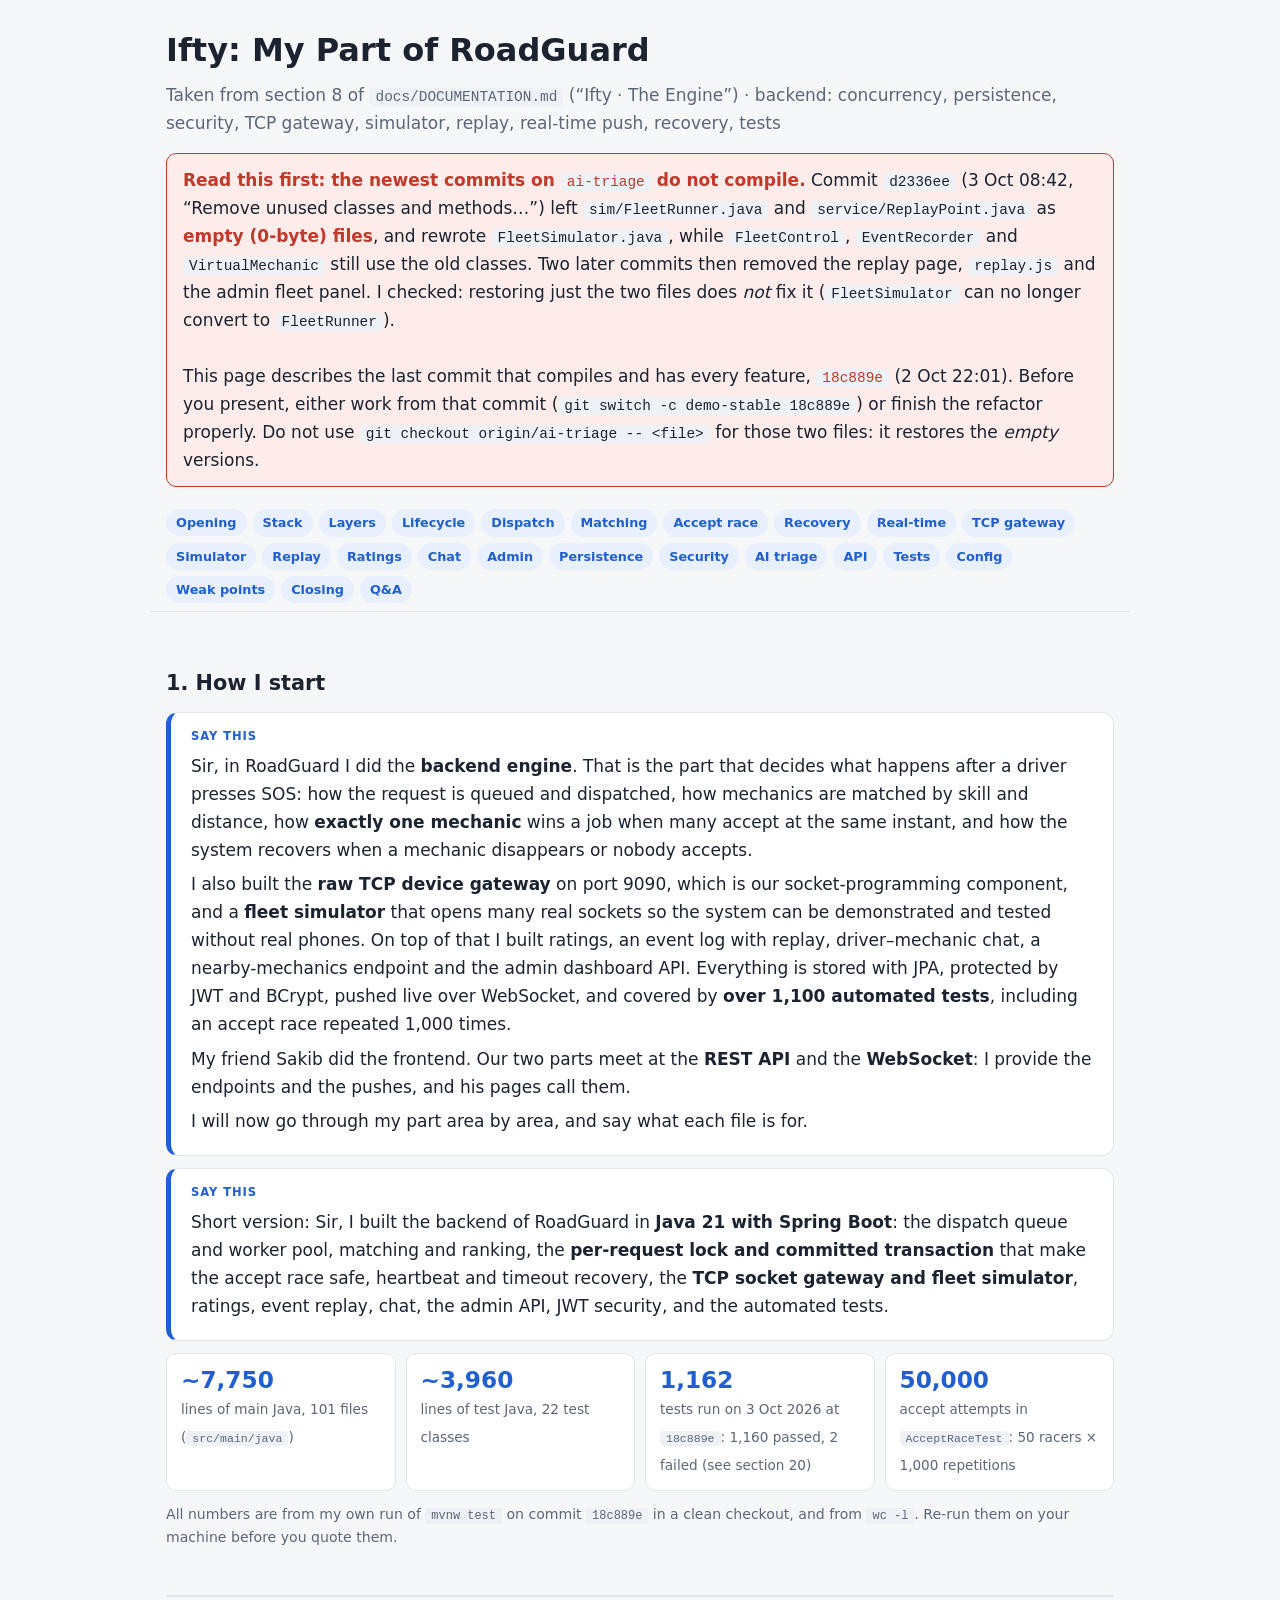
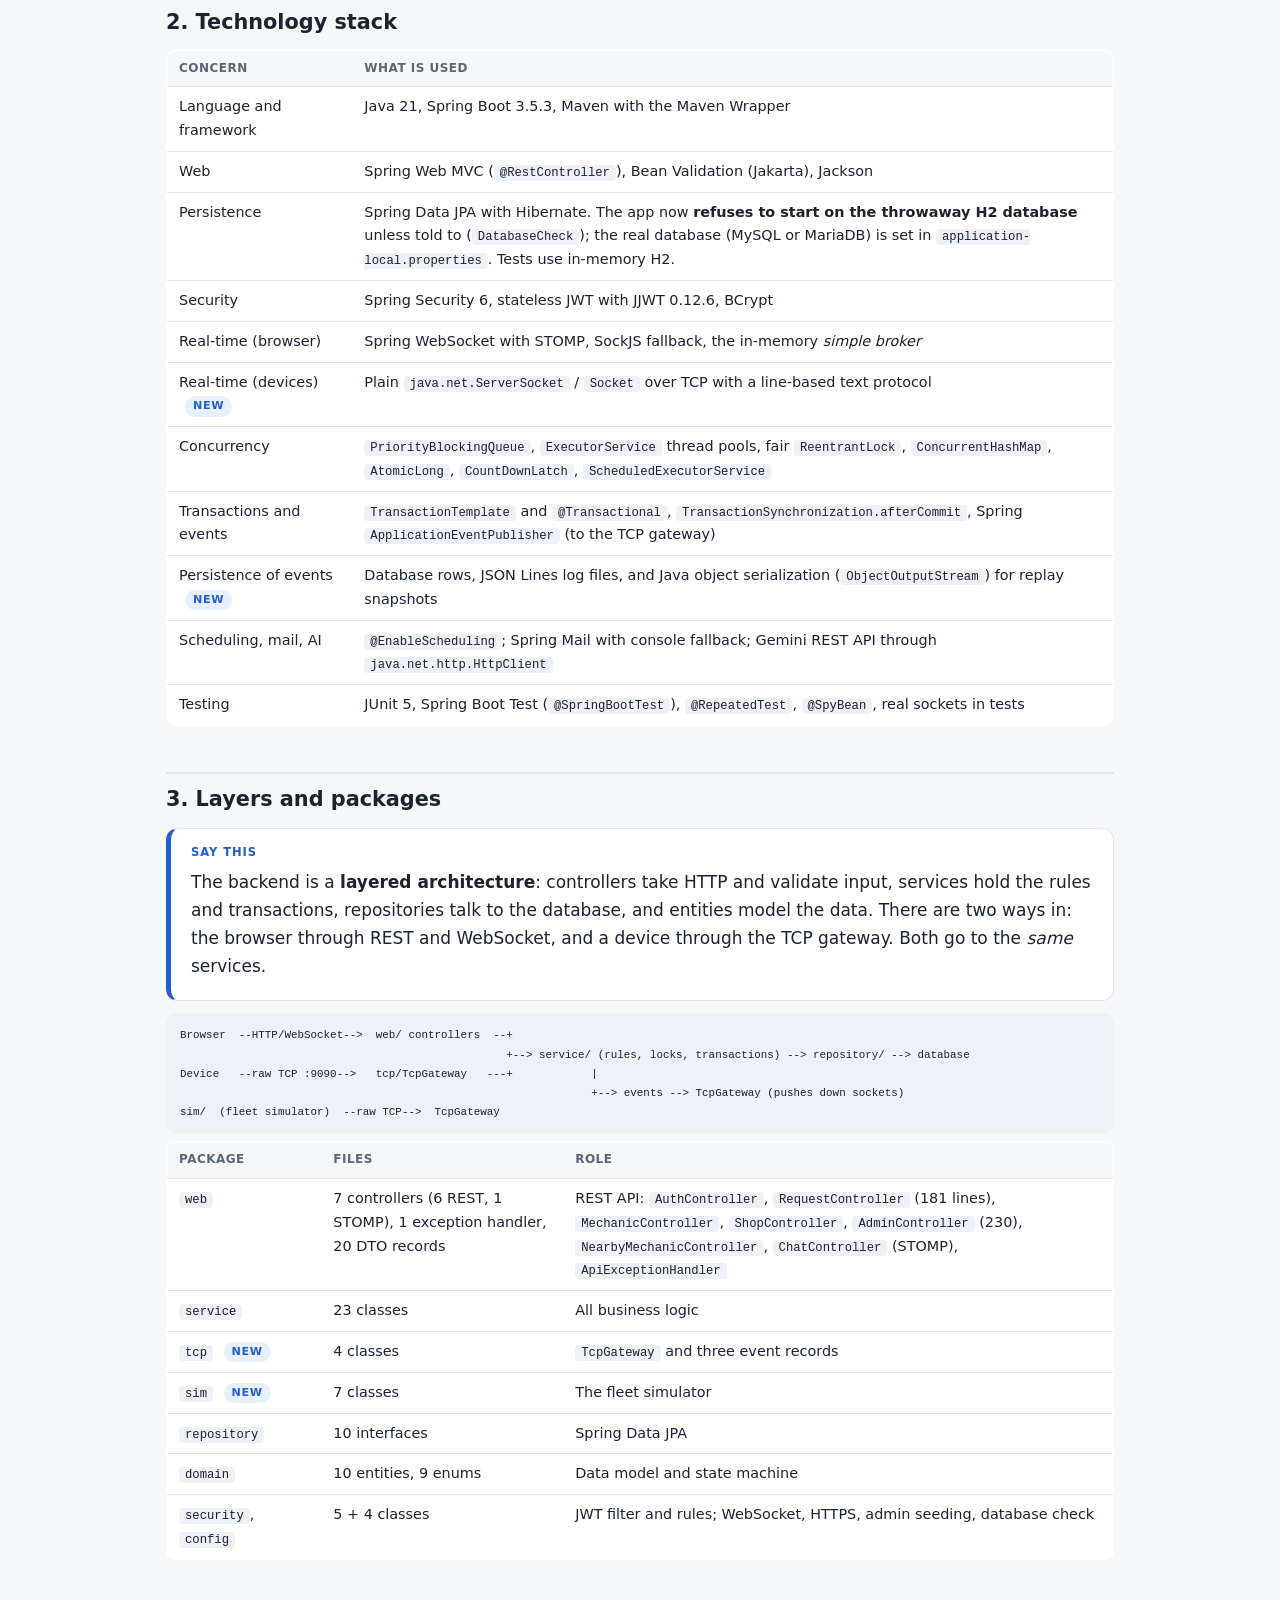
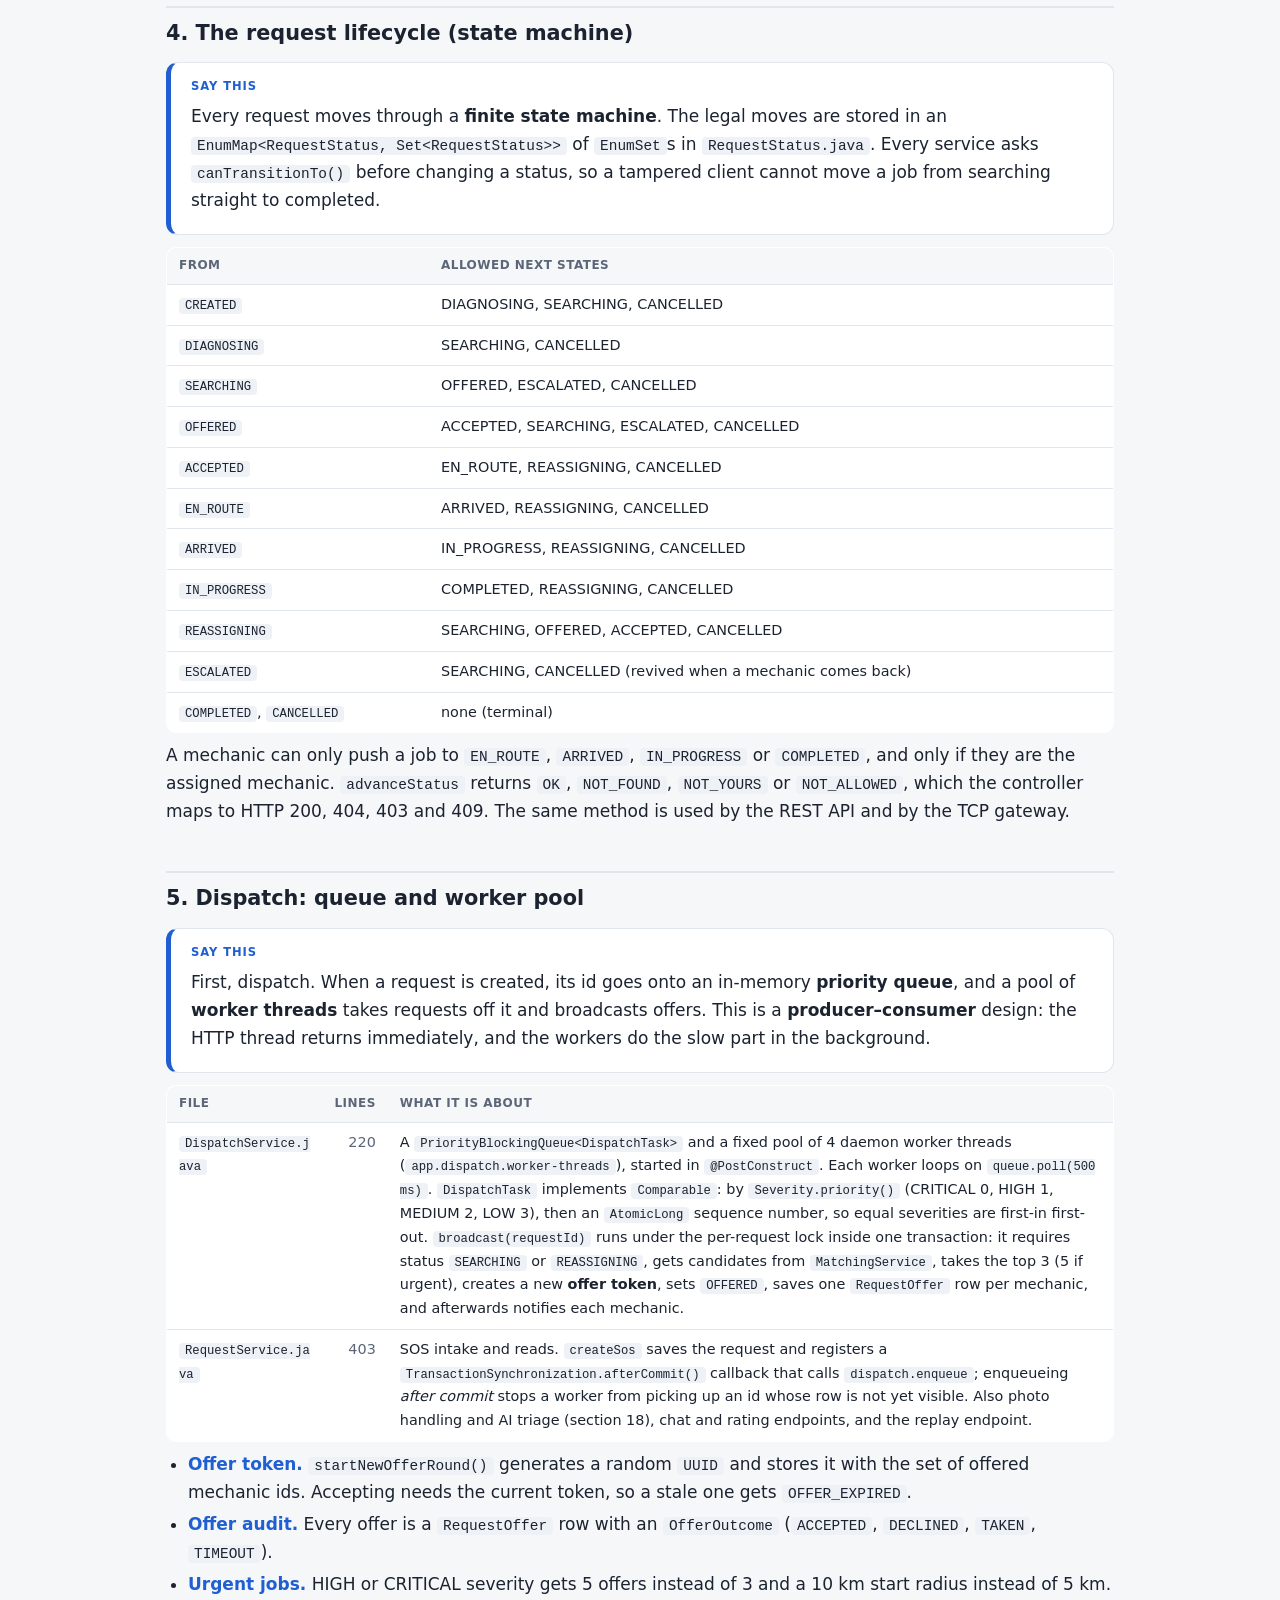
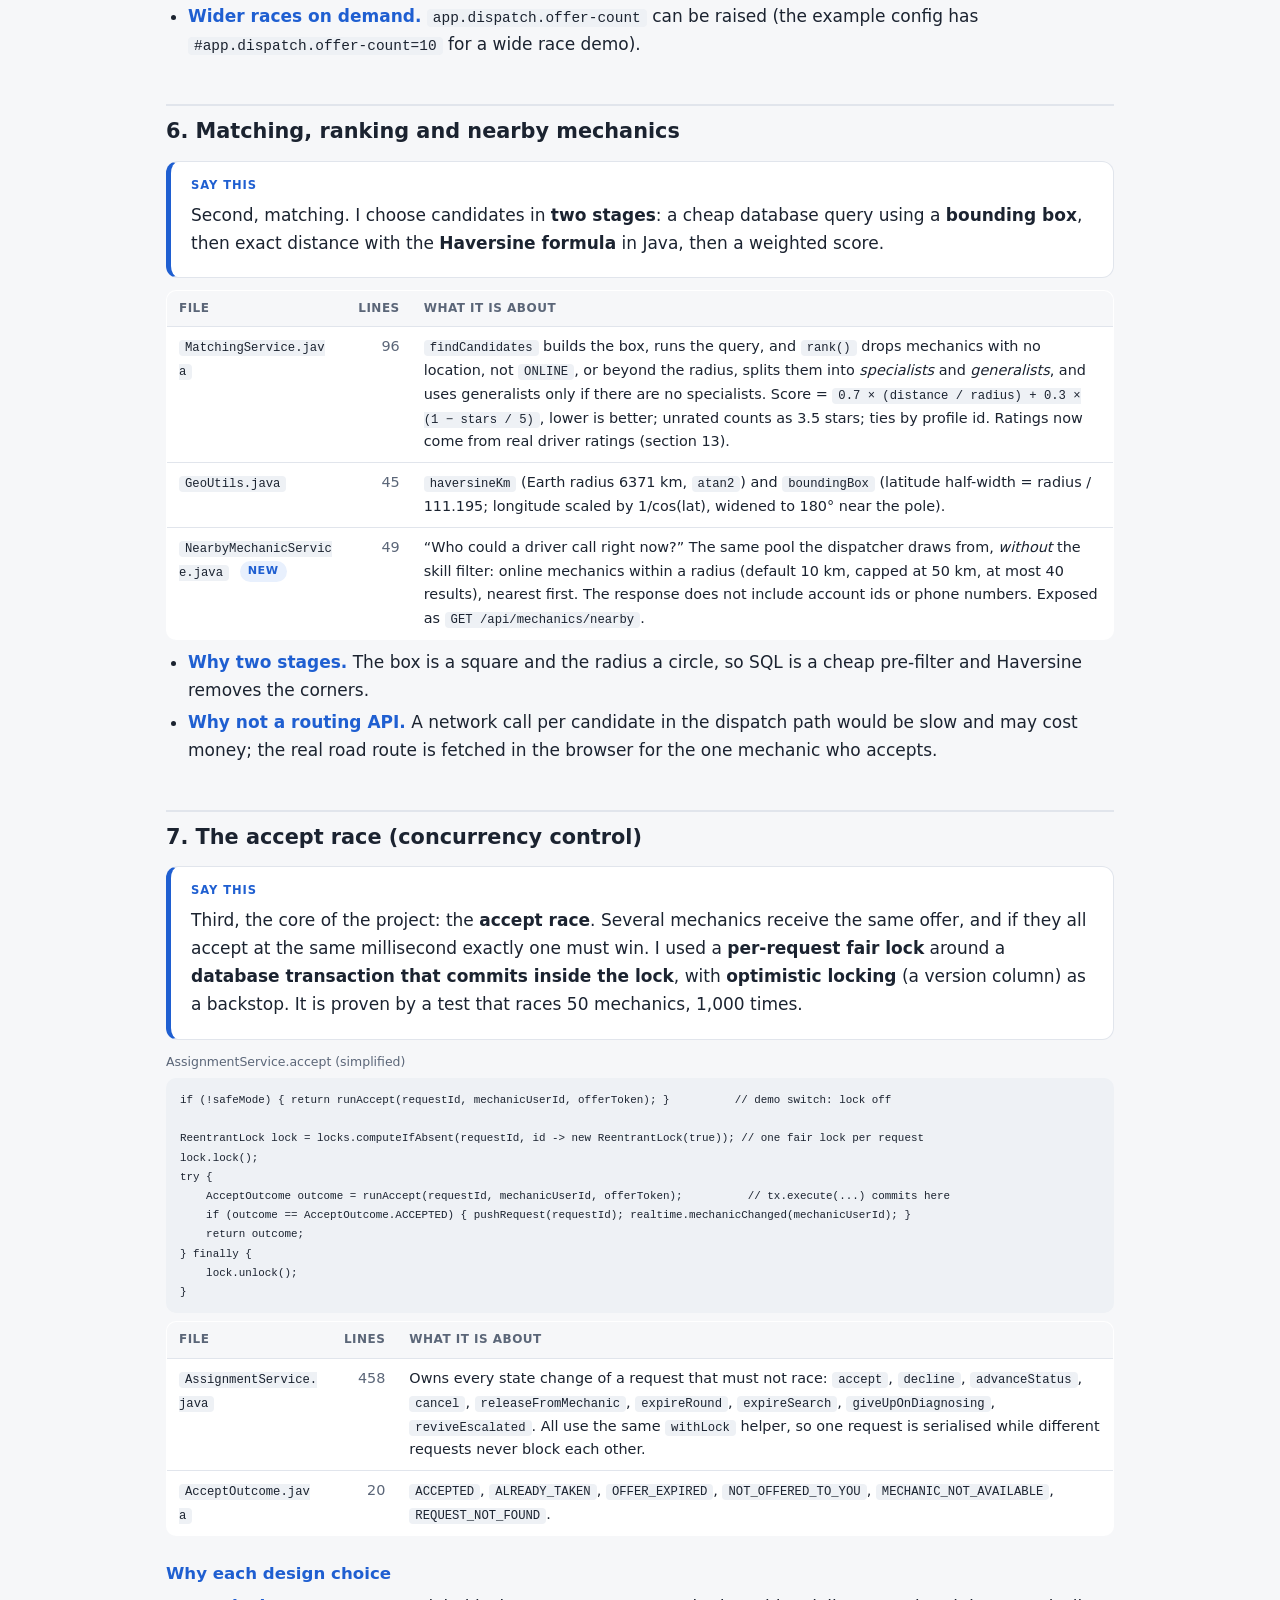
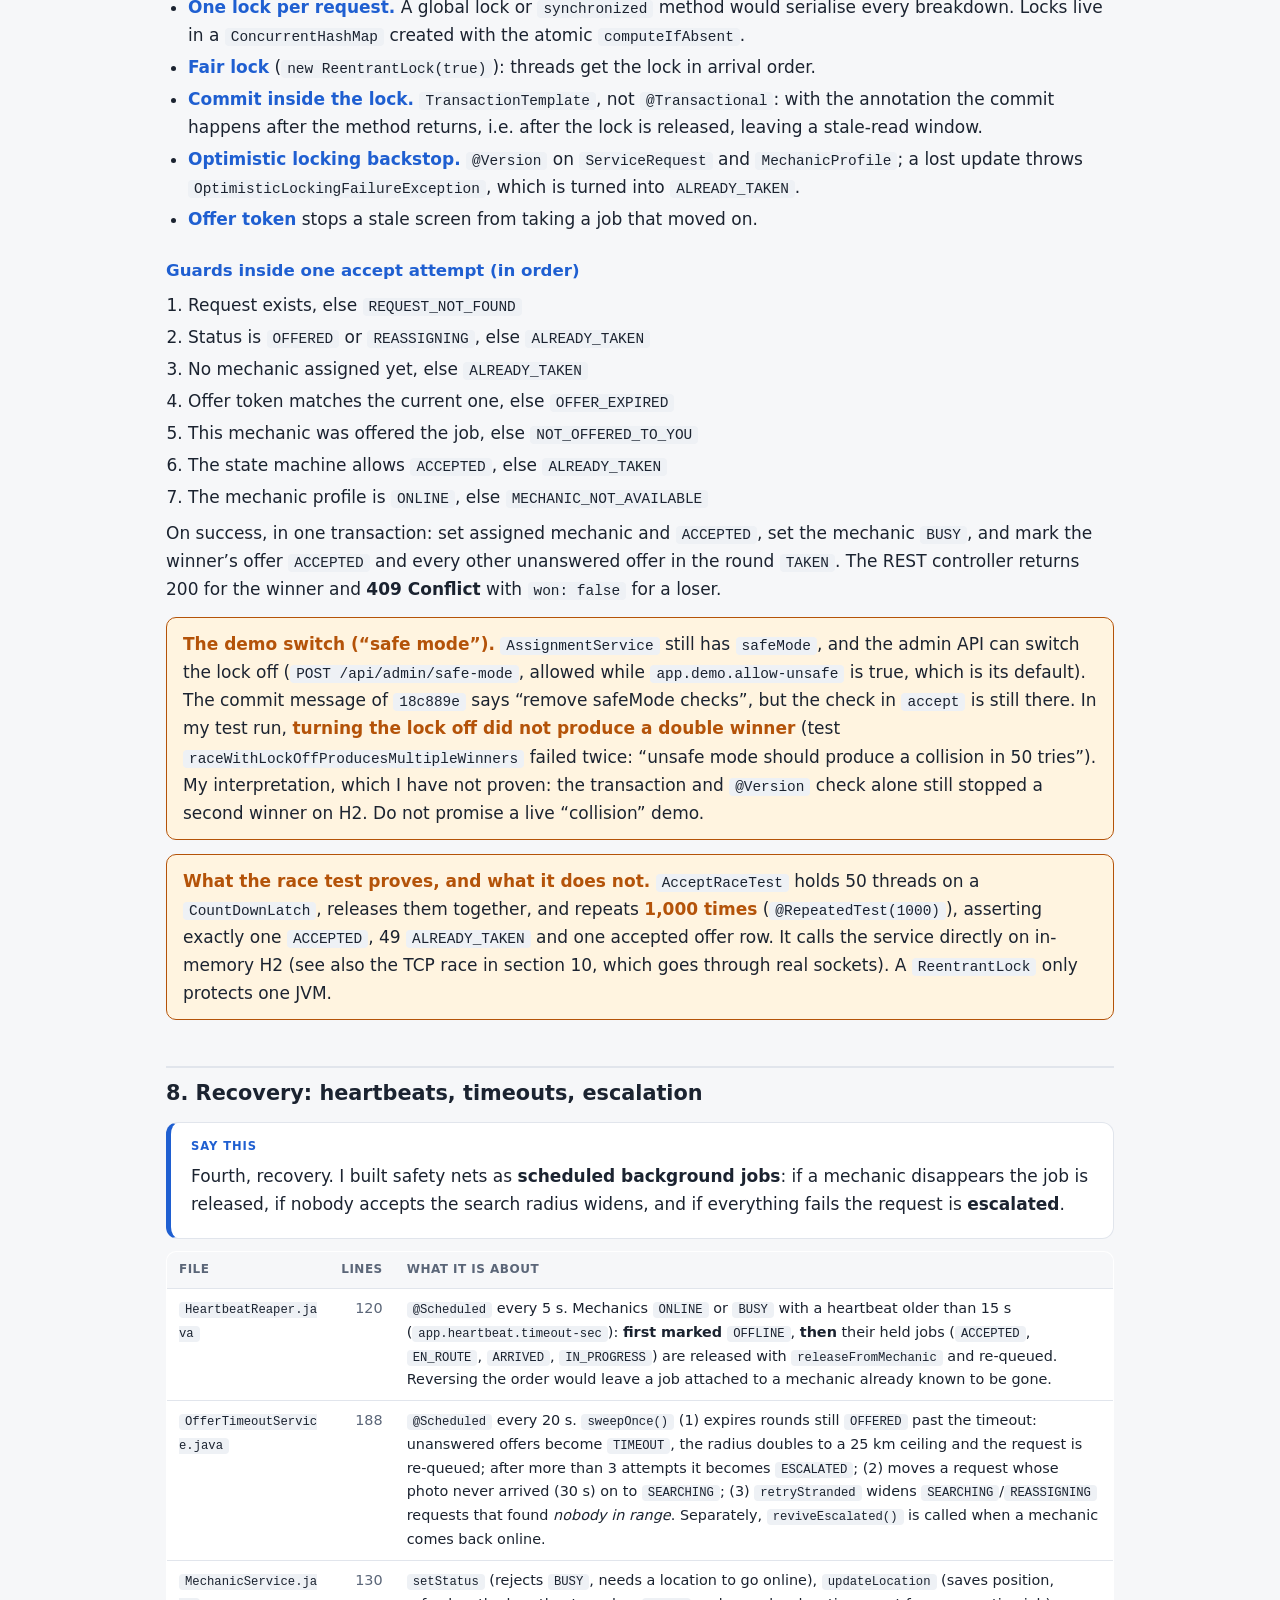
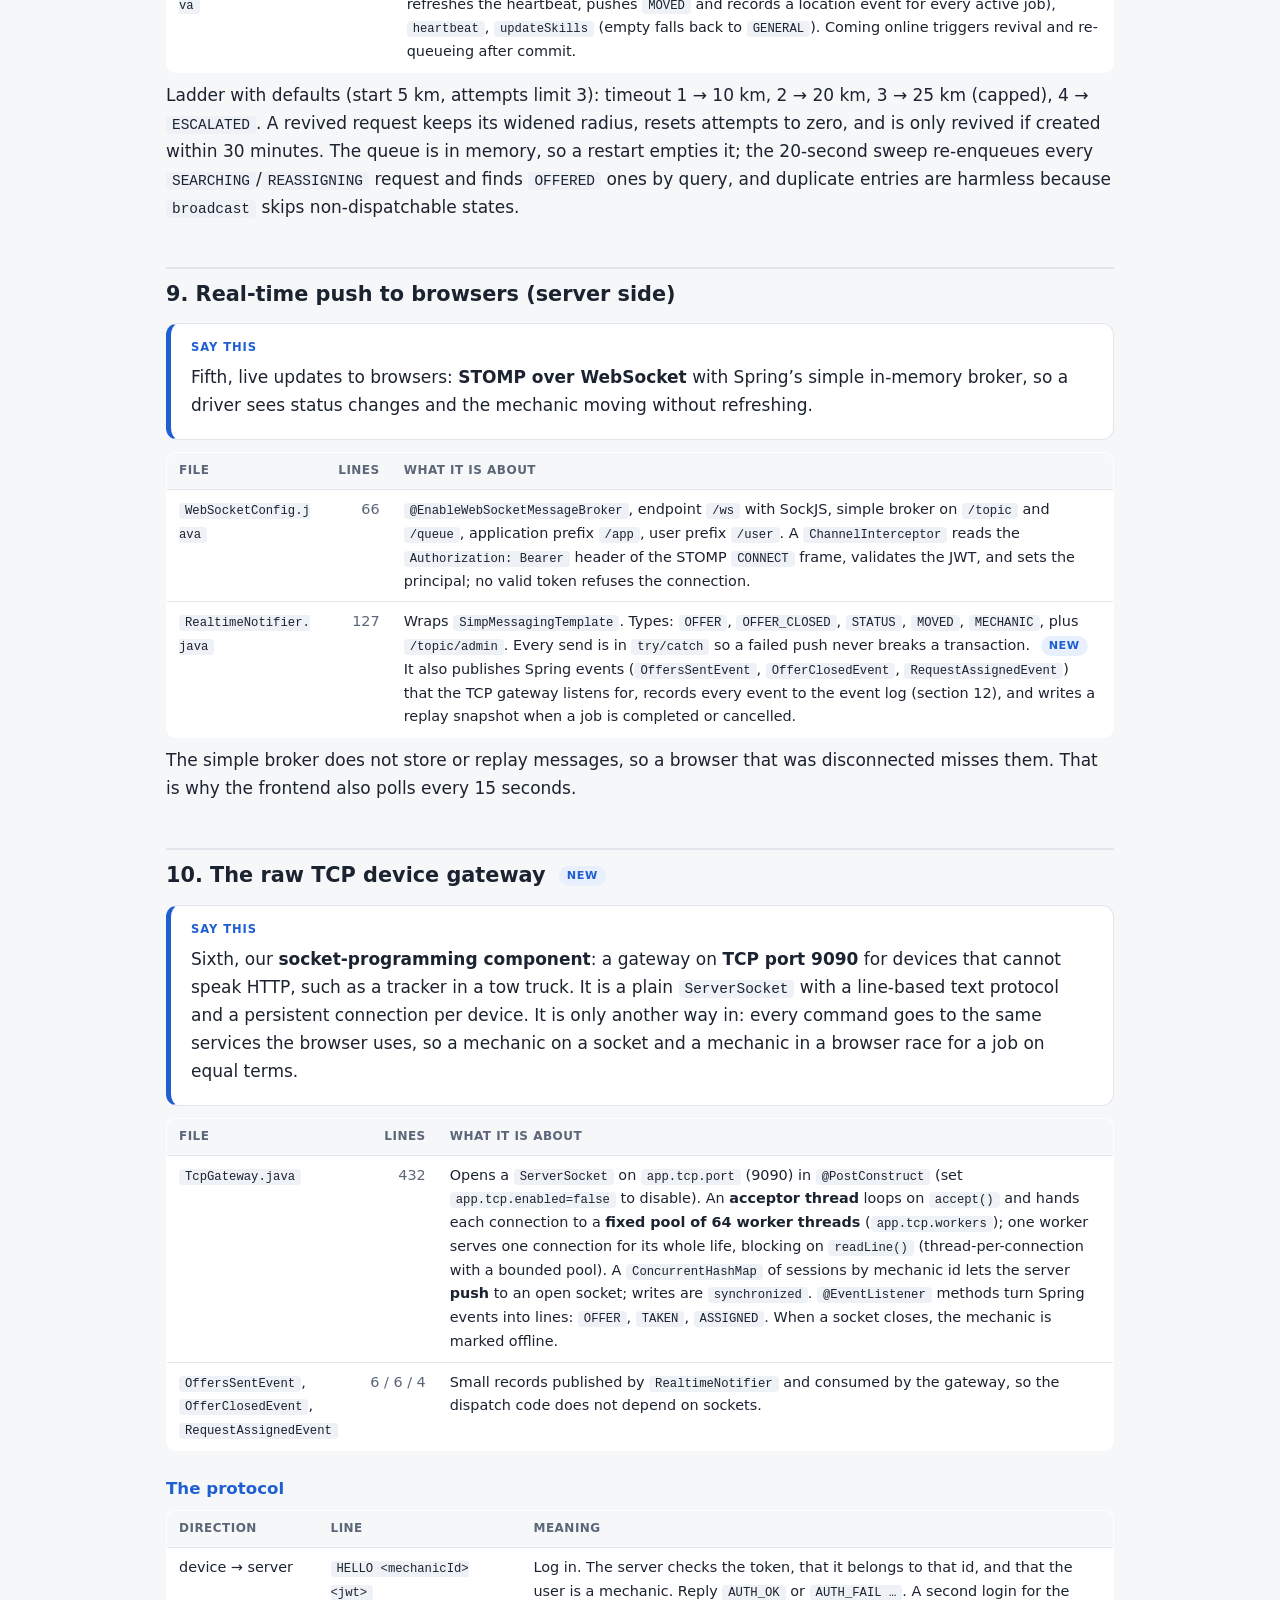
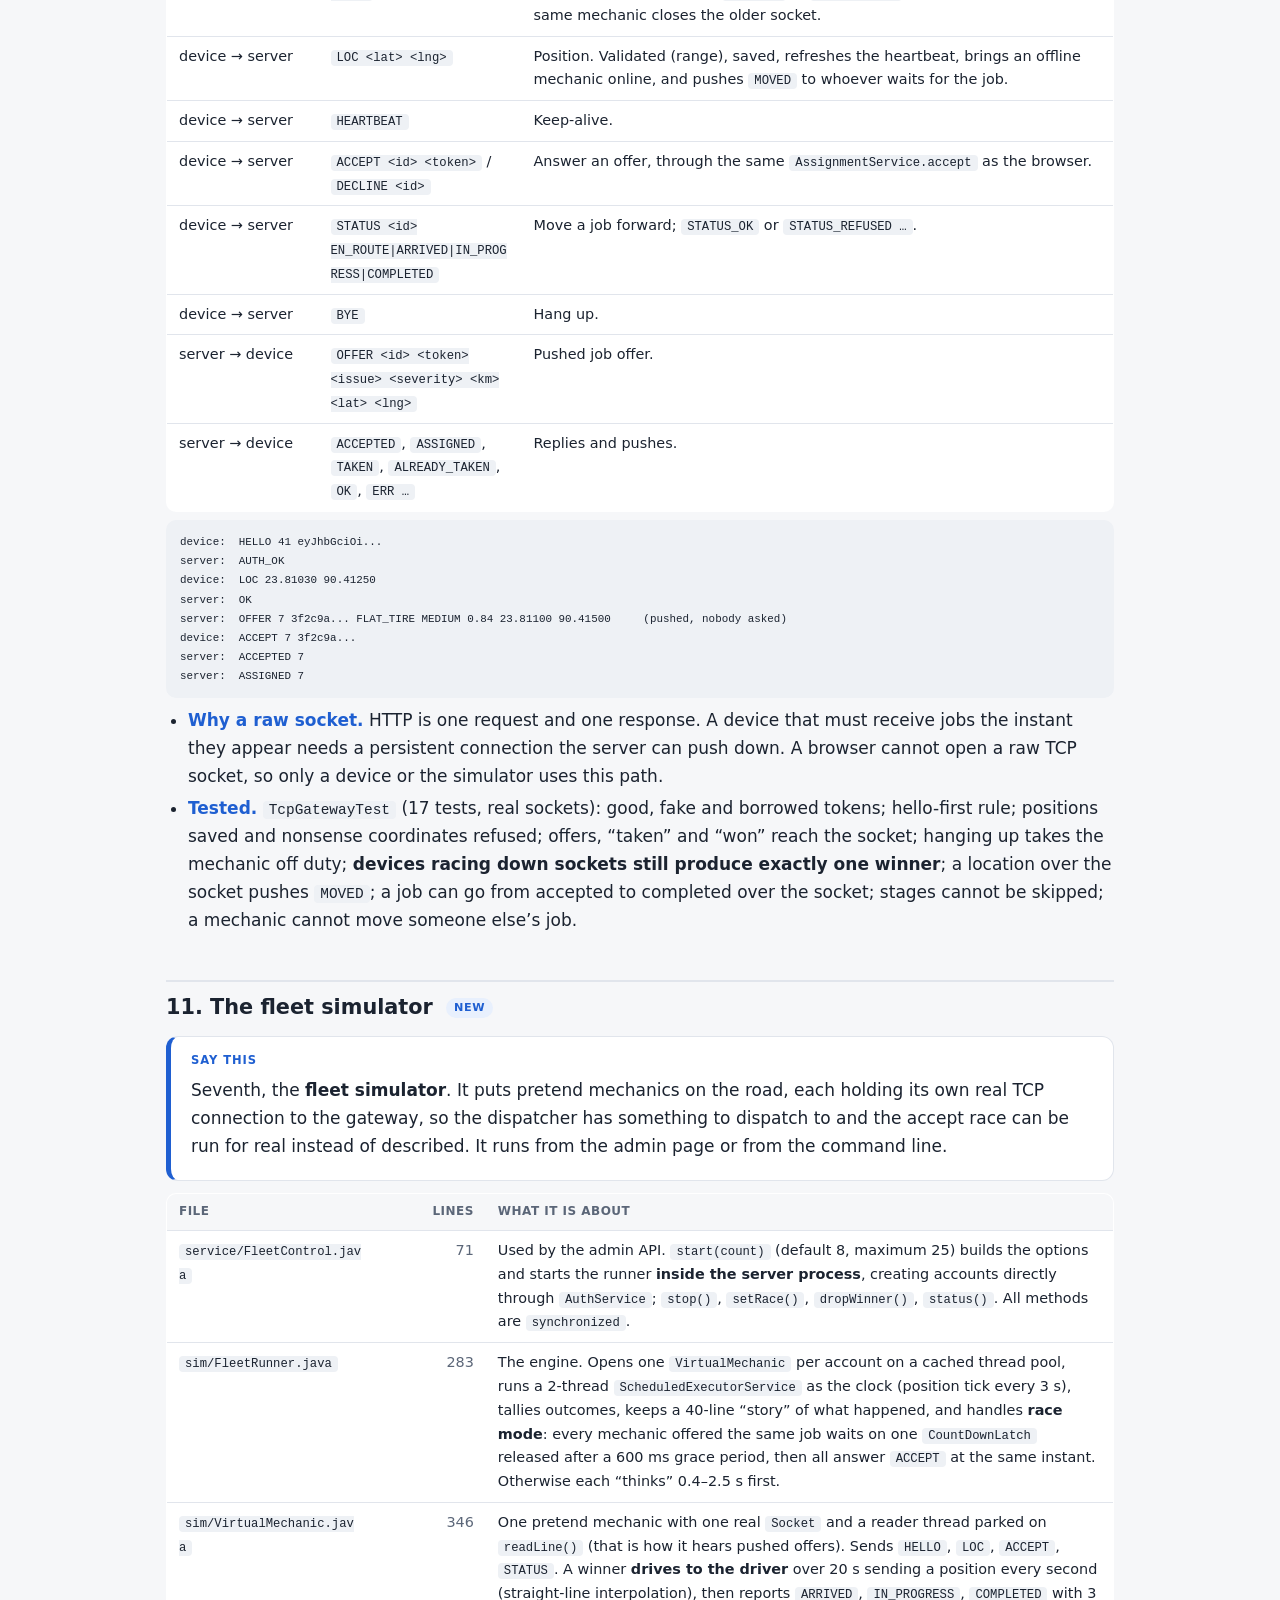
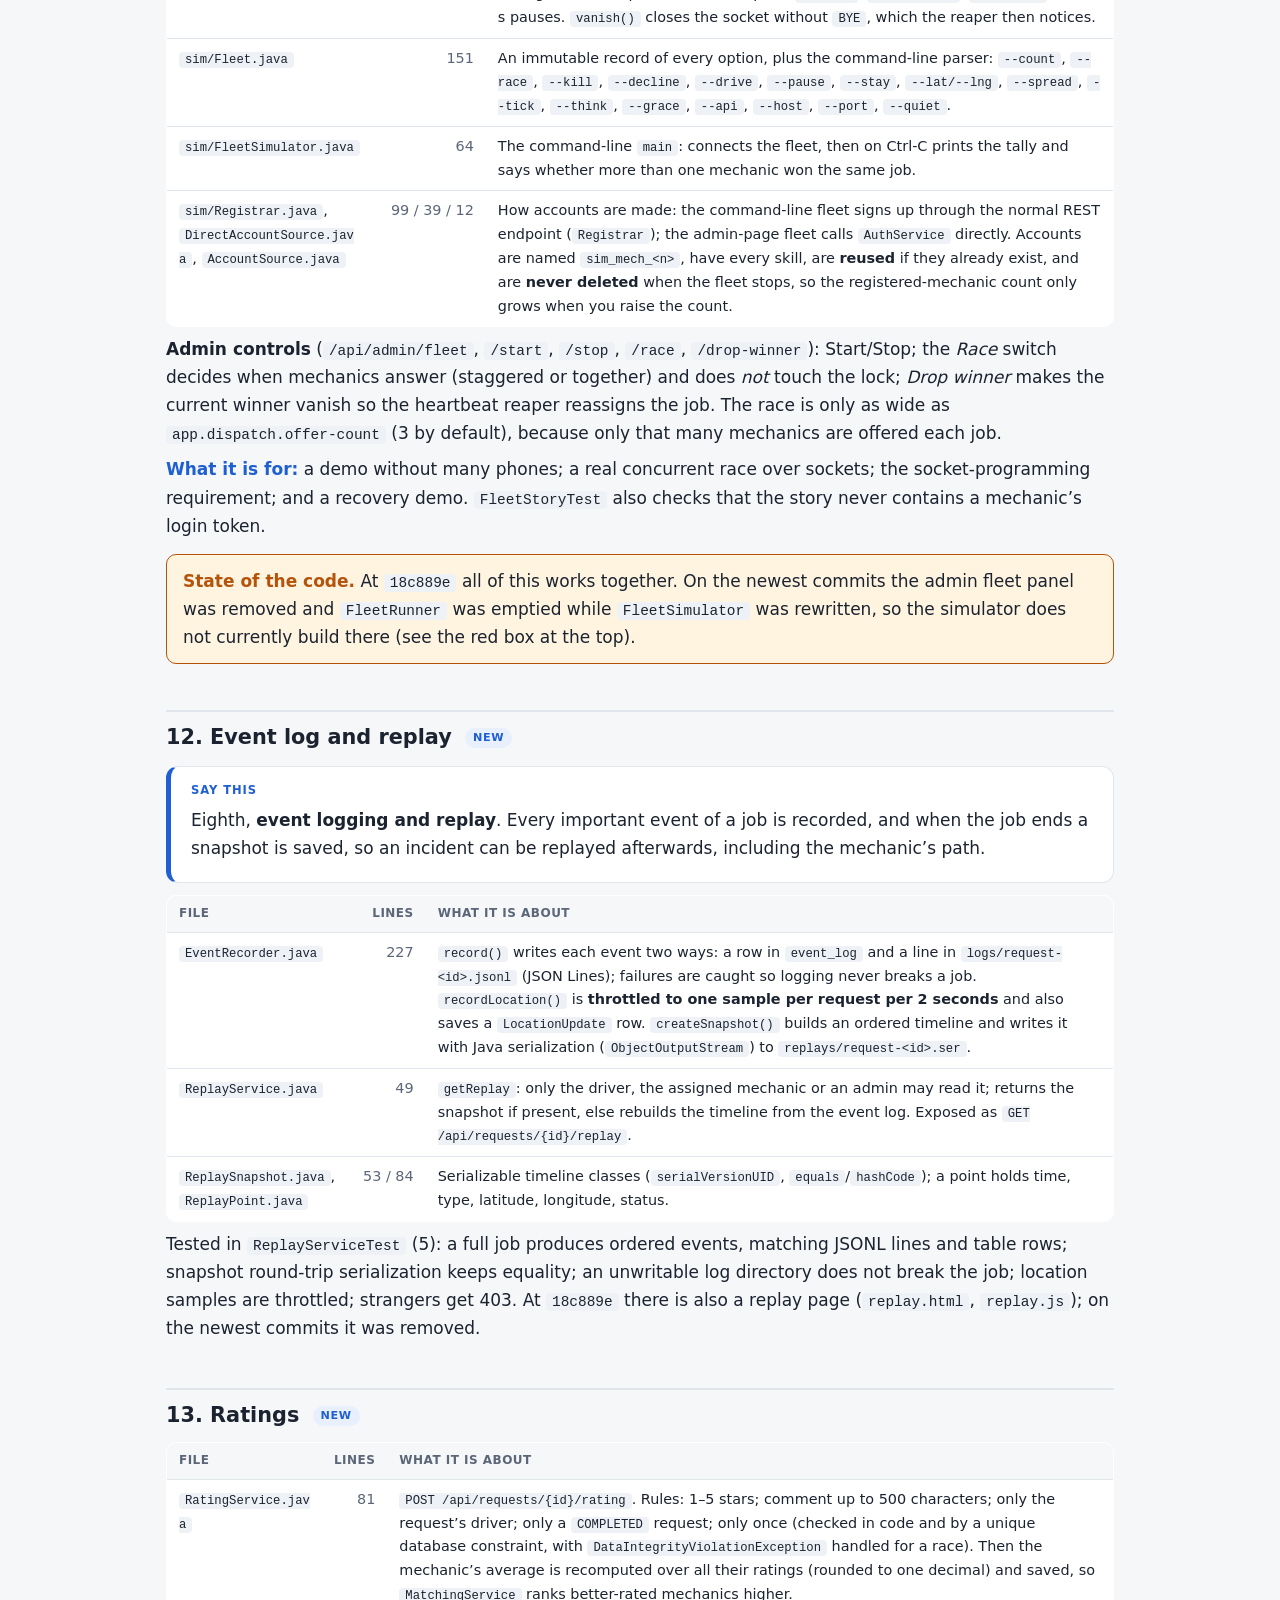
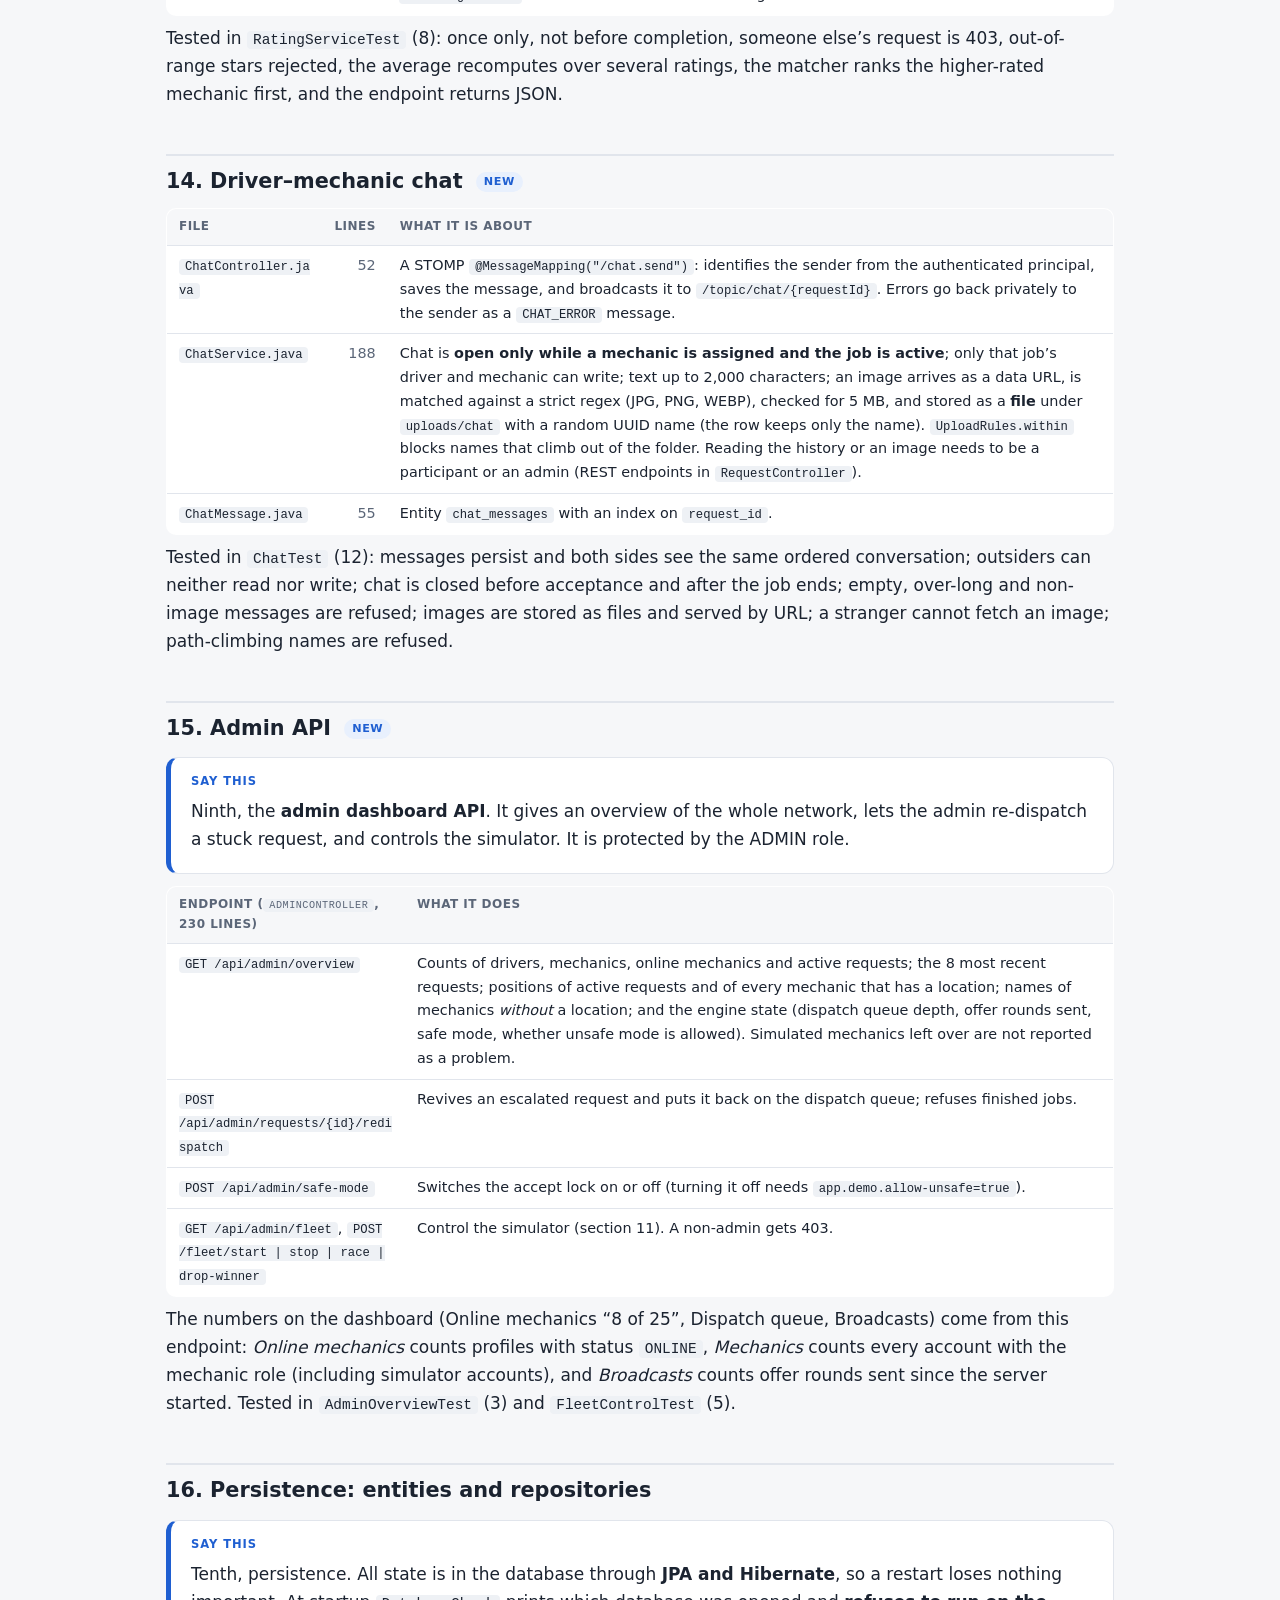
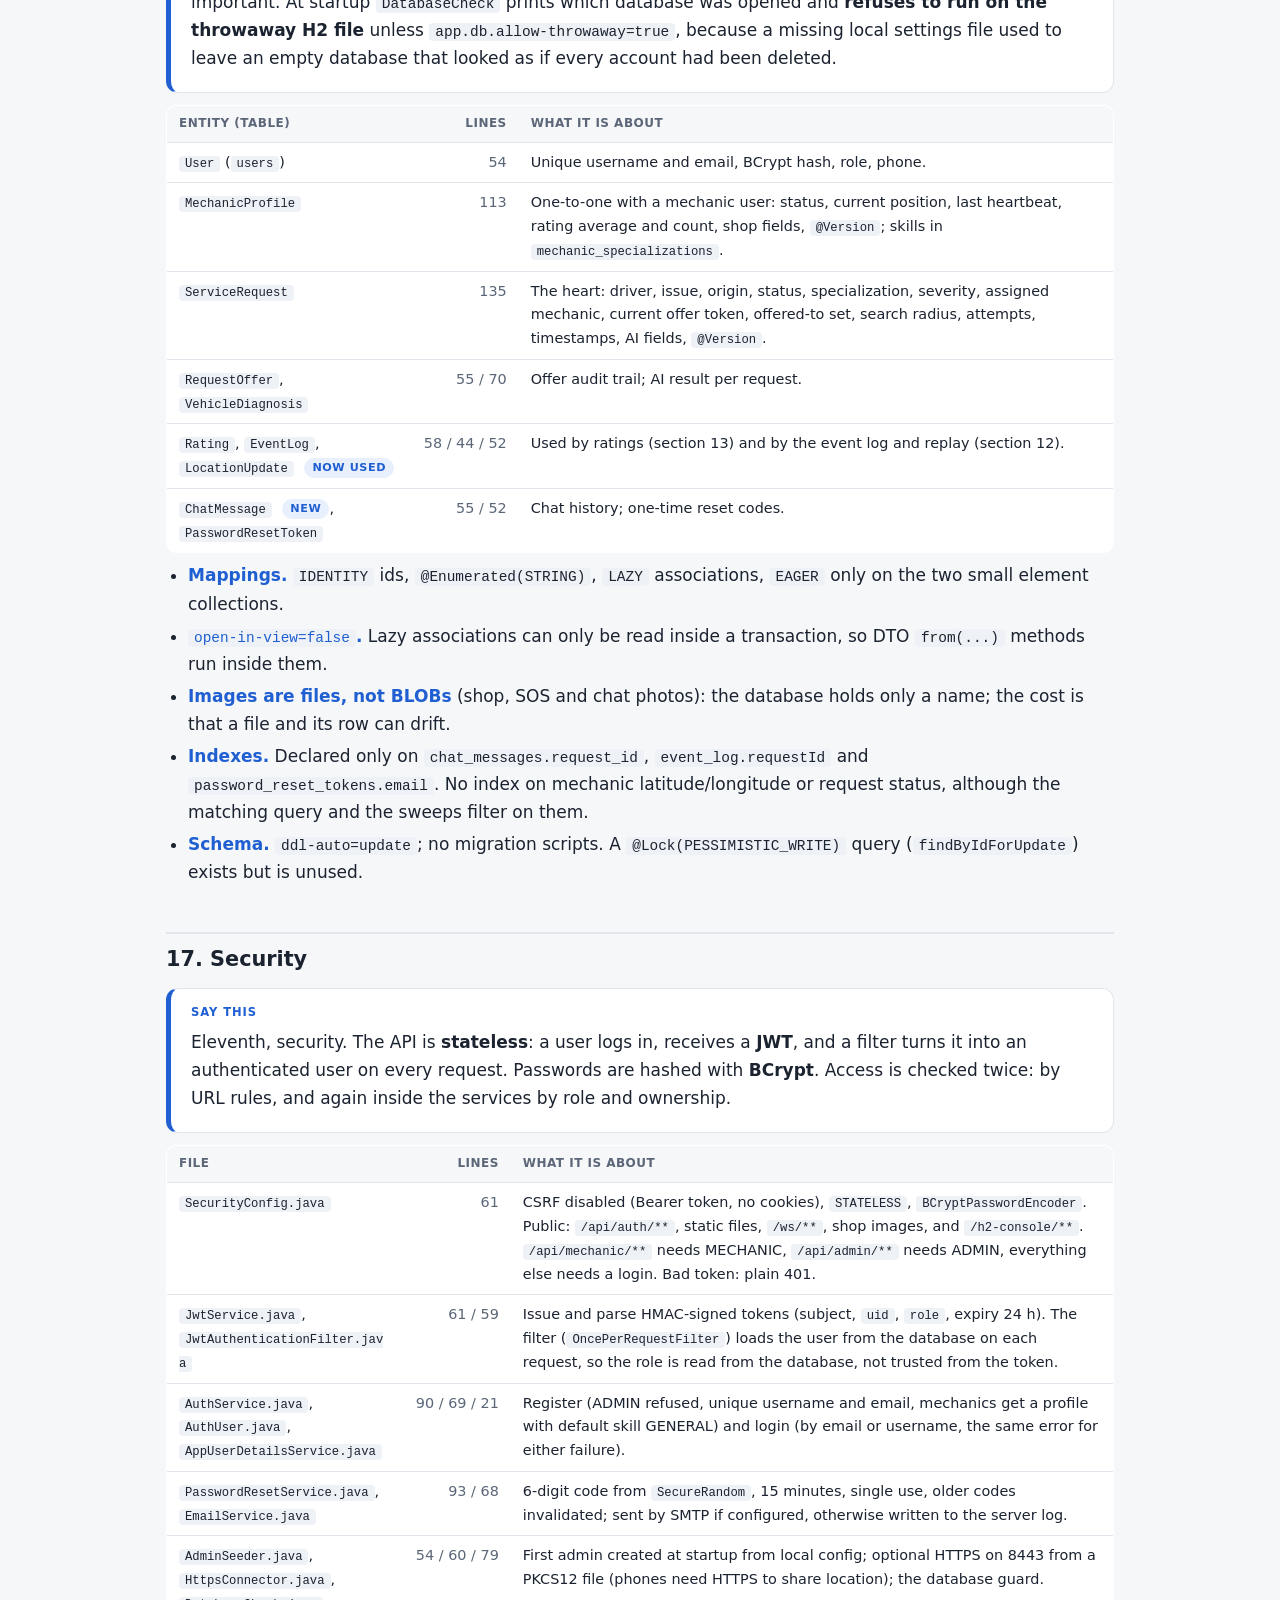
<file: docs/ifty-part.html>
<!doctype html>
<html lang="en">
<head>
<meta charset="utf-8">
<meta name="viewport" content="width=device-width, initial-scale=1">
<title>Ifty: My Part of RoadGuard (The Engine)</title>
<style>
  :root {
    --bg: #f6f7f9; --card: #ffffff; --ink: #1b2330; --muted: #5b6678; --line: #e1e5ec;
    --accent: #1f5fd1; --accent-soft: #e8f0fd; --warn: #b45309; --warn-soft: #fff4e0;
    --red: #c0392b; --red-soft: #fdecea; --code: #eef1f5;
  }
  @media (prefers-color-scheme: dark) {
    :root {
      --bg: #12161d; --card: #1a202a; --ink: #e8ecf2; --muted: #9aa5b8; --line: #2a3342;
      --accent: #6ea0ff; --accent-soft: #1b2a45; --warn: #f6ad55; --warn-soft: #3a2b12;
      --red: #ff8a7a; --red-soft: #3a1c18; --code: #232b38;
    }
  }
  * { box-sizing: border-box; }
  html { scroll-behavior: smooth; }
  body { margin: 0; background: var(--bg); color: var(--ink);
    font: 17px/1.65 system-ui, -apple-system, "Segoe UI", Roboto, sans-serif; }
  .wrap { max-width: 980px; margin: 0 auto; padding: 24px 16px 80px; }
  h1 { font-size: 2rem; margin: 0 0 4px; }
  h2 { font-size: 1.3rem; margin: 46px 0 10px; padding-top: 8px; border-top: 2px solid var(--line); }
  h3 { font-size: 1.04rem; margin: 24px 0 6px; color: var(--accent); }
  p { margin: 8px 0; }
  ul, ol { margin: 6px 0 6px 22px; padding: 0; }
  li { margin: 4px 0; }
  .sub { color: var(--muted); margin: 0 0 16px; }
  .small { font-size: .88rem; color: var(--muted); }
  .term { font-weight: 700; color: var(--accent); }
  .new { display: inline-block; font-size: .7rem; font-weight: 700; letter-spacing: .05em; padding: 1px 8px; border-radius: 999px;
    background: var(--accent-soft); color: var(--accent); vertical-align: middle; margin-left: 6px; }
  code { font: .85em ui-monospace, SFMono-Regular, Menlo, Consolas, monospace; background: var(--code);
    padding: 1px 6px; border-radius: 4px; word-break: break-word; }
  pre { background: var(--code); border-radius: 10px; padding: 12px 14px; overflow-x: auto; font-size: .8rem; line-height: 1.5; margin: 8px 0; }
  pre code { background: none; padding: 0; word-break: normal; }
  .ref { display: block; font-size: .78rem; color: var(--muted); margin: 10px 0 -2px; }

  nav { position: sticky; top: 0; z-index: 5; background: var(--bg); border-bottom: 1px solid var(--line);
    margin: 0 -16px 8px; padding: 8px 16px; display: flex; gap: 6px; flex-wrap: wrap; }
  nav a { color: var(--accent); text-decoration: none; font-size: .8rem; font-weight: 600;
    padding: 3px 10px; border-radius: 999px; background: var(--accent-soft); }

  .say { background: var(--card); border: 1px solid var(--line); border-left: 5px solid var(--accent);
    border-radius: 12px; padding: 14px 20px; margin: 12px 0; }
  .say::before { content: "SAY THIS"; display: block; font-size: .72rem; font-weight: 700; letter-spacing: .08em;
    color: var(--accent); margin-bottom: 4px; }
  .say p { margin: 6px 0; }

  .note, .risk { border-radius: 10px; padding: 12px 16px; margin: 14px 0; border: 1px solid; }
  .note { background: var(--warn-soft); border-color: var(--warn); } .note strong { color: var(--warn); }
  .risk { background: var(--red-soft); border-color: var(--red); } .risk strong { color: var(--red); }

  .tablewrap { overflow-x: auto; margin: 8px 0; }
  table { width: 100%; border-collapse: collapse; font-size: .9rem; background: var(--card);
    border: 1px solid var(--line); border-radius: 10px; overflow: hidden; }
  th, td { text-align: left; vertical-align: top; padding: 8px 12px; border-bottom: 1px solid var(--line); }
  th { background: var(--bg); font-size: .75rem; text-transform: uppercase; letter-spacing: .04em; color: var(--muted); }
  tr:last-child td { border-bottom: 0; }
  td.n, th.n { white-space: nowrap; color: var(--muted); text-align: right; }
  td:first-child { min-width: 9.5rem; }
  td:first-child code { word-break: normal; overflow-wrap: anywhere; }

  .stats { display: grid; grid-template-columns: repeat(auto-fit, minmax(150px, 1fr)); gap: 10px; margin: 12px 0; }
  .stat { background: var(--card); border: 1px solid var(--line); border-radius: 10px; padding: 12px 14px; }
  .stat b { display: block; font-size: 1.45rem; color: var(--accent); line-height: 1.2; }
  .stat span { font-size: .85rem; color: var(--muted); }

  details { background: var(--card); border: 1px solid var(--line); border-radius: 10px; padding: 10px 16px; margin: 8px 0; }
  summary { cursor: pointer; font-weight: 600; }
  details[open] summary { margin-bottom: 6px; color: var(--accent); }
  details p { margin: 6px 0; }
  .hand { display: inline-block; font-size: .72rem; font-weight: 700; letter-spacing: .04em; padding: 1px 8px; border-radius: 999px;
    background: var(--warn-soft); color: var(--warn); border: 1px solid var(--warn); margin-left: 6px; vertical-align: middle; }

  @media print {
    body { background: #fff; color: #000; font-size: 10.5pt; }
    nav { display: none; }
    .say, table, details, pre { break-inside: avoid; }
    details > * { display: block; }
  }
</style>
</head>
<body>
<div class="wrap">

  <h1>Ifty: My Part of RoadGuard</h1>
  <p class="sub">Taken from section 8 of <code>docs/DOCUMENTATION.md</code> (&ldquo;Ifty &middot; The Engine&rdquo;) &middot; backend: concurrency, persistence, security, TCP gateway, simulator, replay, real-time push, recovery, tests</p>

  <div class="risk"><strong>Read this first: the newest commits on <code>ai-triage</code> do not compile.</strong>
    Commit <code>d2336ee</code> (3 Oct 08:42, &ldquo;Remove unused classes and methods&hellip;&rdquo;) left <code>sim/FleetRunner.java</code> and <code>service/ReplayPoint.java</code> as <strong>empty (0-byte) files</strong>, and rewrote <code>FleetSimulator.java</code>,
    while <code>FleetControl</code>, <code>EventRecorder</code> and <code>VirtualMechanic</code> still use the old classes. Two later commits then removed the replay page, <code>replay.js</code> and the admin fleet panel.
    I checked: restoring just the two files does <em>not</em> fix it (<code>FleetSimulator</code> can no longer convert to <code>FleetRunner</code>).
    <br><br>This page describes the last commit that compiles and has every feature, <strong><code>18c889e</code></strong> (2 Oct 22:01). Before you present, either work from that commit (<code>git switch -c demo-stable 18c889e</code>) or finish the refactor properly.
    Do not use <code>git checkout origin/ai-triage -- &lt;file&gt;</code> for those two files: it restores the <em>empty</em> versions.</div>

  <nav>
    <a href="#intro">Opening</a>
    <a href="#stack">Stack</a>
    <a href="#layers">Layers</a>
    <a href="#lifecycle">Lifecycle</a>
    <a href="#dispatch">Dispatch</a>
    <a href="#matching">Matching</a>
    <a href="#race">Accept race</a>
    <a href="#recovery">Recovery</a>
    <a href="#push">Real-time</a>
    <a href="#tcp">TCP gateway</a>
    <a href="#sim">Simulator</a>
    <a href="#replay">Replay</a>
    <a href="#rating">Ratings</a>
    <a href="#chat">Chat</a>
    <a href="#admin">Admin</a>
    <a href="#data">Persistence</a>
    <a href="#security">Security</a>
    <a href="#ai">AI triage</a>
    <a href="#api">API</a>
    <a href="#tests">Tests</a>
    <a href="#config">Config</a>
    <a href="#weak">Weak points</a>
    <a href="#close">Closing</a>
    <a href="#qna">Q&amp;A</a>
  </nav>

  <!-- ============================================================ -->
  <h2 id="intro" style="border-top:0">1. How I start</h2>
  <div class="say">
    <p>Sir, in RoadGuard I did the <strong>backend engine</strong>. That is the part that decides what happens after a driver presses SOS:
      how the request is queued and dispatched, how mechanics are matched by skill and distance, how <strong>exactly one mechanic</strong> wins a job when many accept at the same instant,
      and how the system recovers when a mechanic disappears or nobody accepts.</p>
    <p>I also built the <strong>raw TCP device gateway</strong> on port 9090, which is our socket-programming component, and a <strong>fleet simulator</strong> that opens many real sockets so the system can be demonstrated and tested without real phones.
      On top of that I built ratings, an event log with replay, driver&ndash;mechanic chat, a nearby-mechanics endpoint and the admin dashboard API.
      Everything is stored with JPA, protected by JWT and BCrypt, pushed live over WebSocket, and covered by <strong>over 1,100 automated tests</strong>, including an accept race repeated 1,000 times.</p>
    <p>My friend Sakib did the frontend. Our two parts meet at the <strong>REST API</strong> and the <strong>WebSocket</strong>: I provide the endpoints and the pushes, and his pages call them.</p>
    <p>I will now go through my part area by area, and say what each file is for.</p>
  </div>
  <div class="say">
    <p>Short version: Sir, I built the backend of RoadGuard in <strong>Java 21 with Spring Boot</strong>: the dispatch queue and worker pool, matching and ranking, the <strong>per-request lock and committed transaction</strong> that make the accept race safe,
      heartbeat and timeout recovery, the <strong>TCP socket gateway and fleet simulator</strong>, ratings, event replay, chat, the admin API, JWT security, and the automated tests.</p>
  </div>

  <div class="stats">
    <div class="stat"><b>~7,750</b><span>lines of main Java, 101 files (<code>src/main/java</code>)</span></div>
    <div class="stat"><b>~3,960</b><span>lines of test Java, 22 test classes</span></div>
    <div class="stat"><b>1,162</b><span>tests run on 3 Oct 2026 at <code>18c889e</code>: 1,160 passed, 2 failed (see section 20)</span></div>
    <div class="stat"><b>50,000</b><span>accept attempts in <code>AcceptRaceTest</code>: 50 racers &times; 1,000 repetitions</span></div>
  </div>
  <p class="small">All numbers are from my own run of <code>mvnw test</code> on commit <code>18c889e</code> in a clean checkout, and from <code>wc -l</code>. Re-run them on your machine before you quote them.</p>

  <!-- ============================================================ -->
  <h2 id="stack">2. Technology stack</h2>
  <div class="tablewrap"><table>
    <thead><tr><th>Concern</th><th>What is used</th></tr></thead>
    <tbody>
      <tr><td>Language and framework</td><td>Java 21, Spring Boot 3.5.3, Maven with the Maven Wrapper</td></tr>
      <tr><td>Web</td><td>Spring Web MVC (<code>@RestController</code>), Bean Validation (Jakarta), Jackson</td></tr>
      <tr><td>Persistence</td><td>Spring Data JPA with Hibernate. The app now <strong>refuses to start on the throwaway H2 database</strong> unless told to (<code>DatabaseCheck</code>); the real database (MySQL or MariaDB) is set in <code>application-local.properties</code>. Tests use in-memory H2.</td></tr>
      <tr><td>Security</td><td>Spring Security 6, stateless JWT with JJWT 0.12.6, BCrypt</td></tr>
      <tr><td>Real-time (browser)</td><td>Spring WebSocket with STOMP, SockJS fallback, the in-memory <em>simple broker</em></td></tr>
      <tr><td>Real-time (devices) <span class="new">NEW</span></td><td>Plain <code>java.net.ServerSocket</code> / <code>Socket</code> over TCP with a line-based text protocol</td></tr>
      <tr><td>Concurrency</td><td><code>PriorityBlockingQueue</code>, <code>ExecutorService</code> thread pools, fair <code>ReentrantLock</code>, <code>ConcurrentHashMap</code>, <code>AtomicLong</code>, <code>CountDownLatch</code>, <code>ScheduledExecutorService</code></td></tr>
      <tr><td>Transactions and events</td><td><code>TransactionTemplate</code> and <code>@Transactional</code>, <code>TransactionSynchronization.afterCommit</code>, Spring <code>ApplicationEventPublisher</code> (to the TCP gateway)</td></tr>
      <tr><td>Persistence of events <span class="new">NEW</span></td><td>Database rows, JSON Lines log files, and Java object serialization (<code>ObjectOutputStream</code>) for replay snapshots</td></tr>
      <tr><td>Scheduling, mail, AI</td><td><code>@EnableScheduling</code>; Spring Mail with console fallback; Gemini REST API through <code>java.net.http.HttpClient</code></td></tr>
      <tr><td>Testing</td><td>JUnit 5, Spring Boot Test (<code>@SpringBootTest</code>), <code>@RepeatedTest</code>, <code>@SpyBean</code>, real sockets in tests</td></tr>
    </tbody>
  </table></div>

  <!-- ============================================================ -->
  <h2 id="layers">3. Layers and packages</h2>
  <div class="say">
    <p>The backend is a <strong>layered architecture</strong>: controllers take HTTP and validate input, services hold the rules and transactions, repositories talk to the database, and entities model the data.
      There are two ways in: the browser through REST and WebSocket, and a device through the TCP gateway. Both go to the <em>same</em> services.</p>
  </div>
<pre><code>Browser  --HTTP/WebSocket-->  web/ controllers  --+
                                                  +--> service/ (rules, locks, transactions) --> repository/ --> database
Device   --raw TCP :9090-->   tcp/TcpGateway   ---+            |
                                                               +--> events --> TcpGateway (pushes down sockets)
sim/  (fleet simulator)  --raw TCP-->  TcpGateway</code></pre>
  <div class="tablewrap"><table>
    <thead><tr><th>Package</th><th>Files</th><th>Role</th></tr></thead>
    <tbody>
      <tr><td><code>web</code></td><td>7 controllers (6 REST, 1 STOMP), 1 exception handler, 20 DTO records</td><td>REST API: <code>AuthController</code>, <code>RequestController</code> (181 lines), <code>MechanicController</code>, <code>ShopController</code>, <code>AdminController</code> (230), <code>NearbyMechanicController</code>, <code>ChatController</code> (STOMP), <code>ApiExceptionHandler</code></td></tr>
      <tr><td><code>service</code></td><td>23 classes</td><td>All business logic</td></tr>
      <tr><td><code>tcp</code> <span class="new">NEW</span></td><td>4 classes</td><td><code>TcpGateway</code> and three event records</td></tr>
      <tr><td><code>sim</code> <span class="new">NEW</span></td><td>7 classes</td><td>The fleet simulator</td></tr>
      <tr><td><code>repository</code></td><td>10 interfaces</td><td>Spring Data JPA</td></tr>
      <tr><td><code>domain</code></td><td>10 entities, 9 enums</td><td>Data model and state machine</td></tr>
      <tr><td><code>security</code>, <code>config</code></td><td>5 + 4 classes</td><td>JWT filter and rules; WebSocket, HTTPS, admin seeding, database check</td></tr>
    </tbody>
  </table></div>

  <!-- ============================================================ -->
  <h2 id="lifecycle">4. The request lifecycle (state machine)</h2>
  <div class="say">
    <p>Every request moves through a <strong>finite state machine</strong>. The legal moves are stored in an <code>EnumMap&lt;RequestStatus, Set&lt;RequestStatus&gt;&gt;</code> of <code>EnumSet</code>s in <code>RequestStatus.java</code>.
      Every service asks <code>canTransitionTo()</code> before changing a status, so a tampered client cannot move a job from searching straight to completed.</p>
  </div>
  <div class="tablewrap"><table>
    <thead><tr><th>From</th><th>Allowed next states</th></tr></thead>
    <tbody>
      <tr><td><code>CREATED</code></td><td>DIAGNOSING, SEARCHING, CANCELLED</td></tr>
      <tr><td><code>DIAGNOSING</code></td><td>SEARCHING, CANCELLED</td></tr>
      <tr><td><code>SEARCHING</code></td><td>OFFERED, ESCALATED, CANCELLED</td></tr>
      <tr><td><code>OFFERED</code></td><td>ACCEPTED, SEARCHING, ESCALATED, CANCELLED</td></tr>
      <tr><td><code>ACCEPTED</code></td><td>EN_ROUTE, REASSIGNING, CANCELLED</td></tr>
      <tr><td><code>EN_ROUTE</code></td><td>ARRIVED, REASSIGNING, CANCELLED</td></tr>
      <tr><td><code>ARRIVED</code></td><td>IN_PROGRESS, REASSIGNING, CANCELLED</td></tr>
      <tr><td><code>IN_PROGRESS</code></td><td>COMPLETED, REASSIGNING, CANCELLED</td></tr>
      <tr><td><code>REASSIGNING</code></td><td>SEARCHING, OFFERED, ACCEPTED, CANCELLED</td></tr>
      <tr><td><code>ESCALATED</code></td><td>SEARCHING, CANCELLED (revived when a mechanic comes back)</td></tr>
      <tr><td><code>COMPLETED</code>, <code>CANCELLED</code></td><td>none (terminal)</td></tr>
    </tbody>
  </table></div>
  <p>A mechanic can only push a job to <code>EN_ROUTE</code>, <code>ARRIVED</code>, <code>IN_PROGRESS</code> or <code>COMPLETED</code>, and only if they are the assigned mechanic. <code>advanceStatus</code> returns <code>OK</code>, <code>NOT_FOUND</code>, <code>NOT_YOURS</code> or <code>NOT_ALLOWED</code>,
    which the controller maps to HTTP 200, 404, 403 and 409. The same method is used by the REST API and by the TCP gateway.</p>

  <!-- ============================================================ -->
  <h2 id="dispatch">5. Dispatch: queue and worker pool</h2>
  <div class="say">
    <p>First, dispatch. When a request is created, its id goes onto an in-memory <strong>priority queue</strong>, and a pool of <strong>worker threads</strong> takes requests off it and broadcasts offers. This is a <strong>producer&ndash;consumer</strong> design:
      the HTTP thread returns immediately, and the workers do the slow part in the background.</p>
  </div>
  <div class="tablewrap"><table>
    <thead><tr><th>File</th><th class="n">Lines</th><th>What it is about</th></tr></thead>
    <tbody>
      <tr><td><code>DispatchService.java</code></td><td class="n">220</td><td>A <code>PriorityBlockingQueue&lt;DispatchTask&gt;</code> and a fixed pool of 4 daemon worker threads (<code>app.dispatch.worker-threads</code>), started in <code>@PostConstruct</code>. Each worker loops on <code>queue.poll(500 ms)</code>.
        <code>DispatchTask</code> implements <code>Comparable</code>: by <code>Severity.priority()</code> (CRITICAL 0, HIGH 1, MEDIUM 2, LOW 3), then an <code>AtomicLong</code> sequence number, so equal severities are first-in first-out.
        <code>broadcast(requestId)</code> runs under the per-request lock inside one transaction: it requires status <code>SEARCHING</code> or <code>REASSIGNING</code>, gets candidates from <code>MatchingService</code>, takes the top 3 (5 if urgent), creates a new <strong>offer token</strong>, sets <code>OFFERED</code>, saves one <code>RequestOffer</code> row per mechanic, and afterwards notifies each mechanic.</td></tr>
      <tr><td><code>RequestService.java</code></td><td class="n">403</td><td>SOS intake and reads. <code>createSos</code> saves the request and registers a <code>TransactionSynchronization.afterCommit()</code> callback that calls <code>dispatch.enqueue</code>; enqueueing <em>after commit</em> stops a worker from picking up an id whose row is not yet visible.
        Also photo handling and AI triage (section 18), chat and rating endpoints, and the replay endpoint.</td></tr>
    </tbody>
  </table></div>
  <ul>
    <li><span class="term">Offer token.</span> <code>startNewOfferRound()</code> generates a random <code>UUID</code> and stores it with the set of offered mechanic ids. Accepting needs the current token, so a stale one gets <code>OFFER_EXPIRED</code>.</li>
    <li><span class="term">Offer audit.</span> Every offer is a <code>RequestOffer</code> row with an <code>OfferOutcome</code> (<code>ACCEPTED</code>, <code>DECLINED</code>, <code>TAKEN</code>, <code>TIMEOUT</code>).</li>
    <li><span class="term">Urgent jobs.</span> HIGH or CRITICAL severity gets 5 offers instead of 3 and a 10 km start radius instead of 5 km.</li>
    <li><span class="term">Wider races on demand.</span> <code>app.dispatch.offer-count</code> can be raised (the example config has <code>#app.dispatch.offer-count=10</code> for a wide race demo).</li>
  </ul>

  <!-- ============================================================ -->
  <h2 id="matching">6. Matching, ranking and nearby mechanics</h2>
  <div class="say">
    <p>Second, matching. I choose candidates in <strong>two stages</strong>: a cheap database query using a <strong>bounding box</strong>, then exact distance with the <strong>Haversine formula</strong> in Java, then a weighted score.</p>
  </div>
  <div class="tablewrap"><table>
    <thead><tr><th>File</th><th class="n">Lines</th><th>What it is about</th></tr></thead>
    <tbody>
      <tr><td><code>MatchingService.java</code></td><td class="n">96</td><td><code>findCandidates</code> builds the box, runs the query, and <code>rank()</code> drops mechanics with no location, not <code>ONLINE</code>, or beyond the radius, splits them into <em>specialists</em> and <em>generalists</em>, and uses generalists only if there are no specialists.
        Score = <code>0.7 &times; (distance / radius) + 0.3 &times; (1 &minus; stars / 5)</code>, lower is better; unrated counts as 3.5 stars; ties by profile id. Ratings now come from real driver ratings (section 13).</td></tr>
      <tr><td><code>GeoUtils.java</code></td><td class="n">45</td><td><code>haversineKm</code> (Earth radius 6371 km, <code>atan2</code>) and <code>boundingBox</code> (latitude half-width = radius / 111.195; longitude scaled by 1/cos(lat), widened to 180&deg; near the pole).</td></tr>
      <tr><td><code>NearbyMechanicService.java</code> <span class="new">NEW</span></td><td class="n">49</td><td>&ldquo;Who could a driver call right now?&rdquo; The same pool the dispatcher draws from, <em>without</em> the skill filter: online mechanics within a radius (default 10 km, capped at 50 km, at most 40 results), nearest first. The response does not include account ids or phone numbers. Exposed as <code>GET /api/mechanics/nearby</code>.</td></tr>
    </tbody>
  </table></div>
  <ul>
    <li><span class="term">Why two stages.</span> The box is a square and the radius a circle, so SQL is a cheap pre-filter and Haversine removes the corners.</li>
    <li><span class="term">Why not a routing API.</span> A network call per candidate in the dispatch path would be slow and may cost money; the real road route is fetched in the browser for the one mechanic who accepts.</li>
  </ul>

  <!-- ============================================================ -->
  <h2 id="race">7. The accept race (concurrency control)</h2>
  <div class="say">
    <p>Third, the core of the project: the <strong>accept race</strong>. Several mechanics receive the same offer, and if they all accept at the same millisecond exactly one must win. I used a <strong>per-request fair lock</strong> around a <strong>database transaction that commits inside the lock</strong>,
      with <strong>optimistic locking</strong> (a version column) as a backstop. It is proven by a test that races 50 mechanics, 1,000 times.</p>
  </div>
  <span class="ref">AssignmentService.accept (simplified)</span>
<pre><code>if (!safeMode) { return runAccept(requestId, mechanicUserId, offerToken); }          // demo switch: lock off

ReentrantLock lock = locks.computeIfAbsent(requestId, id -&gt; new ReentrantLock(true)); // one fair lock per request
lock.lock();
try {
    AcceptOutcome outcome = runAccept(requestId, mechanicUserId, offerToken);          // tx.execute(...) commits here
    if (outcome == AcceptOutcome.ACCEPTED) { pushRequest(requestId); realtime.mechanicChanged(mechanicUserId); }
    return outcome;
} finally {
    lock.unlock();
}</code></pre>
  <div class="tablewrap"><table>
    <thead><tr><th>File</th><th class="n">Lines</th><th>What it is about</th></tr></thead>
    <tbody>
      <tr><td><code>AssignmentService.java</code></td><td class="n">458</td><td>Owns every state change of a request that must not race: <code>accept</code>, <code>decline</code>, <code>advanceStatus</code>, <code>cancel</code>, <code>releaseFromMechanic</code>, <code>expireRound</code>, <code>expireSearch</code>, <code>giveUpOnDiagnosing</code>, <code>reviveEscalated</code>. All use the same <code>withLock</code> helper, so one request is serialised while different requests never block each other.</td></tr>
      <tr><td><code>AcceptOutcome.java</code></td><td class="n">20</td><td><code>ACCEPTED</code>, <code>ALREADY_TAKEN</code>, <code>OFFER_EXPIRED</code>, <code>NOT_OFFERED_TO_YOU</code>, <code>MECHANIC_NOT_AVAILABLE</code>, <code>REQUEST_NOT_FOUND</code>.</td></tr>
    </tbody>
  </table></div>
  <h3>Why each design choice</h3>
  <ul>
    <li><span class="term">One lock per request.</span> A global lock or <code>synchronized</code> method would serialise every breakdown. Locks live in a <code>ConcurrentHashMap</code> created with the atomic <code>computeIfAbsent</code>.</li>
    <li><span class="term">Fair lock</span> (<code>new ReentrantLock(true)</code>): threads get the lock in arrival order.</li>
    <li><span class="term">Commit inside the lock.</span> <code>TransactionTemplate</code>, not <code>@Transactional</code>: with the annotation the commit happens after the method returns, i.e. after the lock is released, leaving a stale-read window.</li>
    <li><span class="term">Optimistic locking backstop.</span> <code>@Version</code> on <code>ServiceRequest</code> and <code>MechanicProfile</code>; a lost update throws <code>OptimisticLockingFailureException</code>, which is turned into <code>ALREADY_TAKEN</code>.</li>
    <li><span class="term">Offer token</span> stops a stale screen from taking a job that moved on.</li>
  </ul>
  <h3>Guards inside one accept attempt (in order)</h3>
  <ol>
    <li>Request exists, else <code>REQUEST_NOT_FOUND</code></li>
    <li>Status is <code>OFFERED</code> or <code>REASSIGNING</code>, else <code>ALREADY_TAKEN</code></li>
    <li>No mechanic assigned yet, else <code>ALREADY_TAKEN</code></li>
    <li>Offer token matches the current one, else <code>OFFER_EXPIRED</code></li>
    <li>This mechanic was offered the job, else <code>NOT_OFFERED_TO_YOU</code></li>
    <li>The state machine allows <code>ACCEPTED</code>, else <code>ALREADY_TAKEN</code></li>
    <li>The mechanic profile is <code>ONLINE</code>, else <code>MECHANIC_NOT_AVAILABLE</code></li>
  </ol>
  <p>On success, in one transaction: set assigned mechanic and <code>ACCEPTED</code>, set the mechanic <code>BUSY</code>, and mark the winner&rsquo;s offer <code>ACCEPTED</code> and every other unanswered offer in the round <code>TAKEN</code>. The REST controller returns 200 for the winner and <strong>409 Conflict</strong> with <code>won: false</code> for a loser.</p>
  <div class="note"><strong>The demo switch (&ldquo;safe mode&rdquo;).</strong> <code>AssignmentService</code> still has <code>safeMode</code>, and the admin API can switch the lock off (<code>POST /api/admin/safe-mode</code>, allowed while <code>app.demo.allow-unsafe</code> is true, which is its default).
    The commit message of <code>18c889e</code> says &ldquo;remove safeMode checks&rdquo;, but the check in <code>accept</code> is still there.
    In my test run, <strong>turning the lock off did not produce a double winner</strong> (test <code>raceWithLockOffProducesMultipleWinners</code> failed twice: &ldquo;unsafe mode should produce a collision in 50 tries&rdquo;). My interpretation, which I have not proven: the transaction and <code>@Version</code> check alone still stopped a second winner on H2. Do not promise a live &ldquo;collision&rdquo; demo.</div>
  <div class="note"><strong>What the race test proves, and what it does not.</strong> <code>AcceptRaceTest</code> holds 50 threads on a <code>CountDownLatch</code>, releases them together, and repeats <strong>1,000 times</strong> (<code>@RepeatedTest(1000)</code>), asserting exactly one <code>ACCEPTED</code>, 49 <code>ALREADY_TAKEN</code> and one accepted offer row.
    It calls the service directly on in-memory H2 (see also the TCP race in section 10, which goes through real sockets). A <code>ReentrantLock</code> only protects one JVM.</div>

  <!-- ============================================================ -->
  <h2 id="recovery">8. Recovery: heartbeats, timeouts, escalation</h2>
  <div class="say">
    <p>Fourth, recovery. I built safety nets as <strong>scheduled background jobs</strong>: if a mechanic disappears the job is released, if nobody accepts the search radius widens, and if everything fails the request is <strong>escalated</strong>.</p>
  </div>
  <div class="tablewrap"><table>
    <thead><tr><th>File</th><th class="n">Lines</th><th>What it is about</th></tr></thead>
    <tbody>
      <tr><td><code>HeartbeatReaper.java</code></td><td class="n">120</td><td><code>@Scheduled</code> every 5 s. Mechanics <code>ONLINE</code> or <code>BUSY</code> with a heartbeat older than 15 s (<code>app.heartbeat.timeout-sec</code>): <strong>first marked <code>OFFLINE</code></strong>, <strong>then</strong> their held jobs (<code>ACCEPTED</code>, <code>EN_ROUTE</code>, <code>ARRIVED</code>, <code>IN_PROGRESS</code>) are released with <code>releaseFromMechanic</code> and re-queued. Reversing the order would leave a job attached to a mechanic already known to be gone.</td></tr>
      <tr><td><code>OfferTimeoutService.java</code></td><td class="n">188</td><td><code>@Scheduled</code> every 20 s. <code>sweepOnce()</code> (1) expires rounds still <code>OFFERED</code> past the timeout: unanswered offers become <code>TIMEOUT</code>, the radius doubles to a 25 km ceiling and the request is re-queued; after more than 3 attempts it becomes <code>ESCALATED</code>;
        (2) moves a request whose photo never arrived (30 s) on to <code>SEARCHING</code>; (3) <code>retryStranded</code> widens <code>SEARCHING</code>/<code>REASSIGNING</code> requests that found <em>nobody in range</em>. Separately, <code>reviveEscalated()</code> is called when a mechanic comes back online.</td></tr>
      <tr><td><code>MechanicService.java</code></td><td class="n">130</td><td><code>setStatus</code> (rejects <code>BUSY</code>, needs a location to go online), <code>updateLocation</code> (saves position, refreshes the heartbeat, pushes <code>MOVED</code> and records a location event for every active job), <code>heartbeat</code>, <code>updateSkills</code> (empty falls back to <code>GENERAL</code>). Coming online triggers revival and re-queueing after commit.</td></tr>
    </tbody>
  </table></div>
  <p>Ladder with defaults (start 5 km, attempts limit 3): timeout 1 &rarr; 10 km, 2 &rarr; 20 km, 3 &rarr; 25 km (capped), 4 &rarr; <code>ESCALATED</code>. A revived request keeps its widened radius, resets attempts to zero, and is only revived if created within 30 minutes.
    The queue is in memory, so a restart empties it; the 20-second sweep re-enqueues every <code>SEARCHING</code>/<code>REASSIGNING</code> request and finds <code>OFFERED</code> ones by query, and duplicate entries are harmless because <code>broadcast</code> skips non-dispatchable states.</p>

  <!-- ============================================================ -->
  <h2 id="push">9. Real-time push to browsers (server side)</h2>
  <div class="say">
    <p>Fifth, live updates to browsers: <strong>STOMP over WebSocket</strong> with Spring&rsquo;s simple in-memory broker, so a driver sees status changes and the mechanic moving without refreshing.</p>
  </div>
  <div class="tablewrap"><table>
    <thead><tr><th>File</th><th class="n">Lines</th><th>What it is about</th></tr></thead>
    <tbody>
      <tr><td><code>WebSocketConfig.java</code></td><td class="n">66</td><td><code>@EnableWebSocketMessageBroker</code>, endpoint <code>/ws</code> with SockJS, simple broker on <code>/topic</code> and <code>/queue</code>, application prefix <code>/app</code>, user prefix <code>/user</code>. A <code>ChannelInterceptor</code> reads the <code>Authorization: Bearer</code> header of the STOMP <code>CONNECT</code> frame, validates the JWT, and sets the principal; no valid token refuses the connection.</td></tr>
      <tr><td><code>RealtimeNotifier.java</code></td><td class="n">127</td><td>Wraps <code>SimpMessagingTemplate</code>. Types: <code>OFFER</code>, <code>OFFER_CLOSED</code>, <code>STATUS</code>, <code>MOVED</code>, <code>MECHANIC</code>, plus <code>/topic/admin</code>. Every send is in <code>try/catch</code> so a failed push never breaks a transaction.
        <span class="new">NEW</span> It also publishes Spring events (<code>OffersSentEvent</code>, <code>OfferClosedEvent</code>, <code>RequestAssignedEvent</code>) that the TCP gateway listens for, records every event to the event log (section 12), and writes a replay snapshot when a job is completed or cancelled.</td></tr>
    </tbody>
  </table></div>
  <p>The simple broker does not store or replay messages, so a browser that was disconnected misses them. That is why the frontend also polls every 15 seconds.</p>

  <!-- ============================================================ -->
  <h2 id="tcp">10. The raw TCP device gateway <span class="new">NEW</span></h2>
  <div class="say">
    <p>Sixth, our <strong>socket-programming component</strong>: a gateway on <strong>TCP port 9090</strong> for devices that cannot speak HTTP, such as a tracker in a tow truck. It is a plain <code>ServerSocket</code> with a line-based text protocol and a persistent connection per device.
      It is only another way in: every command goes to the same services the browser uses, so a mechanic on a socket and a mechanic in a browser race for a job on equal terms.</p>
  </div>
  <div class="tablewrap"><table>
    <thead><tr><th>File</th><th class="n">Lines</th><th>What it is about</th></tr></thead>
    <tbody>
      <tr><td><code>TcpGateway.java</code></td><td class="n">432</td><td>Opens a <code>ServerSocket</code> on <code>app.tcp.port</code> (9090) in <code>@PostConstruct</code> (set <code>app.tcp.enabled=false</code> to disable). An <strong>acceptor thread</strong> loops on <code>accept()</code> and hands each connection to a <strong>fixed pool of 64 worker threads</strong> (<code>app.tcp.workers</code>); one worker serves one connection for its whole life, blocking on <code>readLine()</code> (thread-per-connection with a bounded pool).
        A <code>ConcurrentHashMap</code> of sessions by mechanic id lets the server <strong>push</strong> to an open socket; writes are <code>synchronized</code>. <code>@EventListener</code> methods turn Spring events into lines: <code>OFFER</code>, <code>TAKEN</code>, <code>ASSIGNED</code>. When a socket closes, the mechanic is marked offline.</td></tr>
      <tr><td><code>OffersSentEvent</code>, <code>OfferClosedEvent</code>, <code>RequestAssignedEvent</code></td><td class="n">6 / 6 / 4</td><td>Small records published by <code>RealtimeNotifier</code> and consumed by the gateway, so the dispatch code does not depend on sockets.</td></tr>
    </tbody>
  </table></div>
  <h3>The protocol</h3>
  <div class="tablewrap"><table>
    <thead><tr><th>Direction</th><th>Line</th><th>Meaning</th></tr></thead>
    <tbody>
      <tr><td>device &rarr; server</td><td><code>HELLO &lt;mechanicId&gt; &lt;jwt&gt;</code></td><td>Log in. The server checks the token, that it belongs to that id, and that the user is a mechanic. Reply <code>AUTH_OK</code> or <code>AUTH_FAIL &hellip;</code>. A second login for the same mechanic closes the older socket.</td></tr>
      <tr><td>device &rarr; server</td><td><code>LOC &lt;lat&gt; &lt;lng&gt;</code></td><td>Position. Validated (range), saved, refreshes the heartbeat, brings an offline mechanic online, and pushes <code>MOVED</code> to whoever waits for the job.</td></tr>
      <tr><td>device &rarr; server</td><td><code>HEARTBEAT</code></td><td>Keep-alive.</td></tr>
      <tr><td>device &rarr; server</td><td><code>ACCEPT &lt;id&gt; &lt;token&gt;</code> / <code>DECLINE &lt;id&gt;</code></td><td>Answer an offer, through the same <code>AssignmentService.accept</code> as the browser.</td></tr>
      <tr><td>device &rarr; server</td><td><code>STATUS &lt;id&gt; EN_ROUTE|ARRIVED|IN_PROGRESS|COMPLETED</code></td><td>Move a job forward; <code>STATUS_OK</code> or <code>STATUS_REFUSED &hellip;</code>.</td></tr>
      <tr><td>device &rarr; server</td><td><code>BYE</code></td><td>Hang up.</td></tr>
      <tr><td>server &rarr; device</td><td><code>OFFER &lt;id&gt; &lt;token&gt; &lt;issue&gt; &lt;severity&gt; &lt;km&gt; &lt;lat&gt; &lt;lng&gt;</code></td><td>Pushed job offer.</td></tr>
      <tr><td>server &rarr; device</td><td><code>ACCEPTED</code>, <code>ASSIGNED</code>, <code>TAKEN</code>, <code>ALREADY_TAKEN</code>, <code>OK</code>, <code>ERR &hellip;</code></td><td>Replies and pushes.</td></tr>
    </tbody>
  </table></div>
<pre><code>device:  HELLO 41 eyJhbGciOi...
server:  AUTH_OK
device:  LOC 23.81030 90.41250
server:  OK
server:  OFFER 7 3f2c9a... FLAT_TIRE MEDIUM 0.84 23.81100 90.41500     (pushed, nobody asked)
device:  ACCEPT 7 3f2c9a...
server:  ACCEPTED 7
server:  ASSIGNED 7</code></pre>
  <ul>
    <li><span class="term">Why a raw socket.</span> HTTP is one request and one response. A device that must receive jobs the instant they appear needs a persistent connection the server can push down. A browser cannot open a raw TCP socket, so only a device or the simulator uses this path.</li>
    <li><span class="term">Tested.</span> <code>TcpGatewayTest</code> (17 tests, real sockets): good, fake and borrowed tokens; hello-first rule; positions saved and nonsense coordinates refused; offers, &ldquo;taken&rdquo; and &ldquo;won&rdquo; reach the socket; hanging up takes the mechanic off duty; <strong>devices racing down sockets still produce exactly one winner</strong>; a location over the socket pushes <code>MOVED</code>; a job can go from accepted to completed over the socket; stages cannot be skipped; a mechanic cannot move someone else&rsquo;s job.</li>
  </ul>

  <!-- ============================================================ -->
  <h2 id="sim">11. The fleet simulator <span class="new">NEW</span></h2>
  <div class="say">
    <p>Seventh, the <strong>fleet simulator</strong>. It puts pretend mechanics on the road, each holding its own real TCP connection to the gateway, so the dispatcher has something to dispatch to and the accept race can be run for real instead of described.
      It runs from the admin page or from the command line.</p>
  </div>
  <div class="tablewrap"><table>
    <thead><tr><th>File</th><th class="n">Lines</th><th>What it is about</th></tr></thead>
    <tbody>
      <tr><td><code>service/FleetControl.java</code></td><td class="n">71</td><td>Used by the admin API. <code>start(count)</code> (default 8, maximum 25) builds the options and starts the runner <strong>inside the server process</strong>, creating accounts directly through <code>AuthService</code>; <code>stop()</code>, <code>setRace()</code>, <code>dropWinner()</code>, <code>status()</code>. All methods are <code>synchronized</code>.</td></tr>
      <tr><td><code>sim/FleetRunner.java</code></td><td class="n">283</td><td>The engine. Opens one <code>VirtualMechanic</code> per account on a cached thread pool, runs a 2-thread <code>ScheduledExecutorService</code> as the clock (position tick every 3 s), tallies outcomes, keeps a 40-line &ldquo;story&rdquo; of what happened, and handles <strong>race mode</strong>: every mechanic offered the same job waits on one <code>CountDownLatch</code> released after a 600 ms grace period, then all answer <code>ACCEPT</code> at the same instant. Otherwise each &ldquo;thinks&rdquo; 0.4&ndash;2.5 s first.</td></tr>
      <tr><td><code>sim/VirtualMechanic.java</code></td><td class="n">346</td><td>One pretend mechanic with one real <code>Socket</code> and a reader thread parked on <code>readLine()</code> (that is how it hears pushed offers). Sends <code>HELLO</code>, <code>LOC</code>, <code>ACCEPT</code>, <code>STATUS</code>. A winner <strong>drives to the driver</strong> over 20 s sending a position every second (straight-line interpolation), then reports <code>ARRIVED</code>, <code>IN_PROGRESS</code>, <code>COMPLETED</code> with 3 s pauses. <code>vanish()</code> closes the socket without <code>BYE</code>, which the reaper then notices.</td></tr>
      <tr><td><code>sim/Fleet.java</code></td><td class="n">151</td><td>An immutable record of every option, plus the command-line parser: <code>--count</code>, <code>--race</code>, <code>--kill</code>, <code>--decline</code>, <code>--drive</code>, <code>--pause</code>, <code>--stay</code>, <code>--lat/--lng</code>, <code>--spread</code>, <code>--tick</code>, <code>--think</code>, <code>--grace</code>, <code>--api</code>, <code>--host</code>, <code>--port</code>, <code>--quiet</code>.</td></tr>
      <tr><td><code>sim/FleetSimulator.java</code></td><td class="n">64</td><td>The command-line <code>main</code>: connects the fleet, then on Ctrl-C prints the tally and says whether more than one mechanic won the same job.</td></tr>
      <tr><td><code>sim/Registrar.java</code>, <code>DirectAccountSource.java</code>, <code>AccountSource.java</code></td><td class="n">99 / 39 / 12</td><td>How accounts are made: the command-line fleet signs up through the normal REST endpoint (<code>Registrar</code>); the admin-page fleet calls <code>AuthService</code> directly. Accounts are named <code>sim_mech_&lt;n&gt;</code>, have every skill, are <strong>reused</strong> if they already exist, and are <strong>never deleted</strong> when the fleet stops, so the registered-mechanic count only grows when you raise the count.</td></tr>
    </tbody>
  </table></div>
  <p><strong>Admin controls</strong> (<code>/api/admin/fleet</code>, <code>/start</code>, <code>/stop</code>, <code>/race</code>, <code>/drop-winner</code>): Start/Stop; the <em>Race</em> switch decides when mechanics answer (staggered or together) and does <em>not</em> touch the lock; <em>Drop winner</em> makes the current winner vanish so the heartbeat reaper reassigns the job.
    The race is only as wide as <code>app.dispatch.offer-count</code> (3 by default), because only that many mechanics are offered each job.</p>
  <p><span class="term">What it is for:</span> a demo without many phones; a real concurrent race over sockets; the socket-programming requirement; and a recovery demo. <code>FleetStoryTest</code> also checks that the story never contains a mechanic&rsquo;s login token.</p>
  <div class="note"><strong>State of the code.</strong> At <code>18c889e</code> all of this works together. On the newest commits the admin fleet panel was removed and <code>FleetRunner</code> was emptied while <code>FleetSimulator</code> was rewritten, so the simulator does not currently build there (see the red box at the top).</div>

  <!-- ============================================================ -->
  <h2 id="replay">12. Event log and replay <span class="new">NEW</span></h2>
  <div class="say">
    <p>Eighth, <strong>event logging and replay</strong>. Every important event of a job is recorded, and when the job ends a snapshot is saved, so an incident can be replayed afterwards, including the mechanic&rsquo;s path.</p>
  </div>
  <div class="tablewrap"><table>
    <thead><tr><th>File</th><th class="n">Lines</th><th>What it is about</th></tr></thead>
    <tbody>
      <tr><td><code>EventRecorder.java</code></td><td class="n">227</td><td><code>record()</code> writes each event two ways: a row in <code>event_log</code> and a line in <code>logs/request-&lt;id&gt;.jsonl</code> (JSON Lines); failures are caught so logging never breaks a job. <code>recordLocation()</code> is <strong>throttled to one sample per request per 2 seconds</strong> and also saves a <code>LocationUpdate</code> row. <code>createSnapshot()</code> builds an ordered timeline and writes it with Java serialization (<code>ObjectOutputStream</code>) to <code>replays/request-&lt;id&gt;.ser</code>.</td></tr>
      <tr><td><code>ReplayService.java</code></td><td class="n">49</td><td><code>getReplay</code>: only the driver, the assigned mechanic or an admin may read it; returns the snapshot if present, else rebuilds the timeline from the event log. Exposed as <code>GET /api/requests/{id}/replay</code>.</td></tr>
      <tr><td><code>ReplaySnapshot.java</code>, <code>ReplayPoint.java</code></td><td class="n">53 / 84</td><td>Serializable timeline classes (<code>serialVersionUID</code>, <code>equals</code>/<code>hashCode</code>); a point holds time, type, latitude, longitude, status.</td></tr>
    </tbody>
  </table></div>
  <p>Tested in <code>ReplayServiceTest</code> (5): a full job produces ordered events, matching JSONL lines and table rows; snapshot round-trip serialization keeps equality; an unwritable log directory does not break the job; location samples are throttled; strangers get 403.
    At <code>18c889e</code> there is also a replay page (<code>replay.html</code>, <code>replay.js</code>); on the newest commits it was removed.</p>

  <!-- ============================================================ -->
  <h2 id="rating">13. Ratings <span class="new">NEW</span></h2>
  <div class="tablewrap"><table>
    <thead><tr><th>File</th><th class="n">Lines</th><th>What it is about</th></tr></thead>
    <tbody>
      <tr><td><code>RatingService.java</code></td><td class="n">81</td><td><code>POST /api/requests/{id}/rating</code>. Rules: 1&ndash;5 stars; comment up to 500 characters; only the request&rsquo;s driver; only a <code>COMPLETED</code> request; only once (checked in code and by a unique database constraint, with <code>DataIntegrityViolationException</code> handled for a race).
        Then the mechanic&rsquo;s average is recomputed over all their ratings (rounded to one decimal) and saved, so <code>MatchingService</code> ranks better-rated mechanics higher.</td></tr>
    </tbody>
  </table></div>
  <p>Tested in <code>RatingServiceTest</code> (8): once only, not before completion, someone else&rsquo;s request is 403, out-of-range stars rejected, the average recomputes over several ratings, the matcher ranks the higher-rated mechanic first, and the endpoint returns JSON.</p>

  <!-- ============================================================ -->
  <h2 id="chat">14. Driver&ndash;mechanic chat <span class="new">NEW</span></h2>
  <div class="tablewrap"><table>
    <thead><tr><th>File</th><th class="n">Lines</th><th>What it is about</th></tr></thead>
    <tbody>
      <tr><td><code>ChatController.java</code></td><td class="n">52</td><td>A STOMP <code>@MessageMapping("/chat.send")</code>: identifies the sender from the authenticated principal, saves the message, and broadcasts it to <code>/topic/chat/{requestId}</code>. Errors go back privately to the sender as a <code>CHAT_ERROR</code> message.</td></tr>
      <tr><td><code>ChatService.java</code></td><td class="n">188</td><td>Chat is <strong>open only while a mechanic is assigned and the job is active</strong>; only that job&rsquo;s driver and mechanic can write; text up to 2,000 characters; an image arrives as a data URL, is matched against a strict regex (JPG, PNG, WEBP), checked for 5 MB, and stored as a <strong>file</strong> under <code>uploads/chat</code> with a random UUID name (the row keeps only the name). <code>UploadRules.within</code> blocks names that climb out of the folder. Reading the history or an image needs to be a participant or an admin (REST endpoints in <code>RequestController</code>).</td></tr>
      <tr><td><code>ChatMessage.java</code></td><td class="n">55</td><td>Entity <code>chat_messages</code> with an index on <code>request_id</code>.</td></tr>
    </tbody>
  </table></div>
  <p>Tested in <code>ChatTest</code> (12): messages persist and both sides see the same ordered conversation; outsiders can neither read nor write; chat is closed before acceptance and after the job ends; empty, over-long and non-image messages are refused; images are stored as files and served by URL; a stranger cannot fetch an image; path-climbing names are refused.</p>

  <!-- ============================================================ -->
  <h2 id="admin">15. Admin API <span class="new">NEW</span></h2>
  <div class="say">
    <p>Ninth, the <strong>admin dashboard API</strong>. It gives an overview of the whole network, lets the admin re-dispatch a stuck request, and controls the simulator. It is protected by the ADMIN role.</p>
  </div>
  <div class="tablewrap"><table>
    <thead><tr><th>Endpoint (<code>AdminController</code>, 230 lines)</th><th>What it does</th></tr></thead>
    <tbody>
      <tr><td><code>GET /api/admin/overview</code></td><td>Counts of drivers, mechanics, online mechanics and active requests; the 8 most recent requests; positions of active requests and of every mechanic that has a location; names of mechanics <em>without</em> a location; and the engine state (dispatch queue depth, offer rounds sent, safe mode, whether unsafe mode is allowed). Simulated mechanics left over are not reported as a problem.</td></tr>
      <tr><td><code>POST /api/admin/requests/{id}/redispatch</code></td><td>Revives an escalated request and puts it back on the dispatch queue; refuses finished jobs.</td></tr>
      <tr><td><code>POST /api/admin/safe-mode</code></td><td>Switches the accept lock on or off (turning it off needs <code>app.demo.allow-unsafe=true</code>).</td></tr>
      <tr><td><code>GET /api/admin/fleet</code>, <code>POST /fleet/start | stop | race | drop-winner</code></td><td>Control the simulator (section 11). A non-admin gets 403.</td></tr>
    </tbody>
  </table></div>
  <p>The numbers on the dashboard (Online mechanics &ldquo;8 of 25&rdquo;, Dispatch queue, Broadcasts) come from this endpoint: <em>Online mechanics</em> counts profiles with status <code>ONLINE</code>, <em>Mechanics</em> counts every account with the mechanic role (including simulator accounts), and <em>Broadcasts</em> counts offer rounds sent since the server started.
    Tested in <code>AdminOverviewTest</code> (3) and <code>FleetControlTest</code> (5).</p>

  <!-- ============================================================ -->
  <h2 id="data">16. Persistence: entities and repositories</h2>
  <div class="say">
    <p>Tenth, persistence. All state is in the database through <strong>JPA and Hibernate</strong>, so a restart loses nothing important. At startup <code>DatabaseCheck</code> prints which database was opened and <strong>refuses to run on the throwaway H2 file</strong> unless <code>app.db.allow-throwaway=true</code>,
      because a missing local settings file used to leave an empty database that looked as if every account had been deleted.</p>
  </div>
  <div class="tablewrap"><table>
    <thead><tr><th>Entity (table)</th><th class="n">Lines</th><th>What it is about</th></tr></thead>
    <tbody>
      <tr><td><code>User</code> (<code>users</code>)</td><td class="n">54</td><td>Unique username and email, BCrypt hash, role, phone.</td></tr>
      <tr><td><code>MechanicProfile</code></td><td class="n">113</td><td>One-to-one with a mechanic user: status, current position, last heartbeat, rating average and count, shop fields, <code>@Version</code>; skills in <code>mechanic_specializations</code>.</td></tr>
      <tr><td><code>ServiceRequest</code></td><td class="n">135</td><td>The heart: driver, issue, origin, status, specialization, severity, assigned mechanic, current offer token, offered-to set, search radius, attempts, timestamps, AI fields, <code>@Version</code>.</td></tr>
      <tr><td><code>RequestOffer</code>, <code>VehicleDiagnosis</code></td><td class="n">55 / 70</td><td>Offer audit trail; AI result per request.</td></tr>
      <tr><td><code>Rating</code>, <code>EventLog</code>, <code>LocationUpdate</code> <span class="new">NOW USED</span></td><td class="n">58 / 44 / 52</td><td>Used by ratings (section 13) and by the event log and replay (section 12).</td></tr>
      <tr><td><code>ChatMessage</code> <span class="new">NEW</span>, <code>PasswordResetToken</code></td><td class="n">55 / 52</td><td>Chat history; one-time reset codes.</td></tr>
    </tbody>
  </table></div>
  <ul>
    <li><span class="term">Mappings.</span> <code>IDENTITY</code> ids, <code>@Enumerated(STRING)</code>, <code>LAZY</code> associations, <code>EAGER</code> only on the two small element collections.</li>
    <li><span class="term"><code>open-in-view=false</code>.</span> Lazy associations can only be read inside a transaction, so DTO <code>from(...)</code> methods run inside them.</li>
    <li><span class="term">Images are files, not BLOBs</span> (shop, SOS and chat photos): the database holds only a name; the cost is that a file and its row can drift.</li>
    <li><span class="term">Indexes.</span> Declared only on <code>chat_messages.request_id</code>, <code>event_log.requestId</code> and <code>password_reset_tokens.email</code>. No index on mechanic latitude/longitude or request status, although the matching query and the sweeps filter on them.</li>
    <li><span class="term">Schema.</span> <code>ddl-auto=update</code>; no migration scripts. A <code>@Lock(PESSIMISTIC_WRITE)</code> query (<code>findByIdForUpdate</code>) exists but is unused.</li>
  </ul>

  <!-- ============================================================ -->
  <h2 id="security">17. Security</h2>
  <div class="say">
    <p>Eleventh, security. The API is <strong>stateless</strong>: a user logs in, receives a <strong>JWT</strong>, and a filter turns it into an authenticated user on every request. Passwords are hashed with <strong>BCrypt</strong>. Access is checked twice: by URL rules, and again inside the services by role and ownership.</p>
  </div>
  <div class="tablewrap"><table>
    <thead><tr><th>File</th><th class="n">Lines</th><th>What it is about</th></tr></thead>
    <tbody>
      <tr><td><code>SecurityConfig.java</code></td><td class="n">61</td><td>CSRF disabled (Bearer token, no cookies), <code>STATELESS</code>, <code>BCryptPasswordEncoder</code>. Public: <code>/api/auth/**</code>, static files, <code>/ws/**</code>, shop images, and <code>/h2-console/**</code>. <code>/api/mechanic/**</code> needs MECHANIC, <code>/api/admin/**</code> needs ADMIN, everything else needs a login. Bad token: plain 401.</td></tr>
      <tr><td><code>JwtService.java</code>, <code>JwtAuthenticationFilter.java</code></td><td class="n">61 / 59</td><td>Issue and parse HMAC-signed tokens (subject, <code>uid</code>, <code>role</code>, expiry 24 h). The filter (<code>OncePerRequestFilter</code>) loads the user from the database on each request, so the role is read from the database, not trusted from the token.</td></tr>
      <tr><td><code>AuthService.java</code>, <code>AuthUser.java</code>, <code>AppUserDetailsService.java</code></td><td class="n">90 / 69 / 21</td><td>Register (ADMIN refused, unique username and email, mechanics get a profile with default skill GENERAL) and login (by email or username, the same error for either failure).</td></tr>
      <tr><td><code>PasswordResetService.java</code>, <code>EmailService.java</code></td><td class="n">93 / 68</td><td>6-digit code from <code>SecureRandom</code>, 15 minutes, single use, older codes invalidated; sent by SMTP if configured, otherwise written to the server log.</td></tr>
      <tr><td><code>AdminSeeder.java</code>, <code>HttpsConnector.java</code>, <code>DatabaseCheck.java</code></td><td class="n">54 / 60 / 79</td><td>First admin created at startup from local config; optional HTTPS on 8443 from a PKCS12 file (phones need HTTPS to share location); the database guard.</td></tr>
    </tbody>
  </table></div>
  <p><span class="term">In the services:</span> role checks (only a driver sends an SOS, only a mechanic accepts), ownership checks (<code>canView</code>), and access to photos, chat, replay and ratings limited to the people on the job (or an admin). Secrets live in the git-ignored <code>application-local.properties</code>.</p>

  <!-- ============================================================ -->
  <h2 id="ai">18. AI fault triage (server side)</h2>
  <div class="say">
    <p>Twelfth, the AI triage. The photo goes to a vision model whose answer is shown to the driver as guidance. The AI is <strong>advisory</strong>: any failure falls back to a safe default, and the <strong>driver&rsquo;s own choice decides which trade is called</strong>.</p>
  </div>
  <div class="tablewrap"><table>
    <thead><tr><th>File</th><th class="n">Lines</th><th>What it is about</th></tr></thead>
    <tbody>
      <tr><td><code>AiTriageService.java</code></td><td class="n">251</td><td>Provider switch <code>app.ai.provider</code> (<code>stub</code> or <code>gemini</code>; live only with a key). Posts the image (Base64) and note to the Gemini REST endpoint with <code>HttpClient</code> and asks for strict JSON. Retries on 429 and 5xx up to 3 times. Parses defensively (strips code fences, falls back per field on unknown enum values). Any failure returns a fallback built from the issue type, severity MEDIUM.</td></tr>
      <tr><td><code>RequestService.attachPhoto</code> and <code>tradeFor</code></td><td class="n">(in 403)</td><td>Three phases so no database connection is held during the network call: validate in a short transaction, store the photo and call the AI outside any transaction, then write the <code>VehicleDiagnosis</code> and move to <code>SEARCHING</code> in a second transaction. <strong><code>tradeFor</code></strong>: unless the driver chose <code>OTHER</code>, the driver&rsquo;s issue type decides the specialization; the model only names the trade when the driver did not. What the model thought is kept and shown as guidance. (<code>TradeRoutingTest</code>, 6 tests.)</td></tr>
    </tbody>
  </table></div>
  <p>Severity is only ever set by the AI step; a request without a photo keeps the default <code>MEDIUM</code>.</p>

  <!-- ============================================================ -->
  <h2 id="api">19. The REST API</h2>
  <div class="say">
    <p>Thirteenth, the REST API. Controllers are thin: they validate input with <strong>Bean Validation</strong>, call a service, and map the result to an HTTP status. Bodies are Java <strong>records</strong> (DTOs), so entities are never exposed.</p>
  </div>
  <div class="tablewrap"><table>
    <thead><tr><th>Controller</th><th>Endpoints</th></tr></thead>
    <tbody>
      <tr><td><code>AuthController</code></td><td><code>POST /api/auth/register</code>, <code>/login</code>, <code>/forgot-password</code>, <code>/reset-password</code>; <code>GET /api/auth/me</code></td></tr>
      <tr><td><code>RequestController</code></td><td><code>POST /api/requests</code>; <code>GET /mine</code>, <code>/mine-assigned</code>, <code>/{id}</code>, <code>/{id}/candidates</code>, <code>/{id}/photo</code>, <span class="new">NEW</span> <code>/{id}/chat</code>, <code>/{id}/chat/media/{name}</code>, <code>/{id}/replay</code>; <code>POST /{id}/photo</code> (multipart), <code>/accept</code>, <code>/decline</code>, <code>/status</code>, <code>/cancel</code>, <span class="new">NEW</span> <code>/{id}/rating</code>. A lost accept returns 409 with <code>won: false</code>.</td></tr>
      <tr><td><code>MechanicController</code></td><td><code>GET /api/mechanic/me</code>, <code>/offers</code>, <code>/shop</code>; <code>POST /status</code>, <code>/location</code>, <code>/skills</code>, <code>/heartbeat</code>, <code>/shop</code>, <code>/shop/image</code></td></tr>
      <tr><td><code>NearbyMechanicController</code> <span class="new">NEW</span></td><td><code>GET /api/mechanics/nearby?lat=&amp;lng=&amp;radiusKm=</code> (login required)</td></tr>
      <tr><td><code>ShopController</code></td><td><code>GET /api/shops</code>, <code>/api/shops/{id}</code>, <code>/api/shops/{id}/image</code></td></tr>
      <tr><td><code>AdminController</code> <span class="new">NEW</span></td><td>see section 15</td></tr>
      <tr><td><code>ChatController</code> <span class="new">NEW</span> (STOMP)</td><td><code>SEND /app/chat.send</code>; broadcast on <code>/topic/chat/{id}</code></td></tr>
      <tr><td><code>ApiExceptionHandler</code></td><td><code>@RestControllerAdvice</code>: one JSON error shape <code>{status, error, message}</code>; 400 bad input, 401 bad credentials, 403 denied, 409 conflict.</td></tr>
    </tbody>
  </table></div>

  <!-- ============================================================ -->
  <h2 id="tests">20. Automated tests</h2>
  <div class="say">
    <p>Finally, testing. I wrote <strong>22 test classes and over 1,100 tests</strong>. They are integration tests that start the real Spring context with an in-memory H2 database, so they exercise the real services, transactions, locks and, for the gateway, real sockets.</p>
  </div>
  <div class="tablewrap"><table>
    <thead><tr><th>Test class</th><th class="n">Tests</th><th>What it proves</th></tr></thead>
    <tbody>
      <tr><td><code>AcceptRaceTest</code></td><td class="n">1,004</td><td>50 threads released together by a <code>CountDownLatch</code>, repeated <strong>1,000 times</strong>: exactly one winner, 49 <code>ALREADY_TAKEN</code>; winner becomes busy; stale token loses; un-offered mechanic cannot take it; accepting twice does not reassign.</td></tr>
      <tr><td><code>HeartbeatReaperTest</code></td><td class="n">21</td><td>Silent mechanics go offline; healthy ones untouched; dropped jobs are released and can be re-accepted; reaper and accept never both win.</td></tr>
      <tr><td><code>TcpGatewayTest</code> <span class="new">NEW</span></td><td class="n">17</td><td>The TCP protocol, authentication, pushes, hang-up, the socket race and the socket job lifecycle (section 10).</td></tr>
      <tr><td><code>ChatTest</code> <span class="new">NEW</span></td><td class="n">12</td><td>Chat rules and image handling (section 14).</td></tr>
      <tr><td><code>AiTriageTest</code></td><td class="n">11</td><td>Parsing plain, fenced and chatty JSON, truncated and empty answers, unknown enums, no call without a key.</td></tr>
      <tr><td><code>RatingServiceTest</code> <span class="new">NEW</span></td><td class="n">8</td><td>Rating rules and recomputed averages.</td></tr>
      <tr><td><code>MatchingServiceTest</code>, <code>OfferTimeoutTest</code>, <code>StrandedSearchTest</code>, <code>EscalatedRevivalTest</code>, <code>MechanicSkillsTest</code></td><td class="n">8 each</td><td>Ranking rules; radius doubling, ceiling and escalation; stranded searches; revival; skills.</td></tr>
      <tr><td><code>JobLifecycleTest</code>, <code>TriageDispatchTest</code></td><td class="n">7 each</td><td>Walking a job to completion, no skipping, cancel; photo requests wait in <code>DIAGNOSING</code>, urgent jobs get more offers.</td></tr>
      <tr><td><code>TradeRoutingTest</code> <span class="new">NEW</span></td><td class="n">6</td><td>The driver&rsquo;s choice decides the trade (section 18).</td></tr>
      <tr><td><code>GeoUtilsTest</code></td><td class="n">6</td><td>Distance and bounding box maths.</td></tr>
      <tr><td><code>FleetControlTest</code> <span class="new">NEW</span></td><td class="n">5</td><td>Start/stop, race with lock on gives one winner, lock off, drop winner, non-admin gets 403. <strong>2 failed in my first run, 1 in the second (see below).</strong></td></tr>
      <tr><td><code>ReplayServiceTest</code> <span class="new">NEW</span></td><td class="n">5</td><td>Replay (section 12).</td></tr>
      <tr><td><code>NearbyMechanicTest</code> <span class="new">NEW</span> / <code>AdminOverviewTest</code> <span class="new">NEW</span> / <code>FleetStoryTest</code> <span class="new">NEW</span> / <code>FleetRunnerCountTest</code> <span class="new">NEW</span></td><td class="n">4 / 3 / 3 / 2</td><td>Nearby list privacy; admin overview; the simulated job story; per-job winner counting.</td></tr>
      <tr><td><code>RoadguardApplicationTests</code></td><td class="n">1</td><td>The context loads.</td></tr>
    </tbody>
  </table></div>
  <div class="risk"><strong>Two tests failed in my run at <code>18c889e</code> (1,160 of 1,162 passed).</strong>
    <code>FleetControlTest.raceWithLockOffProducesMultipleWinners</code> failed on both runs: it expects a double winner within 50 tries when the lock is off and gets none.
    <code>FleetControlTest.startThenStopLeavesMechanicsOffline</code> failed once and passed once, so it is timing-sensitive (a mechanic was not <code>OFFLINE</code> right after Stop).
    Fix or adjust these before you say &ldquo;all tests pass&rdquo;. There are still no HTTP-level (<code>MockMvc</code>), security-rule or WebSocket-subscription tests.</div>

  <!-- ============================================================ -->
  <h2 id="config">21. Configuration</h2>
  <div class="tablewrap"><table>
    <thead><tr><th>Key</th><th>Value</th><th>Meaning</th></tr></thead>
    <tbody>
      <tr><td><code>app.dispatch.default-radius-km</code> / <code>max-radius-km</code></td><td>5 / 25</td><td>Starting radius and widening ceiling</td></tr>
      <tr><td><code>app.dispatch.offer-count</code></td><td>3</td><td>Mechanics offered a normal job (5 for urgent); also the width of a race</td></tr>
      <tr><td><code>app.dispatch.offer-timeout-sec</code> / <code>max-attempts</code> / <code>worker-threads</code></td><td>20 / 3 / 4</td><td>Round length and sweep interval; attempts before escalation; dispatch workers</td></tr>
      <tr><td><code>app.heartbeat.interval-sec</code> / <code>timeout-sec</code></td><td>5 / 15</td><td>Reaper sweep and silence timeout</td></tr>
      <tr><td><code>app.tcp.port</code> / <code>enabled</code> / <code>workers</code></td><td>9090 / true / 64</td><td>TCP gateway port, switch and thread pool size (tests use port 0 = any free port)</td></tr>
      <tr><td><code>app.db.allow-throwaway</code></td><td>false</td><td>The app refuses to start on the H2 fallback database unless this is true</td></tr>
      <tr><td><code>app.demo.allow-unsafe</code></td><td>true</td><td>Lets an admin switch the accept lock off</td></tr>
      <tr><td><code>app.events.log-dir</code> / <code>replay-dir</code></td><td>logs / replays</td><td>Where the JSONL logs and replay snapshots are written</td></tr>
      <tr><td><code>app.ai.provider</code></td><td>stub</td><td>Set to <code>gemini</code> and add <code>app.gemini.api-key</code> for the live model</td></tr>
      <tr><td><code>app.jwt.secret</code>, <code>app.jwt.expiry-hours</code></td><td>local file, 24</td><td>Signing key (git-ignored) and token lifetime</td></tr>
    </tbody>
  </table></div>

  <!-- ============================================================ -->
  <h2 id="weak">22. Know these before sir asks</h2>
  <p class="small">I found these by reading the code at <code>18c889e</code> and running its tests. I did not exploit or run any of the security points, so treat them as &ldquo;confirmed in the code, not demonstrated&rdquo;.</p>

  <div class="risk"><strong>1. The newest commits do not build.</strong> See the red box at the top. The last commit that builds and has everything is <code>18c889e</code>.</div>
  <div class="risk"><strong>2. The password-reset response contains the code.</strong> <code>PasswordResetService.initiateReset</code> returns the 6-digit code as <code>codeHint</code> (&ldquo;for immediate testing and presentation&rdquo;). Anyone who knows an email can request a reset, read the code and set a new password.
    The same service also says &ldquo;No account found&rdquo; (reveals which emails exist), has no limit on wrong guesses, and stores the code in plain text. This file did not change in the new commits.</div>
  <div class="risk"><strong>3. STOMP subscriptions are not authorised.</strong> The interceptor checks the token on <code>CONNECT</code> only. Any logged-in user could subscribe to <code>/topic/request/{id}</code> (status and live coordinates, with sequential ids), <code>/topic/chat/{id}</code> (a job&rsquo;s private chat) or <code>/topic/admin</code>. The REST chat endpoints do check membership, so the topic is the leak.</div>
  <div class="risk"><strong>4. Simulator accounts have a known password.</strong> <code>sim_mech_1&hellip;25</code> use the fixed password <code>fleet-sim-pass</code>, have every skill, and are never deleted. On any server that other people can reach, anyone could log in as them.</div>
  <div class="risk"><strong>5. The H2 console and the lock switch.</strong> <code>/h2-console/**</code> is public in <code>SecurityConfig</code> (the console is enabled in <code>application.properties</code>), and <code>app.demo.allow-unsafe</code> defaults to <code>true</code>, so an admin can turn the accept lock off through the API. Turn both off outside demos.</div>
  <div class="note"><strong>6. The lock is per JVM.</strong> A <code>ReentrantLock</code> only works inside one server process; with several instances only the <code>@Version</code> check protects the race. The <code>locks</code> map never removes entries (one lock per request id for the life of the process).</div>
  <div class="note"><strong>7. Priority only exists with photos.</strong> Severity is set only by the AI step; otherwise every request is MEDIUM, the queue is first-in first-out, and the 5-offer and 10 km urgent rules apply only to triaged requests.</div>
  <div class="note"><strong>8. The TCP gateway is plain text.</strong> The login token travels unencrypted; there is no TLS on port 9090, no read timeout, and each connection holds a worker, so more than 64 simultaneous connections would wait. The listener binds to all interfaces (<code>0.0.0.0</code>).</div>
  <div class="note"><strong>9. Replay and logging details.</strong> Snapshots use Java serialization and are read back with <code>ObjectInputStream</code>, which is only safe because only the server writes those files. Logs and snapshots grow without rotation. Each location sample (at most one per 2 s per job) costs extra database and file writes.</div>
  <div class="note"><strong>10. Smaller points.</strong> No index on mechanic position or request status. <code>GET /api/auth/me</code> with no valid token probably returns 500, not 401 (I have not run it). JWTs cannot be revoked, and logout is client-side. The HTTPS connector falls back to the keystore password <code>roadguard</code>.
    <code>gemini-3.6-flash</code> in <code>application.properties</code> is a model name I cannot confirm exists. The race test and the gateway tests run on in-memory H2, not on MySQL/MariaDB.</div>

  <h2 id="nb">23. What is still not built</h2>
  <ul>
    <li><strong>TLS on the device gateway</strong>, per-subscription authorisation on WebSocket topics, and refresh or revocation of JWTs.</li>
    <li><strong>Background tracking and push notifications</strong> (a browser cannot do this; a native app would call the same API).</li>
    <li><strong>Automated frontend and HTTP-level tests.</strong></li>
    <li>Horizontal scaling (distributed lock, shared broker, indexes, schema migrations).</li>
  </ul>
  <p class="small">Compared with the earlier version of this page, the TCP gateway, fleet simulator, admin API, ratings, event replay, chat and nearby-mechanics endpoint <strong>are built</strong> on this branch.</p>

  <h2 id="close">24. How I finish</h2>
  <div class="say">
    <p>To summarise, sir: a request enters through the REST API, is queued by priority, matched by skill, distance and rating, offered to several mechanics at once, and <strong>exactly one wins</strong> because of the per-request lock and the committed transaction, whether the mechanic is in a browser or on a raw TCP socket.
      If a mechanic disappears or nobody accepts, scheduled jobs release, widen or escalate the request. Every event is recorded and can be replayed, drivers rate mechanics, and the two can chat during a job. Everything is stored in the database, protected by JWT and BCrypt, and pushed live.
      The accept race is tested 1,000 times with 50 racers, and the fleet simulator lets me show it live.</p>
    <p>I know the limits: the gateway has no TLS, WebSocket subscriptions are not authorised, a few tests need fixing, and some security points need hardening before real use. Thank you, sir.</p>
  </div>
  <div class="note"><strong>One thing to check before the presentation.</strong> In the Git history every commit is under the author names &ldquo;Ifty&rdquo; and &ldquo;Iftakhar Majumder&rdquo;, including the frontend files. Be ready to explain this if your teacher checks GitHub. Only say what is true.</div>

  <!-- ============================================================ -->
  <h2 id="qna">25. Possible questions and answers</h2>
  <p class="small">Answers are written to be said in your own words. A <span class="hand">can hand to Sakib</span> tag means the real answer is on the frontend side.</p>

  <h3>A. Project and architecture</h3>
  <details><summary>1. What is your part in the project?</summary>
    <p>The backend engine: dispatch, matching, the accept race, recovery, the state machine, persistence, security, the TCP gateway and fleet simulator, ratings, event replay, chat, the admin API, the REST API and the automated tests.</p></details>
  <details><summary>2. What architecture does the backend use?</summary>
    <p>A layered architecture on Spring Boot: controllers, services, repositories and entities, with security and configuration alongside. There are two entrances, REST/WebSocket for browsers and a raw TCP gateway for devices, and both go to the same services.</p></details>
  <details><summary>3. Why DTO records and not entities?</summary>
    <p>Entities have lazy associations and internal fields. With <code>open-in-view=false</code>, serialising them outside a transaction would fail, and it would expose fields clients should not see. Records give a stable, minimal, immutable contract.</p></details>
  <details><summary>4. Which database do you use?</summary>
    <p>Real data lives in MySQL or MariaDB, configured in the git-ignored <code>application-local.properties</code>. The app refuses to start on the throwaway H2 database unless <code>app.db.allow-throwaway=true</code>. The automated tests use in-memory H2. <strong>Say which one your demo uses.</strong></p></details>
  <details><summary>5. Why does the app refuse to start on H2?</summary>
    <p>A missing local settings file used to leave the app on an empty H2 file with nothing in the log, so every account seemed to vanish and password recovery said the account did not exist. <code>DatabaseCheck</code> prints which database was opened and stops instead of running on the wrong one.</p></details>

  <h3>B. Dispatch and matching</h3>
  <details><summary>6. Why a queue and a worker pool?</summary>
    <p>It is a producer&ndash;consumer design. The HTTP thread saves the request and puts its id on the queue so the driver gets an instant response; four worker threads do the dispatch in the background.</p></details>
  <details><summary>7. Why a priority queue?</summary>
    <p>So a more serious job is dispatched first. Tasks compare severity, then an <code>AtomicLong</code> sequence number, so equal severities are first-in first-out. <strong>Be honest:</strong> severity only comes from the AI step, so without a photo everything is MEDIUM and the queue behaves as FIFO.</p></details>
  <details><summary>8. Why enqueue after the transaction commits?</summary>
    <p>Otherwise a worker could take the id before the row is visible to other transactions and find nothing. <code>afterCommit()</code> guarantees the data is committed first.</p></details>
  <details><summary>9. How do you choose which mechanics get an offer?</summary>
    <p>A bounding-box query for online mechanics with the right skill (or GENERAL), then exact Haversine distance to drop those outside the radius, then ranking. Specialists first; generalists only if there is no specialist. The top 3 get the offer (5 if urgent).</p></details>
  <details><summary>10. Explain the ranking formula.</summary>
    <p><code>score = 0.7 &times; (distance / radius) + 0.3 &times; (1 &minus; rating / 5)</code>, lower is better. Distance counts more than rating. An unrated mechanic counts as 3.5 stars so a newcomer is not buried. Ratings now come from real driver ratings that recompute the mechanic&rsquo;s average.</p></details>
  <details><summary>11. Why a bounding box before Haversine?</summary>
    <p>The box is a plain range check on two columns, which is cheap, whereas Haversine needs trigonometry for every row. The box is a square and the search area a circle, so Haversine removes the corners. <strong>Honest point:</strong> I have not declared an index on those columns.</p></details>
  <details><summary>12. What is the offer token for?</summary>
    <p>Each offer round gets a new random UUID. A mechanic must send the current token to accept, so one with a stale screen gets <code>OFFER_EXPIRED</code> instead of taking a job that moved on.</p></details>
  <details><summary>13. Who decides the trade, the driver or the AI?</summary>
    <p>The driver. Unless the driver picked &ldquo;Other&rdquo;, the issue they chose decides the specialization. The model only names the trade when the driver left it open. What the model thought is kept and shown as guidance. The reason: a photo of an open bonnet looks the same whether the tank is empty or the engine is boiling.</p></details>

  <h3>C. Concurrency (the accept race)</h3>
  <details><summary>14. What is the race condition?</summary>
    <p>Several mechanics get the same offer. A naive &ldquo;check status, then assign&rdquo; could let two threads both see <code>OFFERED</code> and both assign. That is a check-then-act race. Exactly one must win.</p></details>
  <details><summary>15. How do you make exactly one win?</summary>
    <p>A fair <code>ReentrantLock</code> per request id serialises every accept for that request. Inside it I run one transaction that checks the state, assigns the mechanic and marks the others as taken. The first thread to get the lock wins; later ones see the request already assigned and get <code>ALREADY_TAKEN</code>.</p></details>
  <details><summary>16. Why a lock per request and not <code>synchronized</code>?</summary>
    <p><code>synchronized</code> or a global lock would make every breakdown wait for every other. A per-request lock means different jobs never block each other, and <code>ReentrantLock(true)</code> adds fairness.</p></details>
  <details><summary>17. Why <code>TransactionTemplate</code> and not <code>@Transactional</code>?</summary>
    <p>With <code>@Transactional</code> the commit happens when Spring&rsquo;s proxy returns, after the lock was released, so the next thread could read stale data. <code>TransactionTemplate</code> commits inside the lock.</p></details>
  <details><summary>18. If you have a lock, why also a version column?</summary>
    <p>It is a second line of defence. <code>@Version</code> is optimistic locking: if two transactions read the same row and both save, the second fails with <code>OptimisticLockingFailureException</code>, which I turn into <code>ALREADY_TAKEN</code>.</p></details>
  <details><summary>19. Does your lock work with several servers?</summary>
    <p><strong>No.</strong> A <code>ReentrantLock</code> exists only inside one JVM. With several instances only the version check would protect the race. To scale out I would use a database row lock (a <code>PESSIMISTIC_WRITE</code> query exists but is unused) or a distributed lock.</p></details>
  <details><summary>20. How did you test the race?</summary>
    <p><code>AcceptRaceTest</code> creates 50 mechanics and one offered request, starts 50 threads waiting on a <code>CountDownLatch</code>, releases them together and asserts one winner and 49 <code>ALREADY_TAKEN</code>. It repeats 1,000 times, so 50,000 accepts. <code>TcpGatewayTest</code> repeats the idea with real sockets.</p></details>
  <details><summary>21. What does the &ldquo;lock off&rdquo; switch do, and why did its test fail?</summary>
    <p>It makes <code>accept</code> skip the lock so you can compare. The test <code>raceWithLockOffProducesMultipleWinners</code> expects a double winner within 50 tries; in my runs there was none. My interpretation, not proven, is that the transaction and the <code>@Version</code> check still stopped a second winner on H2, which would show the backstop works. It means the live &ldquo;break it&rdquo; demo is unreliable.</p></details>

  <h3>D. State machine and persistence</h3>
  <details><summary>22. How do you enforce legal status changes?</summary>
    <p>An <code>EnumMap</code> from each status to an <code>EnumSet</code> of allowed next statuses. Every service calls <code>canTransitionTo()</code> first, so illegal moves are refused on the server whatever the client sends.</p></details>
  <details><summary>23. What does <code>open-in-view=false</code> do?</summary>
    <p>It stops Hibernate keeping a session open for the whole web request, so lazy associations can only be read inside a transaction. That avoids hidden queries in the view layer and long-held connections. The cost is that DTOs must be built inside transactions.</p></details>
  <details><summary>24. Why are images stored as files?</summary>
    <p>Binary data in rows makes backups large and competes for database memory. The database keeps only a filename. The trade-off is that a file and its row can drift. Chat images get a random UUID name and a path-traversal guard.</p></details>

  <h3>E. Recovery</h3>
  <details><summary>25. What if a mechanic&rsquo;s phone dies mid-job?</summary>
    <p>The page sends a heartbeat or position every 5 seconds. The reaper runs every 5 seconds and finds mechanics silent for more than 15. It marks them offline, then releases their jobs to <code>REASSIGNING</code> and re-queues them.</p></details>
  <details><summary>26. Why mark the mechanic offline before releasing their jobs?</summary>
    <p>Otherwise there is a window where a job is attached to a mechanic already known to be gone, who could even accept again. Offline first closes it.</p></details>
  <details><summary>27. What if nobody accepts, or nobody is in range?</summary>
    <p>After 20 seconds the offer round expires, unanswered offers become <code>TIMEOUT</code>, the radius doubles up to 25 km and the request is dispatched again; after more than 3 attempts it is escalated. A request with nobody in range never reaches <code>OFFERED</code>, so a separate sweep widens it on the same ladder.</p></details>
  <details><summary>28. What if the server restarts and the queue is lost?</summary>
    <p>All request state is in the database. The 20-second sweep re-enqueues every <code>SEARCHING</code> and <code>REASSIGNING</code> request, and <code>OFFERED</code> ones are found by a query. Duplicates are harmless because <code>broadcast</code> skips anything not dispatchable.</p></details>

  <h3>F. The TCP gateway and the simulator</h3>
  <details><summary>29. What is the socket-programming part?</summary>
    <p>The device gateway on TCP port 9090. A <code>ServerSocket</code> accepts connections, a pool of 64 worker threads serves them, one worker per connection, with a line-based text protocol (<code>HELLO</code>, <code>LOC</code>, <code>ACCEPT</code>, <code>STATUS</code>&hellip;). The server can push offers down an open connection.</p></details>
  <details><summary>30. Why raw TCP when you already have HTTP?</summary>
    <p>HTTP is one request and one reply. A device like a tow-truck tracker needs a persistent connection to receive jobs the moment they appear. A browser cannot open a raw TCP socket, so this path is for devices and the simulator.</p></details>
  <details><summary>31. How does the gateway authenticate a device?</summary>
    <p>The first line must be <code>HELLO &lt;mechanicId&gt; &lt;jwt&gt;</code>. The server validates the JWT, checks that the token belongs to that id and that the user is a mechanic, and refuses anything else with <code>AUTH_FAIL</code>. Before <code>HELLO</code>, every command gets <code>ERR say HELLO first</code>. The weakness: no TLS, so the token travels in plain text.</p></details>
  <details><summary>32. Is a mechanic on a socket treated differently from one in a browser?</summary>
    <p>No. The gateway calls the same <code>AssignmentService.accept</code>, <code>advanceStatus</code> and <code>MechanicService</code> methods. They race on equal terms, and a test with devices racing down sockets still produces exactly one winner.</p></details>
  <details><summary>33. What is the fleet simulator for?</summary>
    <p>To demonstrate and test with many mechanics without many phones. Each pretend mechanic opens its own real socket, receives pushed offers and answers. In race mode they all accept at once, and one wins. The winner then drives to the driver, sending positions, and completes the job. &ldquo;Drop winner&rdquo; shows recovery.</p></details>
  <details><summary>34. Why does the registered-mechanic count keep growing?</summary>
    <p>The simulator creates real accounts named <code>sim_mech_N</code> and reuses them, so the count only grows when you raise the fleet size (maximum 25). They are never deleted, and the database is persistent.</p></details>
  <details><summary>35. What does the Race switch do?</summary>
    <p>It decides when the pretend mechanics answer: staggered after a random think time, or all at the same instant after a 600 ms gathering delay. It does not turn off the server&rsquo;s lock. The race is only as wide as <code>offer-count</code> (3 by default).</p></details>
  <details><summary>36. How would you prove the sockets are real?</summary>
    <p>Run <code>netstat -an | findstr 9090</code> while the fleet runs: one <code>LISTENING</code> line and 16 <code>ESTABLISHED</code> lines for 8 mechanics (each connection appears from both ends). Stop the fleet and they disappear. The story panel also prints the raw protocol lines.</p></details>

  <h3>G. Replay, ratings and chat</h3>
  <details><summary>37. How does the replay work?</summary>
    <p>Every event of a job (offers, status changes, location samples) is saved to a database table and to a JSON Lines file. When the job completes or is cancelled, a timeline snapshot is written with Java serialization. The replay endpoint returns the snapshot, or rebuilds the timeline from the log, and only the driver, the assigned mechanic or an admin may read it.</p></details>
  <details><summary>38. Why throttle location samples?</summary>
    <p>A mechanic reports every few seconds, and every sample would cost database and file writes. Recording at most one sample per request per 2 seconds keeps the path accurate enough and the writes small.</p></details>
  <details><summary>39. How do ratings work?</summary>
    <p>Only the driver of a <code>COMPLETED</code> request can rate it, once, with 1&ndash;5 stars. The check is in code and also enforced by a unique database constraint, so two simultaneous ratings cannot both succeed. Then the mechanic&rsquo;s average is recomputed and the matcher uses it.</p></details>
  <details><summary>40. How does chat stay private?</summary>
    <p>Chat is only open while a mechanic is assigned and the job is active, and only that job&rsquo;s driver and mechanic can write or read through the REST endpoints. Images are checked by a strict pattern and size, stored as files with random names, and fetched through an authorised endpoint. <strong>Weakness:</strong> messages are also broadcast on <code>/topic/chat/{id}</code>, and WebSocket subscriptions are not authorised.</p></details>

  <h3>H. Security</h3>
  <details><summary>41. How does authentication work?</summary>
    <p>Login returns a signed JWT sent as <code>Authorization: Bearer</code>. <code>JwtAuthenticationFilter</code> validates it, loads the user from the database and sets the security context. The server keeps no session (<code>STATELESS</code>).</p></details>
  <details><summary>42. How are passwords stored?</summary>
    <p>Hashed with BCrypt (slow and salted). Plain passwords are never stored. Login returns the same error for a wrong email and a wrong password.</p></details>
  <details><summary>43. Why is CSRF disabled?</summary>
    <p>CSRF relies on the browser automatically sending a cookie. This API uses a Bearer token the page adds itself and no session cookie, so the classic attack does not apply. The trade-off is that the token lives in the browser&rsquo;s local storage.</p></details>
  <details><summary>44. How do you control who can do what?</summary>
    <p>Two layers: URL rules in <code>SecurityConfig</code> (mechanic and admin areas), then service-level checks on role and ownership: only a driver can send or cancel an SOS, only a mechanic can accept, and only the people on a job (or an admin) can read its photo, chat, replay or rating.</p></details>
  <details><summary>45. Is the password reset secure?</summary>
    <p><strong>Not as it stands.</strong> The code is random, expires in 15 minutes and is single-use, which is good. But the response also returns it (<code>codeHint</code>, there for testing and presentation), so anyone with an email could reset that account. It also reveals which emails exist and has no limit on wrong guesses. I would remove <code>codeHint</code> and limit attempts before real use.</p></details>
  <details><summary>46. Are WebSocket topics protected?</summary>
    <p>Only the connection is authenticated, not each subscription. A logged-in user who guesses a request id could subscribe to <code>/topic/request/{id}</code> or <code>/topic/chat/{id}</code>. The fix is a <code>SUBSCRIBE</code> interceptor that checks the user may view that request.</p></details>
  <details><summary>47. Are the simulator accounts a risk?</summary>
    <p>Yes, on a shared server: they share the fixed password <code>fleet-sim-pass</code>. For a real deployment I would delete them, or generate random passwords, and keep the simulator off.</p></details>

  <h3>I. AI, API and tests</h3>
  <details><summary>48. How does the AI triage work, and what if it fails?</summary>
    <p>The photo and note go to the Gemini REST API with a prompt asking for strict JSON. The answer is parsed defensively and used for guidance and severity. Any exception, timeout or unreadable answer returns a fallback from the issue type. The driver&rsquo;s choice decides the trade, so the AI can never block or misroute a rescue. A request whose photo never arrives moves on after 30 seconds.</p></details>
  <details><summary>49. How accurate is the AI?</summary>
    <p>We have not measured its accuracy, so I cannot give a number. The default provider is <code>stub</code>, so unless a Gemini key is configured the app uses the fallback. Check which mode your demo is in.</p></details>
  <details><summary>50. How do you validate input and report errors?</summary>
    <p>Bean Validation annotations on the request records enforced by <code>@Valid</code>: not-null, size limits, coordinate ranges, email format, phone pattern. One <code>@RestControllerAdvice</code> maps exceptions to a JSON body <code>{status, error, message}</code>: 400, 401, 403, 409. Uploads are limited to 5 MB and JPG, PNG or WEBP, and paths are normalised so a file cannot escape the uploads folder.</p></details>
  <details><summary>51. What do your tests cover, and what do they miss?</summary>
    <p>Over 1,100 integration tests on the real Spring context: the race (1,000 repetitions), recovery, matching, lifecycle, the TCP gateway with real sockets, ratings, chat, replay, admin and triage routing. They do <strong>not</strong> test controllers over HTTP, URL security rules, WebSocket subscriptions or MySQL. Also, 2 tests in <code>FleetControlTest</code> currently fail.</p></details>
  <details><summary>52. How do you know live tracking works?</summary>
    <p>A location sent over the browser or the socket is saved, and a <code>MOVED</code> message with latitude and longitude is pushed to <code>/topic/request/{id}</code>. There is a test for it (&ldquo;a location report over the socket pushes moved to whoever is waiting&rdquo;), the messages are visible in the browser&rsquo;s WebSocket tab, and the simulator&rsquo;s winner sends a position every second. The simulator moves in a straight line, not along roads.</p></details>

  <h3>J. Hard questions</h3>
  <details><summary>53. Your repository does not compile on the latest commit. Why?</summary>
    <p><strong>Answer with the truth.</strong> A cleanup commit (<code>d2336ee</code>) left two files empty and half-rewrote the simulator, and later commits removed the replay page and the admin fleet panel. The last complete, working commit is <code>18c889e</code>. State clearly which commit your demo runs from.</p></details>
  <details><summary>54. What is not finished?</summary>
    <p>TLS on the device gateway, authorisation of WebSocket subscriptions, JWT revocation, background tracking and push notifications, automated frontend and HTTP-level tests, and horizontal scaling. Some tests need fixing, and some security points (the reset code in the response, the open H2 console, the simulator password) need hardening.</p></details>
  <details><summary>55. How would you scale this to many servers?</summary>
    <p>Replace the in-JVM lock with a database row lock or a distributed lock, move the dispatch queue and the WebSocket broker to a shared message broker, add indexes on position and status, use schema migrations instead of <code>ddl-auto=update</code>, and put the TCP gateway behind a load balancer with TLS.</p></details>
  <details><summary>56. A question about the frontend, maps or screens <span class="hand">can hand to Sakib</span></summary>
    <p>&ldquo;Sir, that part is Sakib&rsquo;s, and he can explain it better. From my side, I provide the REST endpoints, the WebSocket messages and the TCP gateway his pages and the simulator use.&rdquo;</p></details>
  <details><summary>57. Why are all the commits under your name?</summary>
    <p><strong>Answer with the truth.</strong> The repository shows your name as author on the frontend files too. If it is true, explain it simply, for example that the work was committed from one account or one computer. I cannot see who wrote each file.</p></details>

  <p class="small" style="margin-top:24px">Line counts from <code>wc -l</code> at commit <code>18c889e</code>. Descriptions come from reading the code. I ran the test suite there (1,162 tests: 1,160 passed, 2 failed in <code>FleetControlTest</code>). I did not run the server or try the security points, so the &ldquo;Know these&rdquo; section is based on the code only.</p>
</div>
</body>
</html>
</file>
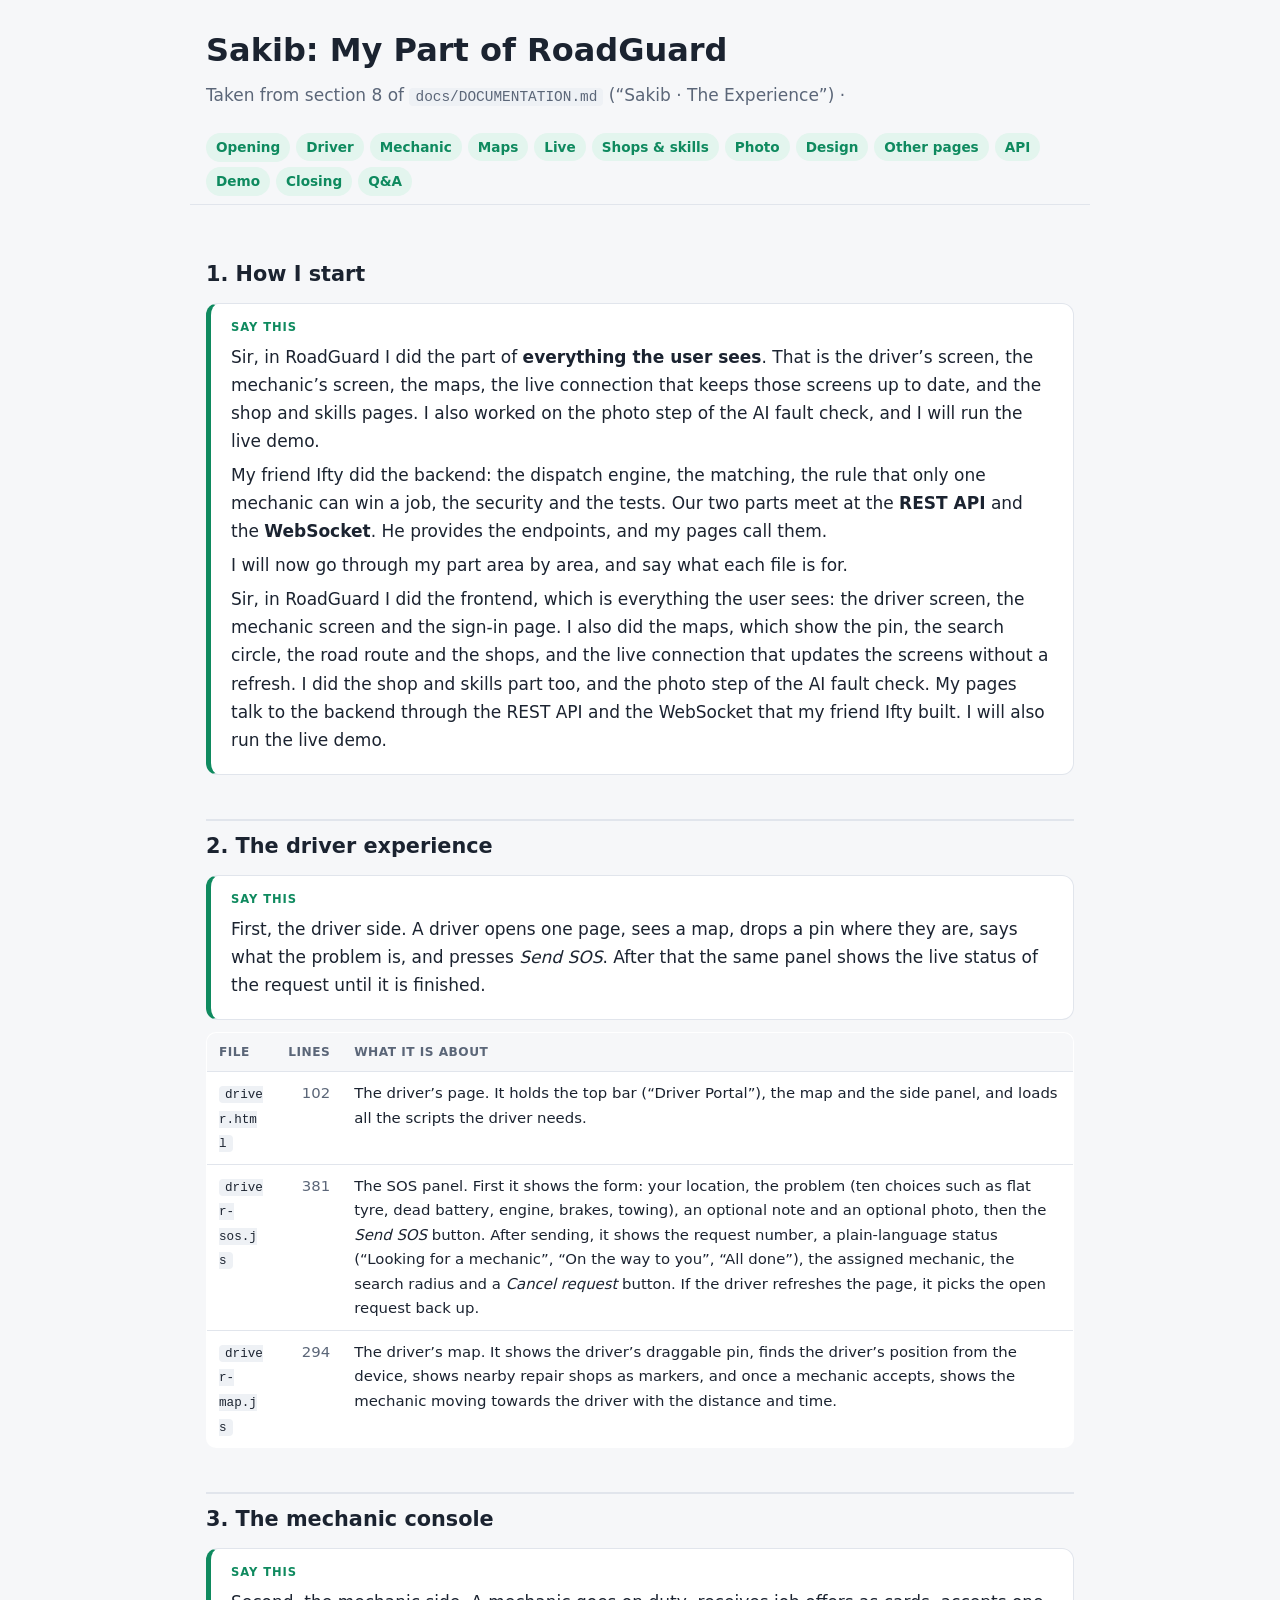
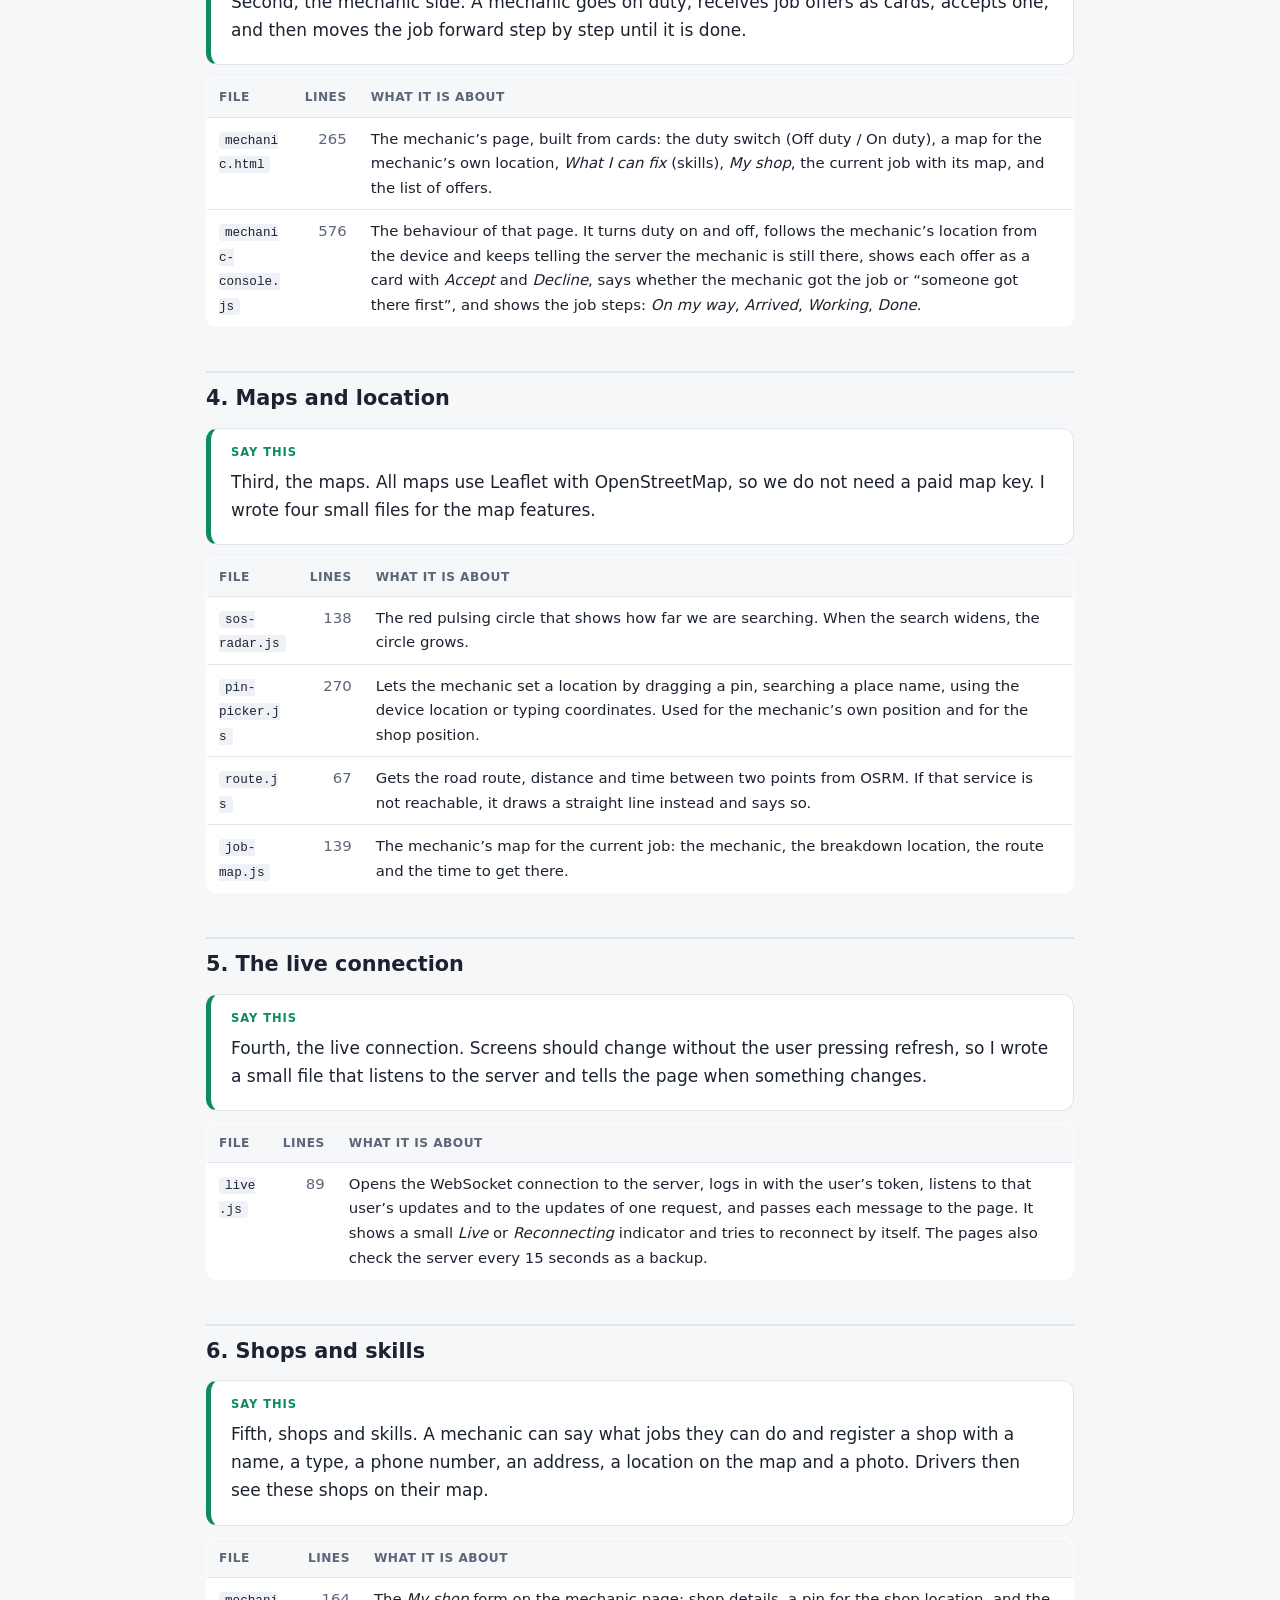
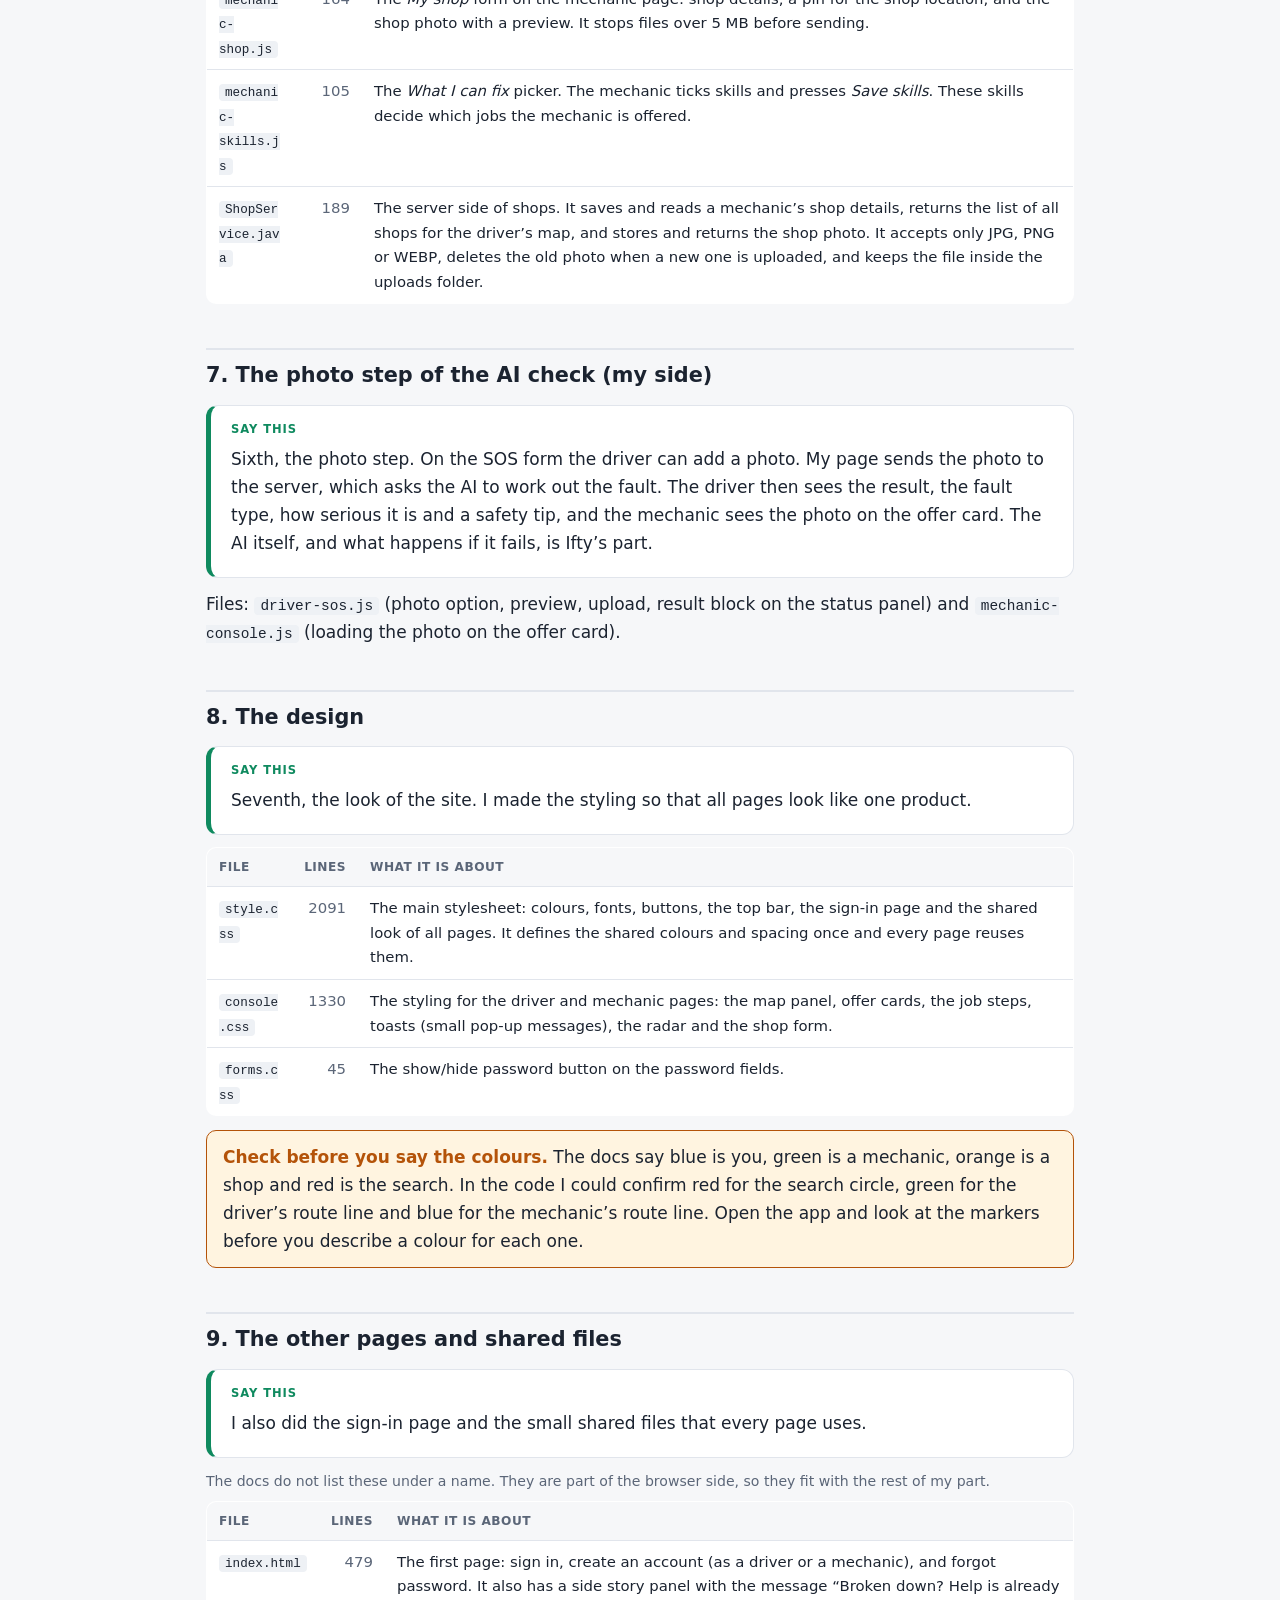
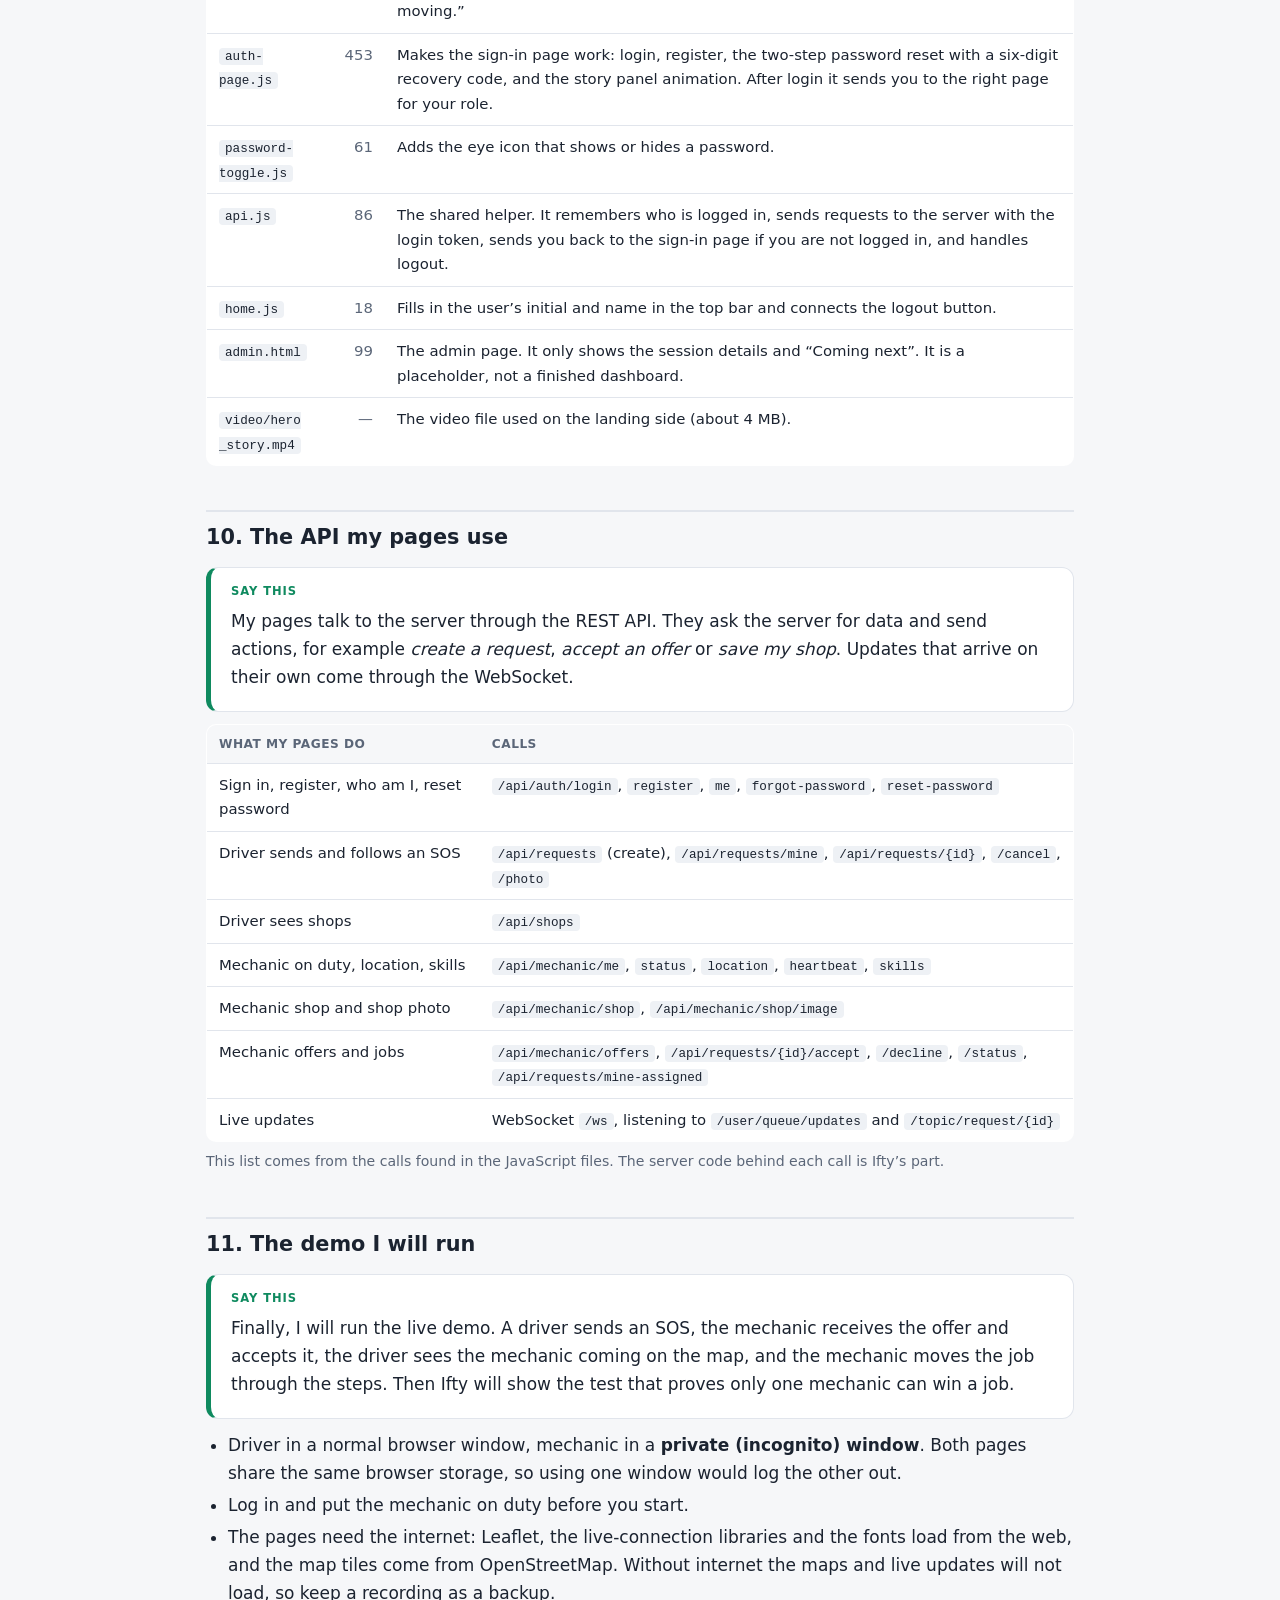
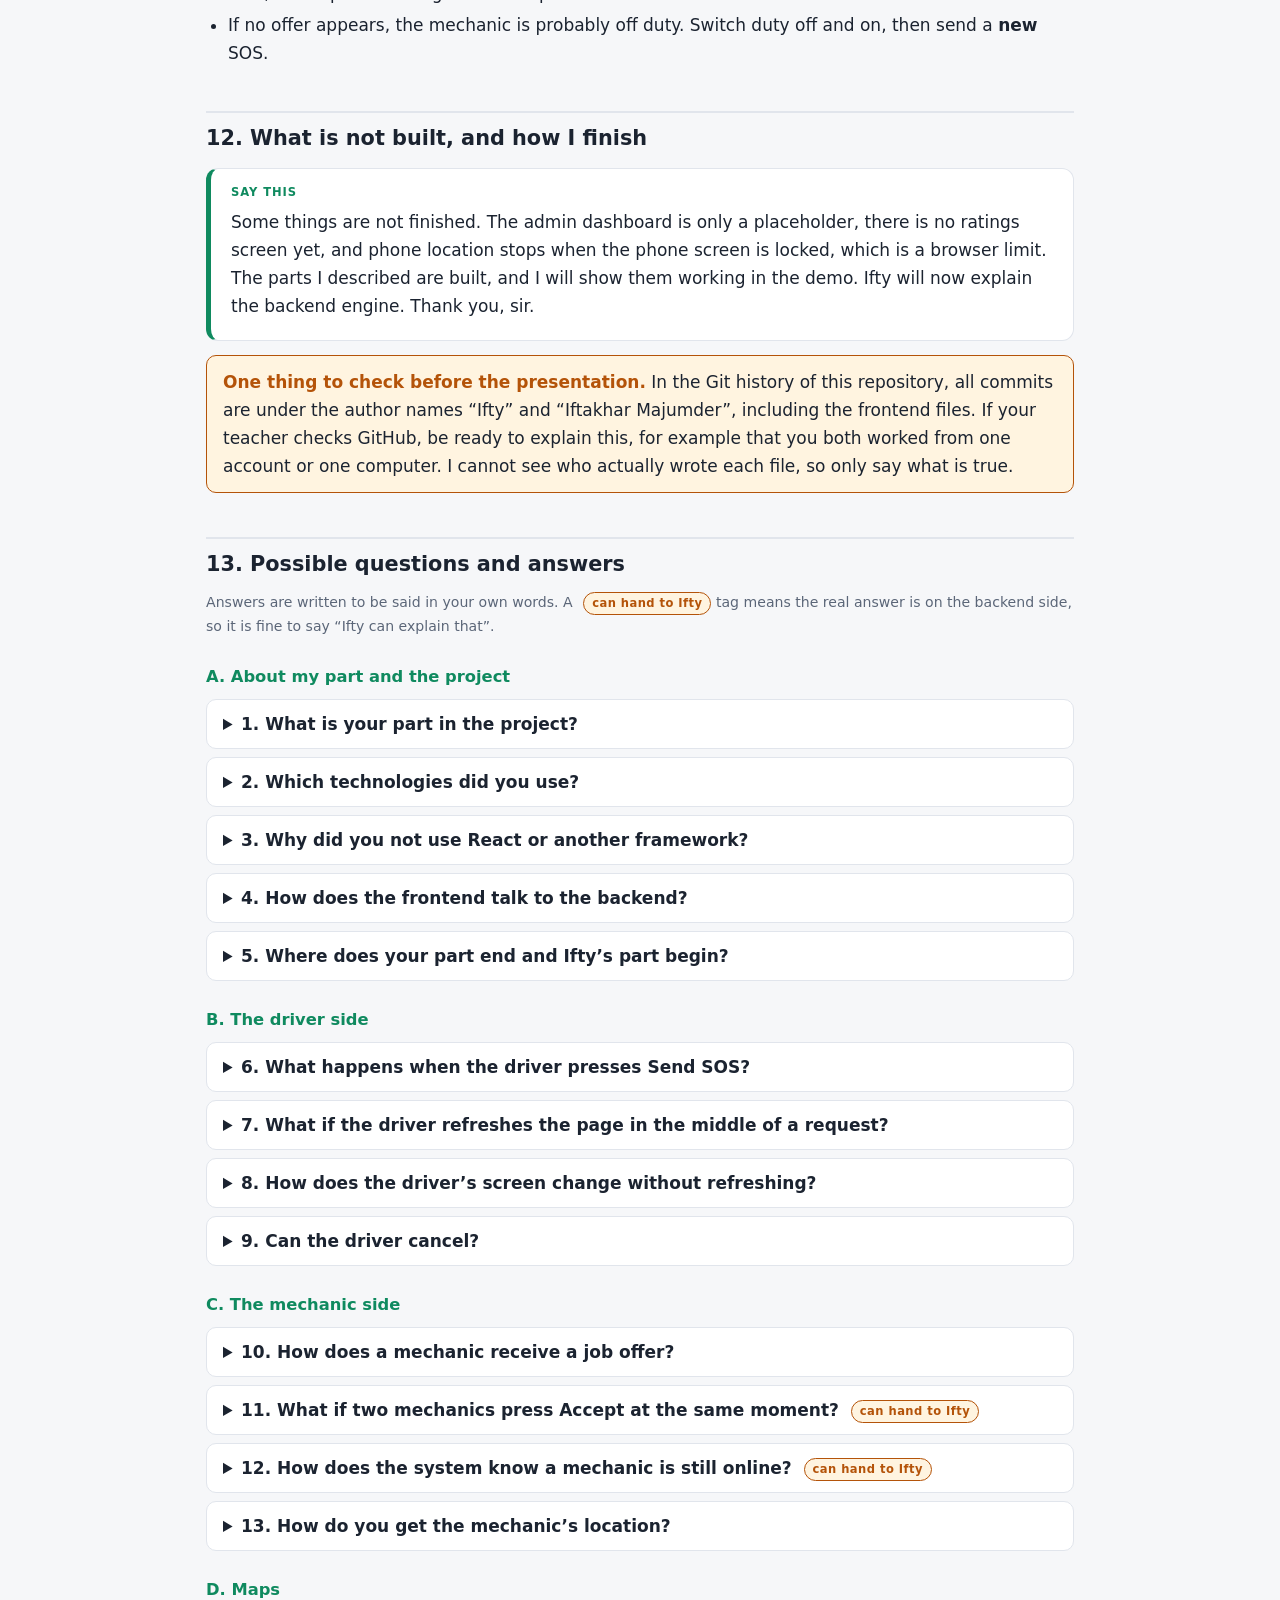
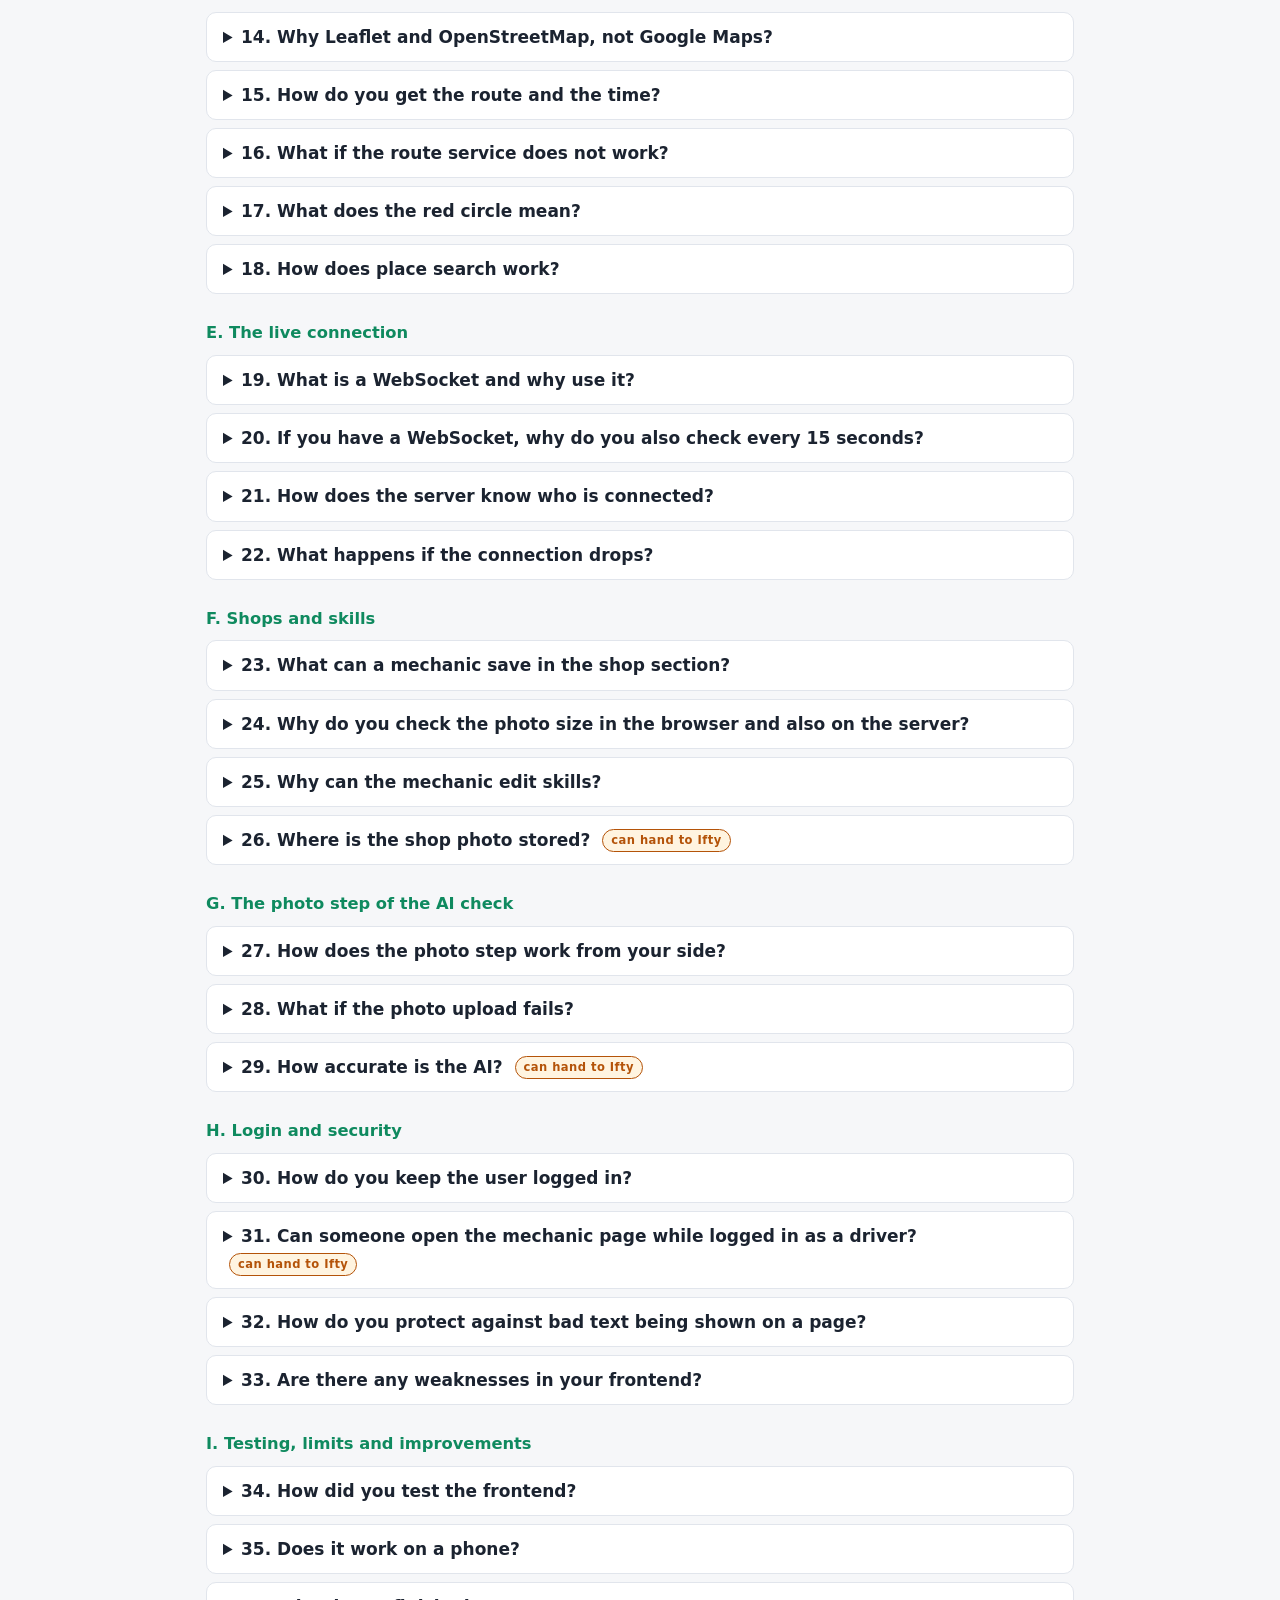
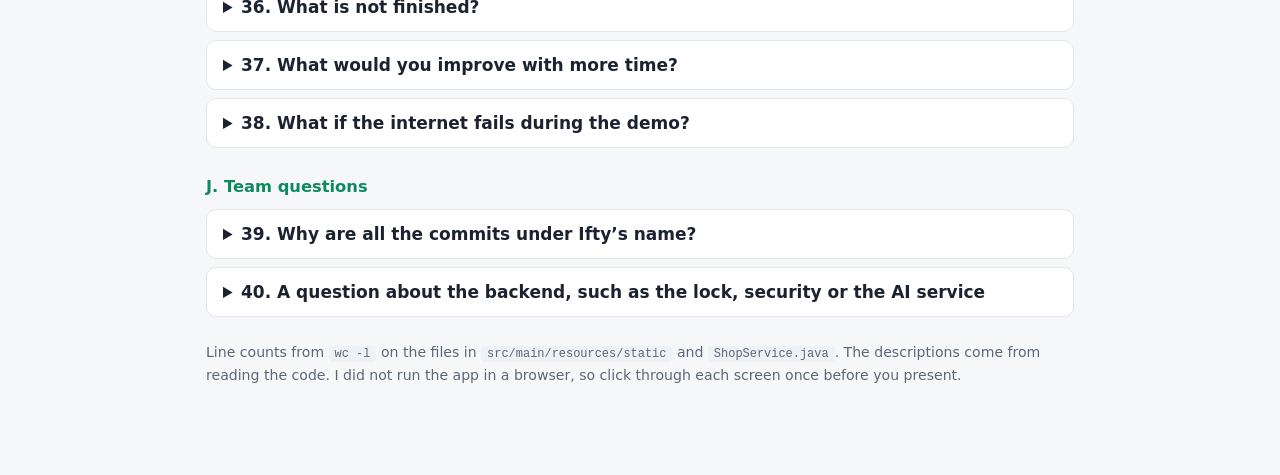
<file: docs/sakib-part.html>
<!doctype html>
<html lang="en">
<head>
<meta charset="utf-8">
<meta name="viewport" content="width=device-width, initial-scale=1">
<title>Sakib: My Part of RoadGuard</title>
<style>
  :root {
    --bg: #f6f7f9; --card: #ffffff; --ink: #1b2330; --muted: #5b6678; --line: #e1e5ec;
    --accent: #0f8a5f; --accent-soft: #e3f5ee; --warn: #b45309; --warn-soft: #fff4e0; --code: #eef1f5;
  }
  @media (prefers-color-scheme: dark) {
    :root {
      --bg: #12161d; --card: #1a202a; --ink: #e8ecf2; --muted: #9aa5b8; --line: #2a3342;
      --accent: #4fd1a0; --accent-soft: #14302a; --warn: #f6ad55; --warn-soft: #3a2b12; --code: #232b38;
    }
  }
  * { box-sizing: border-box; }
  html { scroll-behavior: smooth; }
  body { margin: 0; background: var(--bg); color: var(--ink);
    font: 17px/1.65 system-ui, -apple-system, "Segoe UI", Roboto, sans-serif; }
  .wrap { max-width: 900px; margin: 0 auto; padding: 24px 16px 80px; }
  h1 { font-size: 2rem; margin: 0 0 4px; }
  h2 { font-size: 1.3rem; margin: 44px 0 10px; padding-top: 8px; border-top: 2px solid var(--line); }
  p { margin: 8px 0; }
  ul { margin: 6px 0 6px 22px; padding: 0; }
  li { margin: 4px 0; }
  .sub { color: var(--muted); margin: 0 0 16px; }
  .small { font-size: .88rem; color: var(--muted); }
  code { font: .85em ui-monospace, SFMono-Regular, Menlo, Consolas, monospace; background: var(--code);
    padding: 1px 6px; border-radius: 4px; word-break: break-word; }

  nav { position: sticky; top: 0; z-index: 5; background: var(--bg); border-bottom: 1px solid var(--line);
    margin: 0 -16px 8px; padding: 8px 16px; display: flex; gap: 6px; flex-wrap: wrap; }
  nav a { color: var(--accent); text-decoration: none; font-size: .85rem; font-weight: 600;
    padding: 3px 10px; border-radius: 999px; background: var(--accent-soft); }

  .say { background: var(--card); border: 1px solid var(--line); border-left: 5px solid var(--accent);
    border-radius: 12px; padding: 14px 20px; margin: 12px 0; }
  .say::before { content: "SAY THIS"; display: block; font-size: .72rem; font-weight: 700; letter-spacing: .08em;
    color: var(--accent); margin-bottom: 4px; }
  .say p { margin: 6px 0; }

  .note { background: var(--warn-soft); border: 1px solid var(--warn); border-radius: 10px; padding: 12px 16px; margin: 14px 0; }
  .note strong { color: var(--warn); }

  .tablewrap { overflow-x: auto; margin: 8px 0; }
  table { width: 100%; border-collapse: collapse; font-size: .93rem; background: var(--card);
    border: 1px solid var(--line); border-radius: 10px; overflow: hidden; }
  th, td { text-align: left; vertical-align: top; padding: 9px 12px; border-bottom: 1px solid var(--line); }
  th { background: var(--bg); font-size: .76rem; text-transform: uppercase; letter-spacing: .04em; color: var(--muted); }
  tr:last-child td { border-bottom: 0; }
  td.n, th.n { white-space: nowrap; color: var(--muted); text-align: right; }

  h3 { font-size: 1.02rem; margin: 26px 0 6px; color: var(--accent); }
  details { background: var(--card); border: 1px solid var(--line); border-radius: 10px; padding: 10px 16px; margin: 8px 0; }
  summary { cursor: pointer; font-weight: 600; }
  details[open] summary { margin-bottom: 6px; color: var(--accent); }
  details p { margin: 6px 0; }
  .hand { display: inline-block; font-size: .72rem; font-weight: 700; letter-spacing: .04em; padding: 1px 8px; border-radius: 999px;
    background: var(--warn-soft); color: var(--warn); border: 1px solid var(--warn); margin-left: 6px; vertical-align: middle; }

  @media print {
    body { background: #fff; color: #000; font-size: 11pt; }
    nav { display: none; }
    .say, table, details { break-inside: avoid; }
    details > * { display: block; }
  }
</style>
</head>
<body>
<div class="wrap">

  <h1>Sakib: My Part of RoadGuard</h1>
  <p class="sub">Taken from section 8 of <code>docs/DOCUMENTATION.md</code> (&ldquo;Sakib &middot; The Experience&rdquo;) &middot;</p>

  <nav>
    <a href="#intro">Opening</a>
    <a href="#driver">Driver</a>
    <a href="#mechanic">Mechanic</a>
    <a href="#maps">Maps</a>
    <a href="#live">Live</a>
    <a href="#shops">Shops &amp; skills</a>
    <a href="#ai">Photo</a>
    <a href="#design">Design</a>
    <a href="#other">Other pages</a>
    <a href="#api">API</a>
    <a href="#demo">Demo</a>
    <a href="#close">Closing</a>
    <a href="#qna">Q&amp;A</a>
  </nav>

  <h2 id="intro" style="border-top:0">1. How I start</h2>
  <div class="say">
    <p>Sir, in RoadGuard I did the part of <strong>everything the user sees</strong>. That is the driver&rsquo;s screen, the mechanic&rsquo;s screen,
      the maps, the live connection that keeps those screens up to date, and the shop and skills pages. I also worked on the photo step of the AI fault check,
      and I will run the live demo.</p>
    <p>My friend Ifty did the backend: the dispatch engine, the matching, the rule that only one mechanic can win a job, the security and the tests.
      Our two parts meet at the <strong>REST API</strong> and the <strong>WebSocket</strong>. He provides the endpoints, and my pages call them.</p>
    <p>I will now go through my part area by area, and say what each file is for.</p>

    <p>Sir, in RoadGuard I did the frontend, which is everything the user sees: the driver screen, the mechanic screen and the sign-in page. I also did the maps, which show the pin, the search circle, the road route and the shops, and the live connection that updates the screens without a refresh. I did the shop and skills part too, and the photo step of the AI fault check. My pages talk to the backend through the REST API and the WebSocket that my friend Ifty built. I will also run the live demo.</p>
  </div>

  
  <h2 id="driver">2. The driver experience</h2>
  <div class="say">
    <p>First, the driver side. A driver opens one page, sees a map, drops a pin where they are, says what the problem is, and presses <em>Send SOS</em>.
      After that the same panel shows the live status of the request until it is finished.</p>
  </div>
  <div class="tablewrap"><table>
    <thead><tr><th>File</th><th class="n">Lines</th><th>What it is about</th></tr></thead>
    <tbody>
      <tr><td><code>driver.html</code></td><td class="n">102</td><td>The driver&rsquo;s page. It holds the top bar (&ldquo;Driver Portal&rdquo;), the map and the side panel, and loads all the scripts the driver needs.</td></tr>
      <tr><td><code>driver-sos.js</code></td><td class="n">381</td><td>The SOS panel. First it shows the form: your location, the problem (ten choices such as flat tyre, dead battery, engine, brakes, towing), an optional note and an optional photo, then the <em>Send SOS</em> button. After sending, it shows the request number, a plain-language status (&ldquo;Looking for a mechanic&rdquo;, &ldquo;On the way to you&rdquo;, &ldquo;All done&rdquo;), the assigned mechanic, the search radius and a <em>Cancel request</em> button. If the driver refreshes the page, it picks the open request back up.</td></tr>
      <tr><td><code>driver-map.js</code></td><td class="n">294</td><td>The driver&rsquo;s map. It shows the driver&rsquo;s draggable pin, finds the driver&rsquo;s position from the device, shows nearby repair shops as markers, and once a mechanic accepts, shows the mechanic moving towards the driver with the distance and time.</td></tr>
    </tbody>
  </table></div>

  <h2 id="mechanic">3. The mechanic console</h2>
  <div class="say">
    <p>Second, the mechanic side. A mechanic goes on duty, receives job offers as cards, accepts one, and then moves the job forward step by step until it is done.</p>
  </div>
  <div class="tablewrap"><table>
    <thead><tr><th>File</th><th class="n">Lines</th><th>What it is about</th></tr></thead>
    <tbody>
      <tr><td><code>mechanic.html</code></td><td class="n">265</td><td>The mechanic&rsquo;s page, built from cards: the duty switch (Off duty / On duty), a map for the mechanic&rsquo;s own location, <em>What I can fix</em> (skills), <em>My shop</em>, the current job with its map, and the list of offers.</td></tr>
      <tr><td><code>mechanic-console.js</code></td><td class="n">576</td><td>The behaviour of that page. It turns duty on and off, follows the mechanic&rsquo;s location from the device and keeps telling the server the mechanic is still there, shows each offer as a card with <em>Accept</em> and <em>Decline</em>, says whether the mechanic got the job or &ldquo;someone got there first&rdquo;, and shows the job steps: <em>On my way</em>, <em>Arrived</em>, <em>Working</em>, <em>Done</em>.</td></tr>
    </tbody>
  </table></div>

  <h2 id="maps">4. Maps and location</h2>
  <div class="say">
    <p>Third, the maps. All maps use Leaflet with OpenStreetMap, so we do not need a paid map key. I wrote four small files for the map features.</p>
  </div>
  <div class="tablewrap"><table>
    <thead><tr><th>File</th><th class="n">Lines</th><th>What it is about</th></tr></thead>
    <tbody>
      <tr><td><code>sos-radar.js</code></td><td class="n">138</td><td>The red pulsing circle that shows how far we are searching. When the search widens, the circle grows.</td></tr>
      <tr><td><code>pin-picker.js</code></td><td class="n">270</td><td>Lets the mechanic set a location by dragging a pin, searching a place name, using the device location or typing coordinates. Used for the mechanic&rsquo;s own position and for the shop position.</td></tr>
      <tr><td><code>route.js</code></td><td class="n">67</td><td>Gets the road route, distance and time between two points from OSRM. If that service is not reachable, it draws a straight line instead and says so.</td></tr>
      <tr><td><code>job-map.js</code></td><td class="n">139</td><td>The mechanic&rsquo;s map for the current job: the mechanic, the breakdown location, the route and the time to get there.</td></tr>
    </tbody>
  </table></div>

  <h2 id="live">5. The live connection</h2>
  <div class="say">
    <p>Fourth, the live connection. Screens should change without the user pressing refresh, so I wrote a small file that listens to the server and tells the page when something changes.</p>
  </div>
  <div class="tablewrap"><table>
    <thead><tr><th>File</th><th class="n">Lines</th><th>What it is about</th></tr></thead>
    <tbody>
      <tr><td><code>live.js</code></td><td class="n">89</td><td>Opens the WebSocket connection to the server, logs in with the user&rsquo;s token, listens to that user&rsquo;s updates and to the updates of one request, and passes each message to the page. It shows a small <em>Live</em> or <em>Reconnecting</em> indicator and tries to reconnect by itself. The pages also check the server every 15 seconds as a backup.</td></tr>
    </tbody>
  </table></div>

  <h2 id="shops">6. Shops and skills</h2>
  <div class="say">
    <p>Fifth, shops and skills. A mechanic can say what jobs they can do and register a shop with a name, a type, a phone number, an address, a location on the map and a photo.
      Drivers then see these shops on their map.</p>
  </div>
  <div class="tablewrap"><table>
    <thead><tr><th>File</th><th class="n">Lines</th><th>What it is about</th></tr></thead>
    <tbody>
      <tr><td><code>mechanic-shop.js</code></td><td class="n">164</td><td>The <em>My shop</em> form on the mechanic page: shop details, a pin for the shop location, and the shop photo with a preview. It stops files over 5 MB before sending.</td></tr>
      <tr><td><code>mechanic-skills.js</code></td><td class="n">105</td><td>The <em>What I can fix</em> picker. The mechanic ticks skills and presses <em>Save skills</em>. These skills decide which jobs the mechanic is offered.</td></tr>
      <tr><td><code>ShopService.java</code></td><td class="n">189</td><td>The server side of shops. It saves and reads a mechanic&rsquo;s shop details, returns the list of all shops for the driver&rsquo;s map, and stores and returns the shop photo. It accepts only JPG, PNG or WEBP, deletes the old photo when a new one is uploaded, and keeps the file inside the uploads folder.</td></tr>
    </tbody>
  </table></div>

  <h2 id="ai">7. The photo step of the AI check (my side)</h2>
  <div class="say">
    <p>Sixth, the photo step. On the SOS form the driver can add a photo. My page sends the photo to the server, which asks the AI to work out the fault.
      The driver then sees the result, the fault type, how serious it is and a safety tip, and the mechanic sees the photo on the offer card.
      The AI itself, and what happens if it fails, is Ifty&rsquo;s part.</p>
  </div>
  <p>Files: <code>driver-sos.js</code> (photo option, preview, upload, result block on the status panel) and <code>mechanic-console.js</code> (loading the photo on the offer card).</p>

  <h2 id="design">8. The design</h2>
  <div class="say">
    <p>Seventh, the look of the site. I made the styling so that all pages look like one product.</p>
  </div>
  <div class="tablewrap"><table>
    <thead><tr><th>File</th><th class="n">Lines</th><th>What it is about</th></tr></thead>
    <tbody>
      <tr><td><code>style.css</code></td><td class="n">2091</td><td>The main stylesheet: colours, fonts, buttons, the top bar, the sign-in page and the shared look of all pages. It defines the shared colours and spacing once and every page reuses them.</td></tr>
      <tr><td><code>console.css</code></td><td class="n">1330</td><td>The styling for the driver and mechanic pages: the map panel, offer cards, the job steps, toasts (small pop-up messages), the radar and the shop form.</td></tr>
      <tr><td><code>forms.css</code></td><td class="n">45</td><td>The show/hide password button on the password fields.</td></tr>
    </tbody>
  </table></div>
  <div class="note"><strong>Check before you say the colours.</strong> The docs say blue is you, green is a mechanic, orange is a shop and red is the search.
    In the code I could confirm red for the search circle, green for the driver&rsquo;s route line and blue for the mechanic&rsquo;s route line.
    Open the app and look at the markers before you describe a colour for each one.</div>

  <h2 id="other">9. The other pages and shared files</h2>
  <div class="say">
    <p>I also did the sign-in page and the small shared files that every page uses.</p>
  </div>
  <p class="small">The docs do not list these under a name. They are part of the browser side, so they fit with the rest of my part.</p>
  <div class="tablewrap"><table>
    <thead><tr><th>File</th><th class="n">Lines</th><th>What it is about</th></tr></thead>
    <tbody>
      <tr><td><code>index.html</code></td><td class="n">479</td><td>The first page: sign in, create an account (as a driver or a mechanic), and forgot password. It also has a side story panel with the message &ldquo;Broken down? Help is already moving.&rdquo;</td></tr>
      <tr><td><code>auth-page.js</code></td><td class="n">453</td><td>Makes the sign-in page work: login, register, the two-step password reset with a six-digit recovery code, and the story panel animation. After login it sends you to the right page for your role.</td></tr>
      <tr><td><code>password-toggle.js</code></td><td class="n">61</td><td>Adds the eye icon that shows or hides a password.</td></tr>
      <tr><td><code>api.js</code></td><td class="n">86</td><td>The shared helper. It remembers who is logged in, sends requests to the server with the login token, sends you back to the sign-in page if you are not logged in, and handles logout.</td></tr>
      <tr><td><code>home.js</code></td><td class="n">18</td><td>Fills in the user&rsquo;s initial and name in the top bar and connects the logout button.</td></tr>
      <tr><td><code>admin.html</code></td><td class="n">99</td><td>The admin page. It only shows the session details and &ldquo;Coming next&rdquo;. It is a placeholder, not a finished dashboard.</td></tr>
      <tr><td><code>video/hero_story.mp4</code></td><td class="n">&mdash;</td><td>The video file used on the landing side (about 4 MB).</td></tr>
    </tbody>
  </table></div>

  <h2 id="api">10. The API my pages use</h2>
  <div class="say">
    <p>My pages talk to the server through the REST API. They ask the server for data and send actions, for example <em>create a request</em>, <em>accept an offer</em> or <em>save my shop</em>.
      Updates that arrive on their own come through the WebSocket.</p>
  </div>
  <div class="tablewrap"><table>
    <thead><tr><th>What my pages do</th><th>Calls</th></tr></thead>
    <tbody>
      <tr><td>Sign in, register, who am I, reset password</td><td><code>/api/auth/login</code>, <code>register</code>, <code>me</code>, <code>forgot-password</code>, <code>reset-password</code></td></tr>
      <tr><td>Driver sends and follows an SOS</td><td><code>/api/requests</code> (create), <code>/api/requests/mine</code>, <code>/api/requests/{id}</code>, <code>/cancel</code>, <code>/photo</code></td></tr>
      <tr><td>Driver sees shops</td><td><code>/api/shops</code></td></tr>
      <tr><td>Mechanic on duty, location, skills</td><td><code>/api/mechanic/me</code>, <code>status</code>, <code>location</code>, <code>heartbeat</code>, <code>skills</code></td></tr>
      <tr><td>Mechanic shop and shop photo</td><td><code>/api/mechanic/shop</code>, <code>/api/mechanic/shop/image</code></td></tr>
      <tr><td>Mechanic offers and jobs</td><td><code>/api/mechanic/offers</code>, <code>/api/requests/{id}/accept</code>, <code>/decline</code>, <code>/status</code>, <code>/api/requests/mine-assigned</code></td></tr>
      <tr><td>Live updates</td><td>WebSocket <code>/ws</code>, listening to <code>/user/queue/updates</code> and <code>/topic/request/{id}</code></td></tr>
    </tbody>
  </table></div>
  <p class="small">This list comes from the calls found in the JavaScript files. The server code behind each call is Ifty&rsquo;s part.</p>

  <h2 id="demo">11. The demo I will run</h2>
  <div class="say">
    <p>Finally, I will run the live demo. A driver sends an SOS, the mechanic receives the offer and accepts it, the driver sees the mechanic coming on the map,
      and the mechanic moves the job through the steps. Then Ifty will show the test that proves only one mechanic can win a job.</p>
  </div>
  <ul>
    <li>Driver in a normal browser window, mechanic in a <strong>private (incognito) window</strong>. Both pages share the same browser storage, so using one window would log the other out.</li>
    <li>Log in and put the mechanic on duty before you start.</li>
    <li>The pages need the internet: Leaflet, the live-connection libraries and the fonts load from the web, and the map tiles come from OpenStreetMap. Without internet the maps and live updates will not load, so keep a recording as a backup.</li>
    <li>If no offer appears, the mechanic is probably off duty. Switch duty off and on, then send a <strong>new</strong> SOS.</li>
  </ul>

  <h2 id="close">12. What is not built, and how I finish</h2>
  <div class="say">
    <p>Some things are not finished. The admin dashboard is only a placeholder, there is no ratings screen yet, and phone location stops when the phone screen is locked,
      which is a browser limit. The parts I described are built, and I will show them working in the demo. Ifty will now explain the backend engine. Thank you, sir.</p>
  </div>

  <div class="note"><strong>One thing to check before the presentation.</strong> In the Git history of this repository, all commits are under the author names &ldquo;Ifty&rdquo; and &ldquo;Iftakhar Majumder&rdquo;,
    including the frontend files. If your teacher checks GitHub, be ready to explain this, for example that you both worked from one account or one computer.
    I cannot see who actually wrote each file, so only say what is true.</div>


  <h2 id="qna">13. Possible questions and answers</h2>
  <p class="small">Answers are written to be said in your own words. A <span class="hand">can hand to Ifty</span> tag means the real answer is on the backend side, so it is fine to say &ldquo;Ifty can explain that&rdquo;.</p>

  <h3>A. About my part and the project</h3>
  <details><summary>1. What is your part in the project?</summary><p>Sir, I did the frontend: everything the user sees. That is the driver screen, the mechanic screen, the sign-in page, the maps, the live connection that updates the screens, the shop and skills pages, and the photo step of the AI check. I also run the demo. Ifty did the backend engine.</p></details>
  <details><summary>2. Which technologies did you use?</summary><p>HTML, CSS and plain JavaScript. For maps I used Leaflet with OpenStreetMap. For the live connection I used SockJS and STOMP over a WebSocket. For routes I used the OSRM service, and for place search I used Nominatim. There is no framework and no build step.</p></details>
  <details><summary>3. Why did you not use React or another framework?</summary><p>We have only a few pages and simple screens, so plain JavaScript was enough, and there is no build step to set up. It is also easier to explain file by file. The cost is that I update the page by hand. For a bigger product I would consider a framework.</p></details>
  <details><summary>4. How does the frontend talk to the backend?</summary><p>Two ways. For normal actions, such as creating a request or accepting an offer, my pages send REST requests with JSON using the browser&rsquo;s <code>fetch</code>, and they attach the login token. For updates that should arrive on their own, my pages keep a WebSocket open and listen.</p></details>
  <details><summary>5. Where does your part end and Ifty&rsquo;s part begin?</summary><p>My pages show information and send the user&rsquo;s actions. Decisions are made on the server by Ifty&rsquo;s code: who is matched, who wins a job, which status changes are allowed, and who is allowed to see what. The two parts meet at the REST API and the WebSocket.</p></details>

  <h3>B. The driver side</h3>
  <details><summary>6. What happens when the driver presses Send SOS?</summary><p>The page sends the problem type, the pin position and the optional note to the server. Then it switches the same panel to a status view, which shows the request number and a plain-language status such as &ldquo;Looking for a mechanic&rdquo;. If there is a photo, it is uploaded as a second step. Finding the mechanics is done by the server.</p></details>
  <details><summary>7. What if the driver refreshes the page in the middle of a request?</summary><p>When the page loads, it asks the server for the driver&rsquo;s requests. If one is still open, the page shows its status again and carries on, so the request is not lost.</p></details>
  <details><summary>8. How does the driver&rsquo;s screen change without refreshing?</summary><p>The server pushes a message over the WebSocket when the status changes or when the mechanic moves. The page then updates the status text and the mechanic&rsquo;s marker on the map. As a backup, the page also checks the server every 15 seconds.</p></details>
  <details><summary>9. Can the driver cancel?</summary><p>Yes. A <em>Cancel request</em> button is shown until the request is completed or cancelled. The page sends the cancel to the server, and the server decides whether it is allowed.</p></details>

  <h3>C. The mechanic side</h3>
  <details><summary>10. How does a mechanic receive a job offer?</summary><p>Offers arrive through the live connection, and the page also reloads them every 15 seconds. Each offer is shown as a card with the problem, how serious it is, an optional note, the driver&rsquo;s photo if there is one, and <em>Accept</em> and <em>Decline</em> buttons.</p></details>
  <details><summary>11. What if two mechanics press Accept at the same moment? <span class="hand">can hand to Ifty</span></summary><p>My page just sends the Accept. The server decides who wins, so only one mechanic gets the job. The other mechanic gets a reply and my page shows &ldquo;Someone got there first&rdquo;. The page also disables the button while the request is being sent, so one mechanic cannot send it twice by tapping fast. Ifty can explain how the server decides.</p></details>
  <details><summary>12. How does the system know a mechanic is still online? <span class="hand">can hand to Ifty</span></summary><p>While the mechanic is on duty, the page sends the location, or a simple &ldquo;I am here&rdquo; signal, to the server every 5 seconds. According to our documentation, if the server hears nothing for 15 seconds it treats the mechanic as gone and gives the job to someone else. That rule is on the server side.</p></details>
  <details><summary>13. How do you get the mechanic&rsquo;s location?</summary><p>From the browser&rsquo;s location feature, the same one a phone uses. I ignore a reading if it is not accurate enough (worse than 120 metres), and I ignore tiny movements under 15 metres, so a parked phone does not make the marker jump around. If the user refuses permission, or the page is not on HTTPS or localhost, the mechanic can place the pin by hand.</p></details>

  <h3>D. Maps</h3>
  <details><summary>14. Why Leaflet and OpenStreetMap, not Google Maps?</summary><p>They are free and need no key or billing account. Also, a map only shows where things are. Choosing which mechanic gets the job is our own logic, so a paid map would not change the main idea of the project.</p></details>
  <details><summary>15. How do you get the route and the time?</summary><p>My page asks the OSRM routing service for a driving route between the mechanic and the driver. It returns the road line, the distance and the time, and I draw the line on the map and show the distance and time.</p></details>
  <details><summary>16. What if the route service does not work?</summary><p>Then the page draws a straight dashed line instead and says it is a direct line, with a rough time based on an average city speed. So it never shows a guess as if it were a real road route. If there is no internet at all, the maps do not load.</p></details>
  <details><summary>17. What does the red circle mean?</summary><p>It is the area we are searching for mechanics. When nobody accepts, the server widens the search, and the circle on the screen grows. According to our documentation it goes 5, 10, 20 and up to 25 km, and then the request is escalated. The circle is drawn in real metres, so its size on the ground is correct at every zoom level.</p></details>
  <details><summary>18. How does place search work?</summary><p>The mechanic types a place name, at least three letters, and the page asks the Nominatim search service. I wait at least 1.1 seconds between searches so we do not overload that free service, and I cancel an older search if a new one starts. If search fails, the mechanic can type the coordinates.</p></details>

  <h3>E. The live connection</h3>
  <details><summary>19. What is a WebSocket and why use it?</summary><p>It is a connection that stays open, so the server can send a message to the browser at any time. Without it the page would have to keep asking &ldquo;is there anything new?&rdquo;. With it, the mechanic&rsquo;s movement and status changes show up almost immediately.</p></details>
  <details><summary>20. If you have a WebSocket, why do you also check every 15 seconds?</summary><p>As a safety net. If the connection drops, a message can be missed, and the server does not resend old messages. The 15-second check makes sure the screen becomes correct anyway.</p></details>
  <details><summary>21. How does the server know who is connected?</summary><p>When my page opens the connection, it sends the user&rsquo;s login token. The server checks the token and refuses the connection if it is missing or not valid.</p></details>
  <details><summary>22. What happens if the connection drops?</summary><p>The page shows <em>Reconnecting</em> instead of <em>Live</em> and tries again after 3 seconds. The 15-second check keeps the screen updated meanwhile. A weakness: the retry delay is fixed, and a more advanced version would wait longer after each failure.</p></details>

  <h3>F. Shops and skills</h3>
  <details><summary>23. What can a mechanic save in the shop section?</summary><p>A shop name, a shop type, a phone number, an address, a location on the map and a photo. Drivers see these shops as markers on their map, with a popup showing the name, whether it is open, the skills and the rating.</p></details>
  <details><summary>24. Why do you check the photo size in the browser and also on the server?</summary><p>The browser check is quick and friendly: the user sees the message at once. But a browser check can be bypassed, so the server checks again. The server only accepts JPG, PNG or WEBP up to 5 MB.</p></details>
  <details><summary>25. Why can the mechanic edit skills?</summary><p>Skills decide which jobs a mechanic is offered, and a mechanic&rsquo;s skills can change over time. The page saves the selected skills to the server.</p></details>
  <details><summary>26. Where is the shop photo stored? <span class="hand">can hand to Ifty</span></summary><p>As a file in an uploads folder on the server. The database only keeps the file name. Photos are not stored inside the database because large files make the database heavy to back up. The cost is that a file and its database row can get out of step, so when a photo is replaced the old file is deleted.</p></details>

  <h3>G. The photo step of the AI check</h3>
  <details><summary>27. How does the photo step work from your side?</summary><p>The driver can add a photo on the SOS form. My page first creates the request, then uploads the photo, and then shows the result: the fault type, how serious it is and a safety tip. The mechanic sees the photo on the offer card.</p></details>
  <details><summary>28. What if the photo upload fails?</summary><p>The page shows a message that the photo could not be read, and the request continues using the problem the driver picked. The rescue is not blocked by the photo.</p></details>
  <details><summary>29. How accurate is the AI? <span class="hand">can hand to Ifty</span></summary><p>We have not measured its accuracy, so I cannot give a number. It is only a helper: the driver&rsquo;s chosen problem is the fallback. The default setting in our configuration is a stub, so unless the live AI key is set up, it uses the fallback. Check which mode your demo is running in before you say anything about it.</p></details>

  <h3>H. Login and security</h3>
  <details><summary>30. How do you keep the user logged in?</summary><p>After login, the server gives a token. My page stores it in the browser and sends it with every request. When the user logs out, or the server rejects the token, the page clears it and goes back to the sign-in page.</p></details>
  <details><summary>31. Can someone open the mechanic page while logged in as a driver? <span class="hand">can hand to Ifty</span></summary><p>My pages check the role and send the user to the right page, but that is only for convenience, because a user could change things in their own browser. The real protection is on the server, which checks the token and the role on every request. That is Ifty&rsquo;s part.</p></details>
  <details><summary>32. How do you protect against bad text being shown on a page?</summary><p>Text that comes from users or the server, such as notes, shop names and mechanic names, is converted so that characters like &lt; and &gt; are shown as text and cannot run as code.</p></details>
  <details><summary>33. Are there any weaknesses in your frontend?</summary><p>Yes, and I know them. The login token is kept in the browser&rsquo;s local storage, which a malicious script could read, so we depend on the text escaping. The escaping helper is copied into three files instead of one. On the admin placeholder page the username is inserted without escaping. We also have no accessibility labels (<code>aria</code>) on the driver and mechanic pages, and there is no dark mode.</p></details>

  <h3>I. Testing, limits and improvements</h3>
  <details><summary>34. How did you test the frontend?</summary><p>There are no automated frontend tests. The 122 automated tests in the project are all on the backend. <strong>Say here only what you really did</strong>, for example that you tested the screens by hand with a driver window and a mechanic window.</p></details>
  <details><summary>35. Does it work on a phone?</summary><p>The layout has breakpoints for smaller screens. Location on a phone needs HTTPS, and a browser stops sending location when the screen is locked or the tab is in the background. <strong>Only say you tested it on a phone if you did.</strong></p></details>
  <details><summary>36. What is not finished?</summary><p>The admin dashboard is only a placeholder, there is no ratings screen, and there is no background location because of the browser limit. On the backend side, the project documentation also lists the raw TCP gateway, the fleet simulator and event replay as not built.</p></details>
  <details><summary>37. What would you improve with more time?</summary><p>Automated frontend tests, one shared escaping helper, a smarter reconnect delay, accessibility labels, a dark mode, the admin dashboard and the ratings screen. For a larger product I would also consider a framework.</p></details>
  <details><summary>38. What if the internet fails during the demo?</summary><p>Our pages load the map library, the live-connection libraries and the fonts from the internet, and the map tiles come from OpenStreetMap. Without internet the maps and live updates do not load. That is why I keep a recording and screenshots as a backup.</p></details>

  <h3>J. Team questions</h3>
  <details><summary>39. Why are all the commits under Ifty&rsquo;s name?</summary><p><strong>Answer with the truth.</strong> In our repository the frontend files also show Ifty&rsquo;s name as the author. If it is true, explain it simply, for example that the work was committed from one account or one computer. I cannot see who wrote each file, so do not say anything you cannot stand behind.</p></details>
  <details><summary>40. A question about the backend, such as the lock, security or the AI service</summary><p>&ldquo;Sir, that part is Ifty&rsquo;s. He can explain it better. From my side, I know my pages send the request and show the reply.&rdquo; It is better to hand it over than to guess.</p></details>

  <p class="small" style="margin-top:24px">Line counts from <code>wc -l</code> on the files in <code>src/main/resources/static</code> and <code>ShopService.java</code>.
    The descriptions come from reading the code. I did not run the app in a browser, so click through each screen once before you present.</p>
</div>
</body>
</html>
</file>
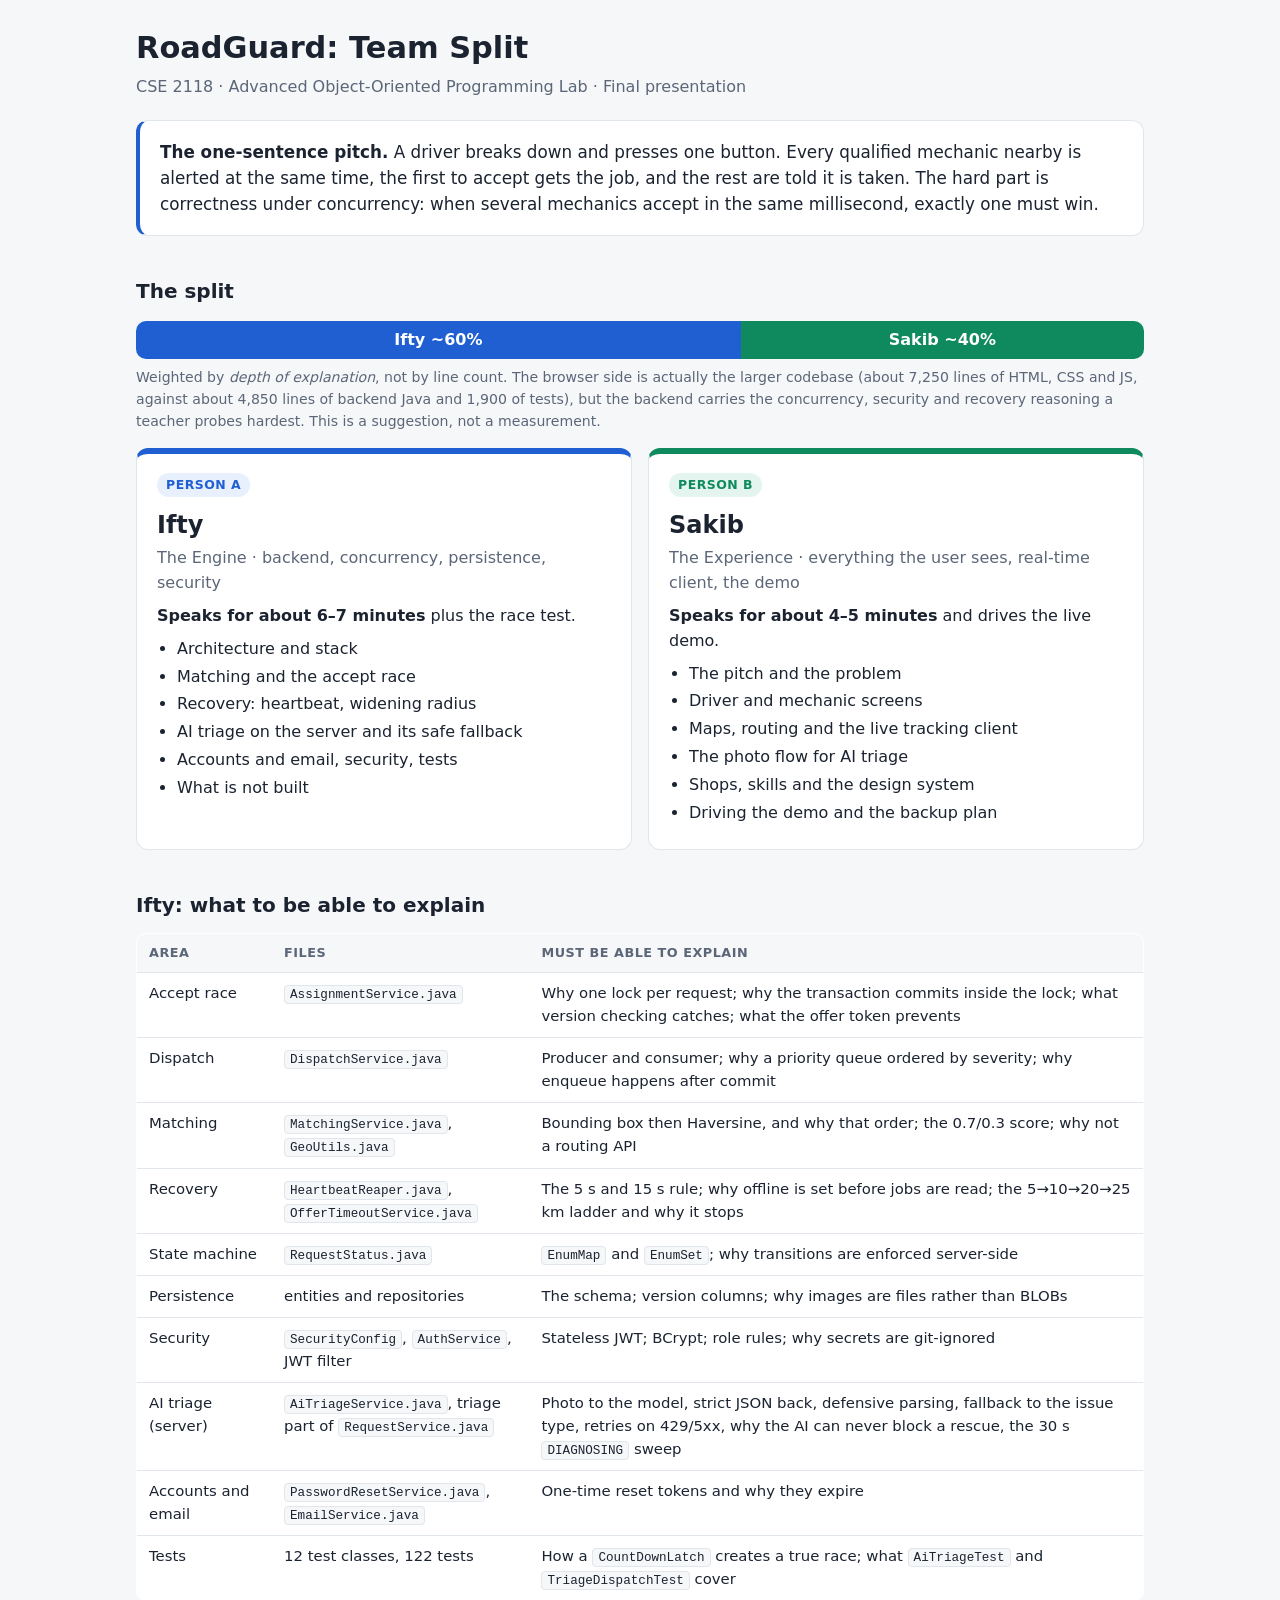
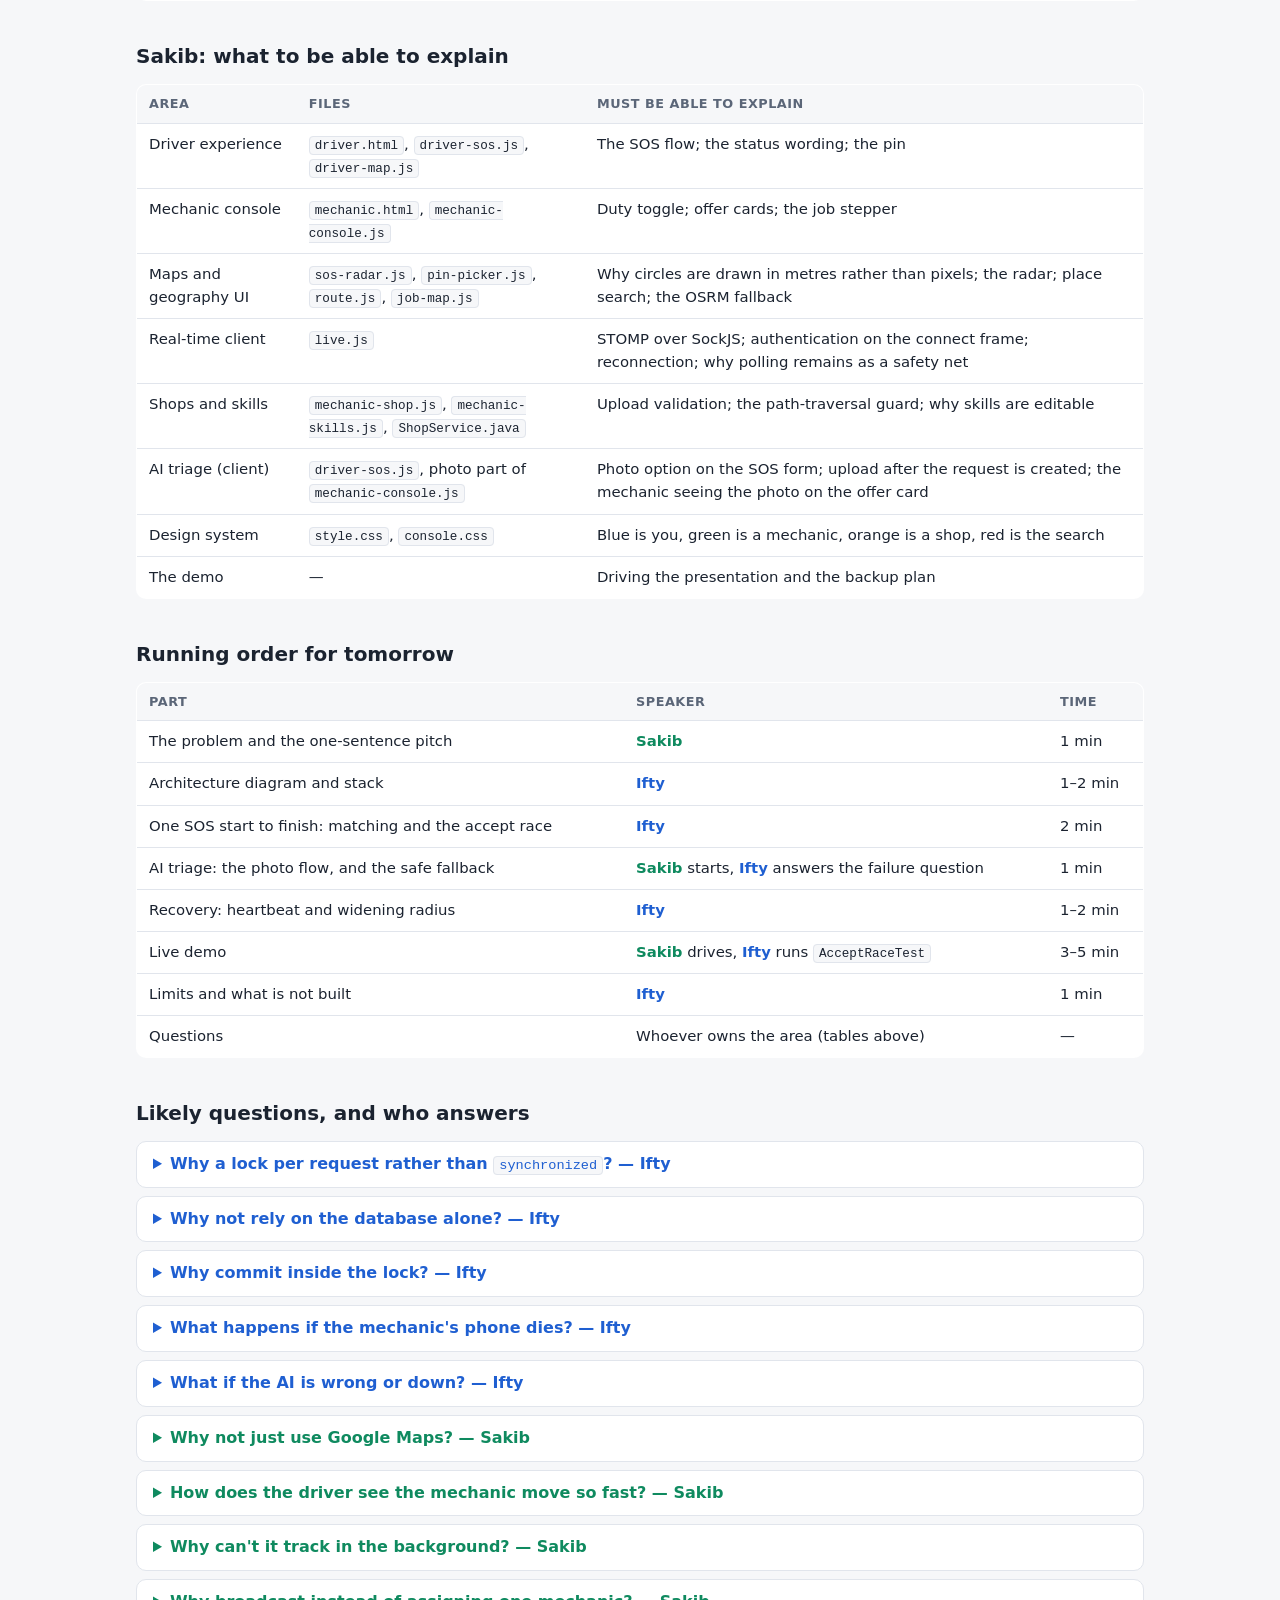
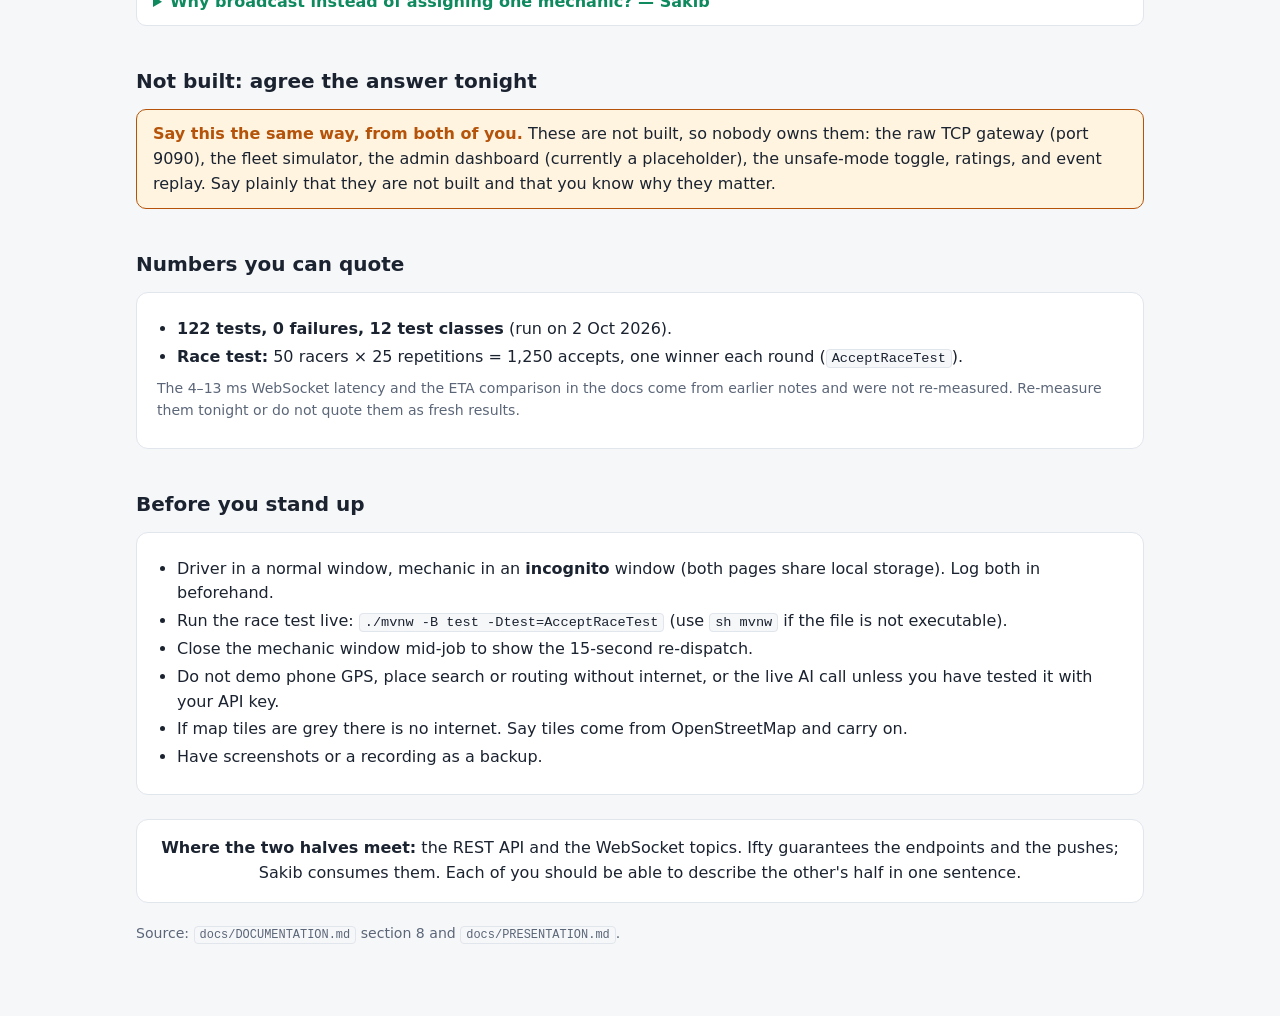
<file: docs/team-split.html>
<!doctype html>
<html lang="en">
<head>
<meta charset="utf-8">
<meta name="viewport" content="width=device-width, initial-scale=1">
<title>RoadGuard Team Split</title>
<style>
  :root {
    --bg: #f6f7f9; --card: #ffffff; --ink: #1b2330; --muted: #5b6678;
    --line: #e1e5ec; --a: #1f5fd1; --a-soft: #e8f0fd; --b: #0f8a5f; --b-soft: #e3f5ee;
    --warn: #b45309; --warn-soft: #fff4e0;
  }
  @media (prefers-color-scheme: dark) {
    :root {
      --bg: #12161d; --card: #1a202a; --ink: #e8ecf2; --muted: #9aa5b8;
      --line: #2a3342; --a: #6ea0ff; --a-soft: #1b2a45; --b: #4fd1a0; --b-soft: #14302a;
      --warn: #f6ad55; --warn-soft: #3a2b12;
    }
  }
  * { box-sizing: border-box; }
  body { margin: 0; background: var(--bg); color: var(--ink);
    font: 16px/1.55 system-ui, -apple-system, "Segoe UI", Roboto, sans-serif; }
  .wrap { max-width: 1040px; margin: 0 auto; padding: 24px 16px 64px; }
  h1 { font-size: 1.9rem; margin: 0 0 4px; }
  h2 { font-size: 1.25rem; margin: 40px 0 12px; }
  h3 { font-size: 1.05rem; margin: 22px 0 8px; }
  p { margin: 8px 0; }
  .sub { color: var(--muted); margin: 0 0 20px; }
  .card { background: var(--card); border: 1px solid var(--line); border-radius: 12px; padding: 18px 20px; }
  .pitch { font-size: 1.05rem; border-left: 4px solid var(--a); }
  .small { font-size: .88rem; color: var(--muted); }

  .bar { display: flex; height: 38px; border-radius: 10px; overflow: hidden; margin: 14px 0 6px; font-weight: 600; color: #fff; }
  .bar div { display: flex; align-items: center; justify-content: center; }
  .bar .a { width: 60%; background: var(--a); }
  .bar .b { width: 40%; background: var(--b); }
  @media (prefers-color-scheme: dark) { .bar { color: #0b0f14; } }

  .people { display: grid; grid-template-columns: 1fr 1fr; gap: 16px; }
  @media (max-width: 760px) { .people { grid-template-columns: 1fr; } }
  .person { border-top: 6px solid; }
  .person.a { border-top-color: var(--a); }
  .person.b { border-top-color: var(--b); }
  .tag { display: inline-block; font-size: .78rem; font-weight: 700; letter-spacing: .04em; text-transform: uppercase;
    padding: 2px 9px; border-radius: 999px; }
  .a .tag { background: var(--a-soft); color: var(--a); }
  .b .tag { background: var(--b-soft); color: var(--b); }
  .person h3 { font-size: 1.5rem; margin: 10px 0 2px; }
  .role { color: var(--muted); margin: 0 0 8px; }
  ul { margin: 6px 0 6px 20px; padding: 0; }
  li { margin: 3px 0; }

  .tablewrap { overflow-x: auto; }
  table { width: 100%; border-collapse: collapse; font-size: .93rem; background: var(--card);
    border: 1px solid var(--line); border-radius: 10px; overflow: hidden; }
  th, td { text-align: left; vertical-align: top; padding: 9px 12px; border-bottom: 1px solid var(--line); }
  th { background: var(--bg); font-size: .8rem; text-transform: uppercase; letter-spacing: .04em; color: var(--muted); }
  tr:last-child td { border-bottom: 0; }
  code { font: .85em ui-monospace, SFMono-Regular, Menlo, Consolas, monospace; background: var(--bg);
    padding: 1px 5px; border-radius: 4px; border: 1px solid var(--line); word-break: break-word; }
  .who-a { color: var(--a); font-weight: 700; }
  .who-b { color: var(--b); font-weight: 700; }

  .note { background: var(--warn-soft); border: 1px solid var(--warn); border-radius: 10px; padding: 12px 16px; margin: 12px 0; }
  .note strong { color: var(--warn); }
  details { background: var(--card); border: 1px solid var(--line); border-radius: 10px; padding: 10px 16px; margin: 8px 0; }
  summary { cursor: pointer; font-weight: 600; }
  .qa-a summary { color: var(--a); } .qa-b summary { color: var(--b); }
  .seam { text-align: center; padding: 16px; }

  @media print {
    body { background: #fff; color: #000; font-size: 11pt; }
    .card, table, details { break-inside: avoid; }
    details { border-color: #bbb; }
    details > * { display: block; }
  }
</style>
</head>
<body>
<div class="wrap">

  <h1>RoadGuard: Team Split</h1>
  <p class="sub">CSE 2118 &middot; Advanced Object-Oriented Programming Lab &middot; Final presentation</p>

  <div class="card pitch">
    <strong>The one-sentence pitch.</strong> A driver breaks down and presses one button. Every qualified mechanic
    nearby is alerted at the same time, the first to accept gets the job, and the rest are told it is taken.
    The hard part is correctness under concurrency: when several mechanics accept in the same millisecond,
    exactly one must win.
  </div>

  <h2>The split</h2>
  <div class="bar" role="img" aria-label="Ifty about 60 percent, Sakib about 40 percent">
    <div class="a">Ifty ~60%</div><div class="b">Sakib ~40%</div>
  </div>
  <p class="small">
    Weighted by <em>depth of explanation</em>, not by line count. The browser side is actually the larger codebase
    (about 7,250 lines of HTML, CSS and JS, against about 4,850 lines of backend Java and 1,900 of tests), but the
    backend carries the concurrency, security and recovery reasoning a teacher probes hardest. This is a suggestion,
    not a measurement.
  </p>

  <div class="people" style="margin-top:16px">
    <section class="card person a">
      <span class="tag">Person A</span>
      <h3>Ifty</h3>
      <p class="role">The Engine &middot; backend, concurrency, persistence, security</p>
      <p><strong>Speaks for about 6&ndash;7 minutes</strong> plus the race test.</p>
      <ul>
        <li>Architecture and stack</li>
        <li>Matching and the accept race</li>
        <li>Recovery: heartbeat, widening radius</li>
        <li>AI triage on the server and its safe fallback</li>
        <li>Accounts and email, security, tests</li>
        <li>What is not built</li>
      </ul>
    </section>

    <section class="card person b">
      <span class="tag">Person B</span>
      <h3>Sakib</h3>
      <p class="role">The Experience &middot; everything the user sees, real-time client, the demo</p>
      <p><strong>Speaks for about 4&ndash;5 minutes</strong> and drives the live demo.</p>
      <ul>
        <li>The pitch and the problem</li>
        <li>Driver and mechanic screens</li>
        <li>Maps, routing and the live tracking client</li>
        <li>The photo flow for AI triage</li>
        <li>Shops, skills and the design system</li>
        <li>Driving the demo and the backup plan</li>
      </ul>
    </section>
  </div>

  <h2>Ifty: what to be able to explain</h2>
  <div class="tablewrap"><table>
    <thead><tr><th>Area</th><th>Files</th><th>Must be able to explain</th></tr></thead>
    <tbody>
      <tr><td>Accept race</td><td><code>AssignmentService.java</code></td>
        <td>Why one lock per request; why the transaction commits inside the lock; what version checking catches; what the offer token prevents</td></tr>
      <tr><td>Dispatch</td><td><code>DispatchService.java</code></td>
        <td>Producer and consumer; why a priority queue ordered by severity; why enqueue happens after commit</td></tr>
      <tr><td>Matching</td><td><code>MatchingService.java</code>, <code>GeoUtils.java</code></td>
        <td>Bounding box then Haversine, and why that order; the 0.7/0.3 score; why not a routing API</td></tr>
      <tr><td>Recovery</td><td><code>HeartbeatReaper.java</code>, <code>OfferTimeoutService.java</code></td>
        <td>The 5 s and 15 s rule; why offline is set before jobs are read; the 5&rarr;10&rarr;20&rarr;25 km ladder and why it stops</td></tr>
      <tr><td>State machine</td><td><code>RequestStatus.java</code></td>
        <td><code>EnumMap</code> and <code>EnumSet</code>; why transitions are enforced server-side</td></tr>
      <tr><td>Persistence</td><td>entities and repositories</td>
        <td>The schema; version columns; why images are files rather than BLOBs</td></tr>
      <tr><td>Security</td><td><code>SecurityConfig</code>, <code>AuthService</code>, JWT filter</td>
        <td>Stateless JWT; BCrypt; role rules; why secrets are git-ignored</td></tr>
      <tr><td>AI triage (server)</td><td><code>AiTriageService.java</code>, triage part of <code>RequestService.java</code></td>
        <td>Photo to the model, strict JSON back, defensive parsing, fallback to the issue type, retries on 429/5xx, why the AI can never block a rescue, the 30 s <code>DIAGNOSING</code> sweep</td></tr>
      <tr><td>Accounts and email</td><td><code>PasswordResetService.java</code>, <code>EmailService.java</code></td>
        <td>One-time reset tokens and why they expire</td></tr>
      <tr><td>Tests</td><td>12 test classes, 122 tests</td>
        <td>How a <code>CountDownLatch</code> creates a true race; what <code>AiTriageTest</code> and <code>TriageDispatchTest</code> cover</td></tr>
    </tbody>
  </table></div>

  <h2>Sakib: what to be able to explain</h2>
  <div class="tablewrap"><table>
    <thead><tr><th>Area</th><th>Files</th><th>Must be able to explain</th></tr></thead>
    <tbody>
      <tr><td>Driver experience</td><td><code>driver.html</code>, <code>driver-sos.js</code>, <code>driver-map.js</code></td>
        <td>The SOS flow; the status wording; the pin</td></tr>
      <tr><td>Mechanic console</td><td><code>mechanic.html</code>, <code>mechanic-console.js</code></td>
        <td>Duty toggle; offer cards; the job stepper</td></tr>
      <tr><td>Maps and geography UI</td><td><code>sos-radar.js</code>, <code>pin-picker.js</code>, <code>route.js</code>, <code>job-map.js</code></td>
        <td>Why circles are drawn in metres rather than pixels; the radar; place search; the OSRM fallback</td></tr>
      <tr><td>Real-time client</td><td><code>live.js</code></td>
        <td>STOMP over SockJS; authentication on the connect frame; reconnection; why polling remains as a safety net</td></tr>
      <tr><td>Shops and skills</td><td><code>mechanic-shop.js</code>, <code>mechanic-skills.js</code>, <code>ShopService.java</code></td>
        <td>Upload validation; the path-traversal guard; why skills are editable</td></tr>
      <tr><td>AI triage (client)</td><td><code>driver-sos.js</code>, photo part of <code>mechanic-console.js</code></td>
        <td>Photo option on the SOS form; upload after the request is created; the mechanic seeing the photo on the offer card</td></tr>
      <tr><td>Design system</td><td><code>style.css</code>, <code>console.css</code></td>
        <td>Blue is you, green is a mechanic, orange is a shop, red is the search</td></tr>
      <tr><td>The demo</td><td>&mdash;</td><td>Driving the presentation and the backup plan</td></tr>
    </tbody>
  </table></div>

  <h2>Running order for tomorrow</h2>
  <div class="tablewrap"><table>
    <thead><tr><th>Part</th><th>Speaker</th><th>Time</th></tr></thead>
    <tbody>
      <tr><td>The problem and the one-sentence pitch</td><td class="who-b">Sakib</td><td>1 min</td></tr>
      <tr><td>Architecture diagram and stack</td><td class="who-a">Ifty</td><td>1&ndash;2 min</td></tr>
      <tr><td>One SOS start to finish: matching and the accept race</td><td class="who-a">Ifty</td><td>2 min</td></tr>
      <tr><td>AI triage: the photo flow, and the safe fallback</td><td><span class="who-b">Sakib</span> starts, <span class="who-a">Ifty</span> answers the failure question</td><td>1 min</td></tr>
      <tr><td>Recovery: heartbeat and widening radius</td><td class="who-a">Ifty</td><td>1&ndash;2 min</td></tr>
      <tr><td>Live demo</td><td><span class="who-b">Sakib</span> drives, <span class="who-a">Ifty</span> runs <code>AcceptRaceTest</code></td><td>3&ndash;5 min</td></tr>
      <tr><td>Limits and what is not built</td><td class="who-a">Ifty</td><td>1 min</td></tr>
      <tr><td>Questions</td><td>Whoever owns the area (tables above)</td><td>&mdash;</td></tr>
    </tbody>
  </table></div>

  <h2>Likely questions, and who answers</h2>
  <details class="qa-a"><summary>Why a lock per request rather than <code>synchronized</code>? &mdash; Ifty</summary>
    <p>A <code>synchronized</code> method on the service would serialise every breakdown in the system. Per-request locks mean two different jobs never block each other, and <code>ReentrantLock</code> also gives fairness, which <code>synchronized</code> does not.</p></details>
  <details class="qa-a"><summary>Why not rely on the database alone? &mdash; Ifty</summary>
    <p>We keep version checking as a backstop. Relying on it alone means losers discover they lost by catching an exception after doing the work. The lock makes the common path clean and cheap.</p></details>
  <details class="qa-a"><summary>Why commit inside the lock? &mdash; Ifty</summary>
    <p>With <code>@Transactional</code> the lock would release before the commit landed, leaving a window where a second thread reads stale data. We use <code>TransactionTemplate</code> so the commit happens inside the lock.</p></details>
  <details class="qa-a"><summary>What happens if the mechanic's phone dies? &mdash; Ifty</summary>
    <p>Fifteen seconds of missed heartbeats and the reaper marks the mechanic offline, then releases and re-dispatches the job.</p></details>
  <details class="qa-a"><summary>What if the AI is wrong or down? &mdash; Ifty</summary>
    <p>The AI is advisory. On any failure the specialization comes from the issue type the driver picked, severity is medium, and the guidance is a generic safety message. A request stuck waiting for the photo moves on after 30 seconds. We have not measured the AI's accuracy, so we make no accuracy claim.</p></details>
  <details class="qa-b"><summary>Why not just use Google Maps? &mdash; Sakib</summary>
    <p>Google Maps shows where things are. It does not decide who gets the job when several mechanics accept at once. The map is a library we call; dispatch is what we built. We use OpenStreetMap and OSRM, which need no API key.</p></details>
  <details class="qa-b"><summary>How does the driver see the mechanic move so fast? &mdash; Sakib</summary>
    <p>The server publishes each position to that job's WebSocket topic and the page moves the marker from the message with no refetch. The route and ETA are throttled separately so we do not hammer the routing service.</p></details>
  <details class="qa-b"><summary>Why can't it track in the background? &mdash; Sakib</summary>
    <p>A web page stops receiving location when the screen locks or the tab is backgrounded. That is a browser rule. A native app would call the same REST API, so the dispatch engine would not change.</p></details>
  <details class="qa-b"><summary>Why broadcast instead of assigning one mechanic? &mdash; Sakib</summary>
    <p>It is how real dispatch works, and silent assignment to a mechanic who is away from their phone creates dead requests.</p></details>

  <h2>Not built: agree the answer tonight</h2>
  <div class="note"><strong>Say this the same way, from both of you.</strong>
    These are not built, so nobody owns them: the raw TCP gateway (port 9090), the fleet simulator, the admin
    dashboard (currently a placeholder), the unsafe-mode toggle, ratings, and event replay. Say plainly that they
    are not built and that you know why they matter.</div>

  <h2>Numbers you can quote</h2>
  <div class="card">
    <ul>
      <li><strong>122 tests, 0 failures, 12 test classes</strong> (run on 2 Oct 2026).</li>
      <li><strong>Race test:</strong> 50 racers &times; 25 repetitions = 1,250 accepts, one winner each round (<code>AcceptRaceTest</code>).</li>
    </ul>
    <p class="small">The 4&ndash;13 ms WebSocket latency and the ETA comparison in the docs come from earlier notes and were not re-measured. Re-measure them tonight or do not quote them as fresh results.</p>
  </div>

  <h2>Before you stand up</h2>
  <div class="card">
    <ul>
      <li>Driver in a normal window, mechanic in an <strong>incognito</strong> window (both pages share local storage). Log both in beforehand.</li>
      <li>Run the race test live: <code>./mvnw -B test -Dtest=AcceptRaceTest</code> (use <code>sh mvnw</code> if the file is not executable).</li>
      <li>Close the mechanic window mid-job to show the 15-second re-dispatch.</li>
      <li>Do not demo phone GPS, place search or routing without internet, or the live AI call unless you have tested it with your API key.</li>
      <li>If map tiles are grey there is no internet. Say tiles come from OpenStreetMap and carry on.</li>
      <li>Have screenshots or a recording as a backup.</li>
    </ul>
  </div>

  <div class="card seam" style="margin-top:24px">
    <strong>Where the two halves meet:</strong> the REST API and the WebSocket topics.
    Ifty guarantees the endpoints and the pushes; Sakib consumes them.
    Each of you should be able to describe the other's half in one sentence.
  </div>

  <p class="small" style="margin-top:20px">Source: <code>docs/DOCUMENTATION.md</code> section 8 and <code>docs/PRESENTATION.md</code>.</p>
</div>
</body>
</html>
</file>
